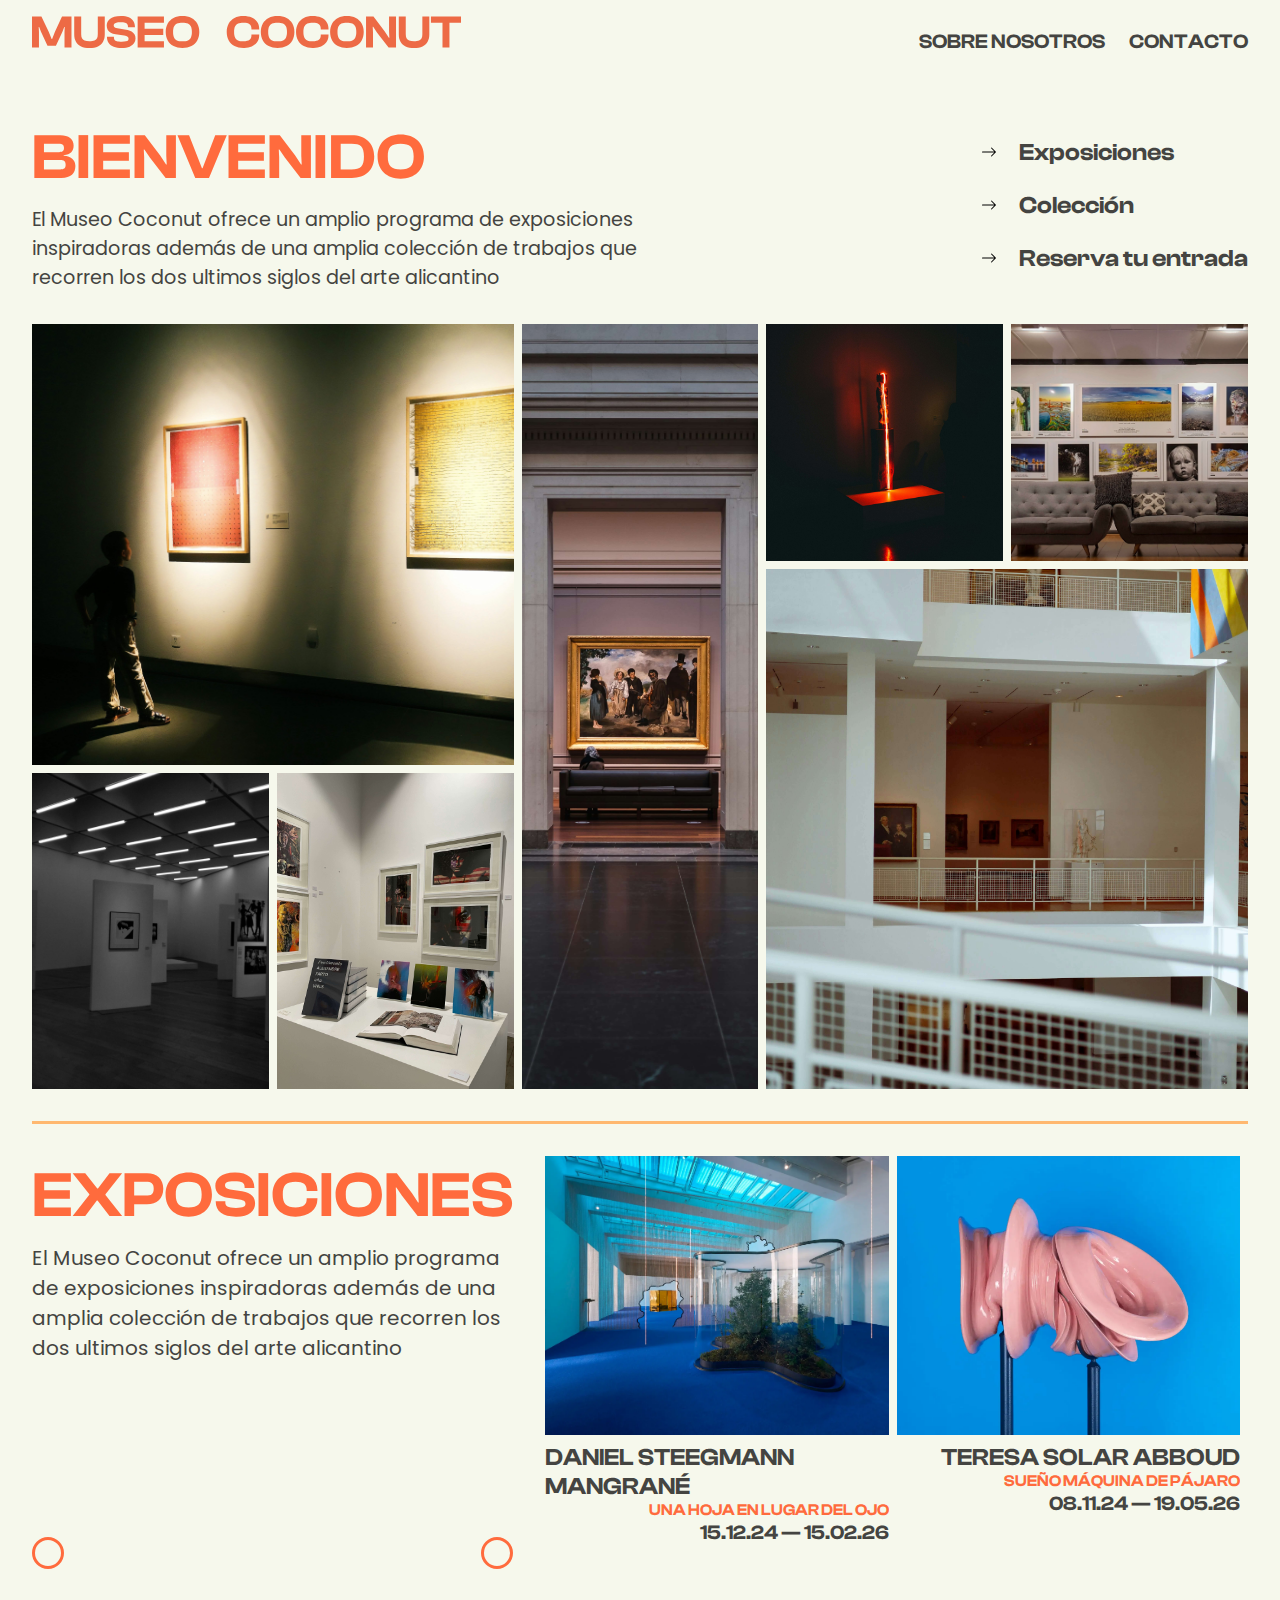
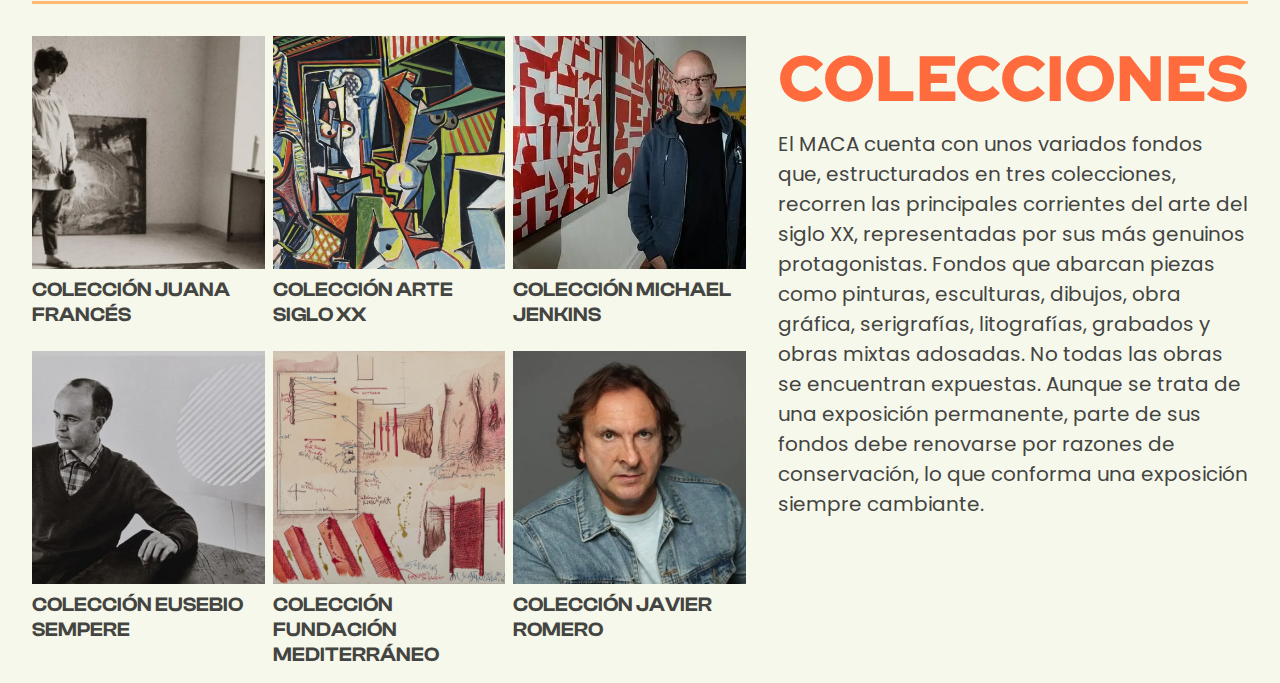
<file: index.html>
<!DOCTYPE html>
<html lang="es">
<head>
    <meta charset="UTF-8">
    <meta name="viewport" content="width=device-width, initial-scale=1.0">
    <title>Inicio</title>
    <link rel="stylesheet" href="../css/styles.css">
    <script src="../js/hamburguesa.js" defer></script>

    <link rel="preconnect" href="https://fonts.googleapis.com">
    <link rel="preconnect" href="https://fonts.gstatic.com" crossorigin>
    <link href="https://fonts.googleapis.com/css2?family=Akshar:wght@300..700&display=swap" rel="stylesheet">
</head>
<body>
    <header class="header2">
        <a href="index.html" class="header2__logo" title="Inicio">
            <picture>
                <source srcset="../imagenes-pre/logo-naranja.svg" type="image/webp">
                <img src="../imagenes-pre/logo-naranja.svg" alt="Logo Museo Coconut" class="header2__img">
            </picture>
        </a>
        <button class="header2__hamburguesa" aria-label="Abrir menú" title="Menú hamburguesa">
            ☰
        </button>
        <nav class="header2__movil">
            <button class="header2__movil-cerrar" aria-label="Cerrar menú" title="Cerrar">✖</button>

            <a href="about.html" class="header__movil-enlace" title="Sobre Museo Coconut">SOBRE NOSOTROS</a>
            <a href="contacto.html" class="header__movil-enlace" title="Contacto">CONTACTO</a>
        </nav>
        <nav class="header2__menu">
            <a href="about.html" class="header__menu-enlace" title="Sobre Museo Coconut">SOBRE NOSOTROS</a>
            <a href="contacto.html" class="header__menu-enlace" title="Contacto">CONTACTO</a>
        </nav>
    </header>
    <main class="main">
        <!-- abro un section para la bienvenida a la página -->
        <section class="main__bienvenido">
            <div class="main__bienvenido-intro">
                <div class="main__bienvenido-izq">
                    <h2 class="main__bienvenido-titulo">BIENVENIDO</h2>
                    <p class="main__bienvenido-texto">El Museo Coconut ofrece un amplio programa de exposiciones inspiradoras además de una amplia colección de trabajos que recorren los dos ultimos siglos del arte alicantino</p>
                </div>
                <div class="main__bienvenido-dcha">
                    <a href="expo.html" class="main__bienvenido-enlace" title="Exposiciones"><span><img src="../FINAL/flechaderecha.svg" alt="" class="main__bienvenido-icono"></span>Exposiciones</a>
                    <a href="coleccion.html" class="main__bienvenido-enlace" title="Colección"><span><img src="../FINAL/flechaderecha.svg" alt="" class="main__bienvenido-icono"></span>Colección</a>
                    <a href="visita.html" class="main__bienvenido-enlace" title="Visita"><span><img src="../FINAL/flechaderecha.svg" alt="" class="main__bienvenido-icono"></span>Reserva tu entrada</a>
                </div>
            </div>
            <div class="main__bienvenido-grid">
                <!-- dejo alt vacío por tratarse de imágenes decorativas -->
               <img src="../FINAL/1.jpg" alt="" loading="lazy" class="main__bienvenido-item1">
               <img src="../FINAL/2.jpg" alt="" loading="lazy" class="main__bienvenido-item2">
               <img src="../FINAL/3.jpg" alt="" loading="lazy" class="main__bienvenido-item3">
               <img src="../FINAL/4.jpg" alt="" loading="lazy" class="main__bienvenido-item4">
               <img src="../FINAL/5.jpg" alt="" loading="lazy" class="main__bienvenido-item5">
               <img src="../FINAL/6.jpg" alt="" loading="lazy" class="main__bienvenido-item6">
               <img src="../FINAL/7.jpg" alt="" loading="lazy" class="main__bienvenido-item7"> 
            </div>
        </section>
        <section class="main__exposiciones">
            <!-- en esta sección irán las exposiciones actuales del museo -->
            <hr class="main__exposiciones-lineasup">
            <div class="main__exposiciones-slider">
                <div class="main__exposiciones-track">
                    <div class="main__exposiciones-cabecera">
                        <h1 class="main__exposiciones-titulo">EXPOSICIONES</h1>
                        <p class="main__exposiciones-texto">El Museo Coconut ofrece un amplio programa de exposiciones inspiradoras además de una amplia colección de trabajos que recorren los dos ultimos siglos del arte alicantino</p>
                        <div class="main__exposiciones-controlador">
                            <button class="main__exposiciones-esfera" title="Izquierda"></button>
                            <button class="main__exposiciones-esfera" title="Derecha"></button>
                        </div>
                    </div>
                    <div class="main__exposiciones-recorrer">
                        <figure class="main__exposiciones-item">
                            <picture>
                                <source srcset="expo-presente/webp/una-hoja.webp" type="image/webp">
                                <source srcset="expo-presente/jpg/una-hoja.jpg" type="image/jpg">
                                <img src="expo-presente/jpg/una-hoja.jpg" alt="Una hoja en lugar del ojo" loading="lazy" class="main__exposiciones-img">
                            </picture>
                            <figcaption class="main__exposiciones-pie">
                                <h2 class="main__exposiciones-pie1">DANIEL STEEGMANN MANGRANÉ</h2>
                                <h3 class="main__exposiciones-pie2">UNA HOJA EN LUGAR DEL OJO</h3>
                                <p class="main__exposiciones-fechas">15.12.24 — 15.02.26</p>
                            </figcaption>
                        </figure>
                        <figure class="main__exposiciones-item">
                            <picture>
                                <source srcset="expo-presente/webp/sueño.webp" type="image/webp">
                                <source srcset="expo-presente/jpg/sueño.jpg" type="image/jpg">
                                <img src="expo-presente/jpg/sueño.jpg" alt="Sueño máquina de pájaro" loading="lazy" class="main__exposiciones-img">
                            </picture>
                            <figcaption class="main__exposiciones-pie">
                                <h2 class="main__exposiciones-pie1">TERESA SOLAR ABBOUD</h2>
                                <h3 class="main__exposiciones-pie2">SUEÑO MÁQUINA DE PÁJARO</h3>
                                <p class="main__exposiciones-fechas">08.11.24 — 19.05.26</p>
                            </figcaption>
                        </figure>
                        <figure class="main__exposiciones-item">
                            <picture>
                                <source srcset="expo-presente/webp/mentira.webp" type="image/webp">
                                <source srcset="expo-presente/jpg/mentira.jpg" type="image/jpg">
                                <img src="expo-presente/jpg/mentira.jpg" alt="La gran mentira de la muerte" loading="lazy" class="main__exposiciones-img">
                            </picture>
                            <figcaption class="main__exposiciones-pie">
                                <h2 class="main__exposiciones-pie1">WU TSANG</h2>
                                <h3 class="main__exposiciones-pie2">LA GRAN MENTIRA DE LA MUERTE</h3>
                                <p class="main__exposiciones-fechas">15.01.25 — 15.02.26</p>
                            </figcaption>
                        </figure>     
                        <figure class="main__exposiciones-item">
                            <picture>
                                <source srcset="expo-presente/webp/contra.webp" type="image/webp">
                                <source srcset="expo-presente/jpg/contra.jpeg" type="image/jpg">
                                <img src="expo-presente/jpg/contra.jpeg" alt="[Contra]Panorama" loading="lazy" class="main__exposiciones-img">
                            </picture>
                            <figcaption class="main__exposiciones-pie">
                                <h2 class="main__exposiciones-pie1">MIQUEL COLL</h2>
                                <h3 class="main__exposiciones-pie2">[CONTRA]PANORAMA</h3>
                                <p class="main__exposiciones-fechas">08.04.25 — 15.09.26</p>
                            </figcaption>
                        </figure>            
                    </div>                
                </div>
            </div>
            <hr class="main__exposiciones-lineainf">
        </section>
        <section class="main__colecciones">
            <!-- por último un section para las colecciones permanentes del museo -->
            <div class="main__colecciones-galeria">
                <figure>
                    <picture>
                        <source srcset="colecciones/webp/juana-frances.webp" type="image/webp">
                        <source srcset="colecciones/jpg/juana-frances.jpg" type="image/jpg">
                        <img src="colecciones/jpg/juana-frances.jpg" alt="Juana Francés" loading="lazy" class="main__colecciones-img">
                    </picture>
                    <figcaption>
                        <h2 class="main__colecciones-titulo">COLECCIÓN JUANA FRANCÉS</h2>                        
                    </figcaption>
                </figure>
                <figure>
                    <picture>
                        <source srcset="colecciones/webp/siglo-xx.webp" type="image/webp">
                        <source srcset="colecciones/jpg/siglo-xx.jpg" type="image/jpg">
                        <img src="colecciones/jpg/siglo-xx.jpg" alt="Siglo XX" loading="lazy" class="main__colecciones-img">
                    </picture>
                    <figcaption>
                        <h2 class="main__colecciones-titulo">COLECCIÓN ARTE SIGLO XX</h2>
                    </figcaption>
                </figure>
                <figure>
                    <picture>
                        <source srcset="colecciones/webp/michael-jenkins.webp" type="image/webp">
                        <source srcset="colecciones/jpg/michael-jenkins.jpeg" type="image/jpg">
                        <img src="colecciones/jpg/michael-jenkins.jpeg" alt="Michael Jenkins" loading="lazy" class="main__colecciones-img">
                    </picture>
                    <figcaption>
                        <h2 class="main__colecciones-titulo">COLECCIÓN MICHAEL JENKINS</h2>
                    </figcaption>
                </figure>
                <figure>
                    <picture>
                        <source srcset="colecciones/webp/eusebio-sempere.webp" type="image/webp">
                        <source srcset="colecciones/jpg/eusebio-sempere.jpg" type="image/jpg">
                        <img src="colecciones/jpg/eusebio-sempere.jpg" alt="Eusebio Sempere" loading="lazy" class="main__colecciones-img">
                    </picture>
                    <figcaption>
                        <h2 class="main__colecciones-titulo">COLECCIÓN EUSEBIO SEMPERE</h2>
                    </figcaption>
                </figure>
                <figure>
                    <picture>
                        <source srcset="colecciones/webp/slide6.webp" type="image/webp">
                        <source srcset="colecciones/jpg/slide6.jpg" type="image/jpg">
                        <img src="colecciones/jpg/slide6.jpg" alt="Fundación Mediterráneo" loading="lazy" class="main__colecciones-img">
                    </picture>
                    <figcaption>
                        <h2 class="main__colecciones-titulo">COLECCIÓN FUNDACIÓN MEDITERRÁNEO</h2>
                    </figcaption>
                </figure>
                <figure>
                    <picture>
                        <source srcset="colecciones/webp/javier-romero.webp" type="image/webp">
                        <source srcset="colecciones/jpg/javier-romero.jpg" type="image/jpg">
                        <img src="colecciones/jpg/javier-romero.jpg" alt="Javier Romero" loading="lazy" class="main__colecciones-img">
                    </picture>
                    <figcaption>
                        <h2 class="main__colecciones-titulo">COLECCIÓN JAVIER ROMERO</h2>
                    </figcaption>
                </figure>

            </div>
            <div class="main__colecciones-info">
                <h1 class="main__colecciones-texto">COLECCIONES</h1>
                <p class="main__colecciones-subtexto">El MACA cuenta con unos variados fondos que, estructurados en tres colecciones, recorren las principales corrientes del arte del siglo XX, representadas por sus más genuinos protagonistas. Fondos que abarcan piezas como pinturas, esculturas, dibujos, obra gráfica, serigrafías, litografías, grabados y obras mixtas adosadas. No todas las obras se encuentran expuestas. Aunque se trata de una exposición permanente, parte de sus fondos debe renovarse por razones de conservación, lo que conforma una exposición siempre cambiante.</p>
            </div>
        </section>
    </main>    
    <script src="../js/carrusel.js"></script>
</body>
</html>
</file>
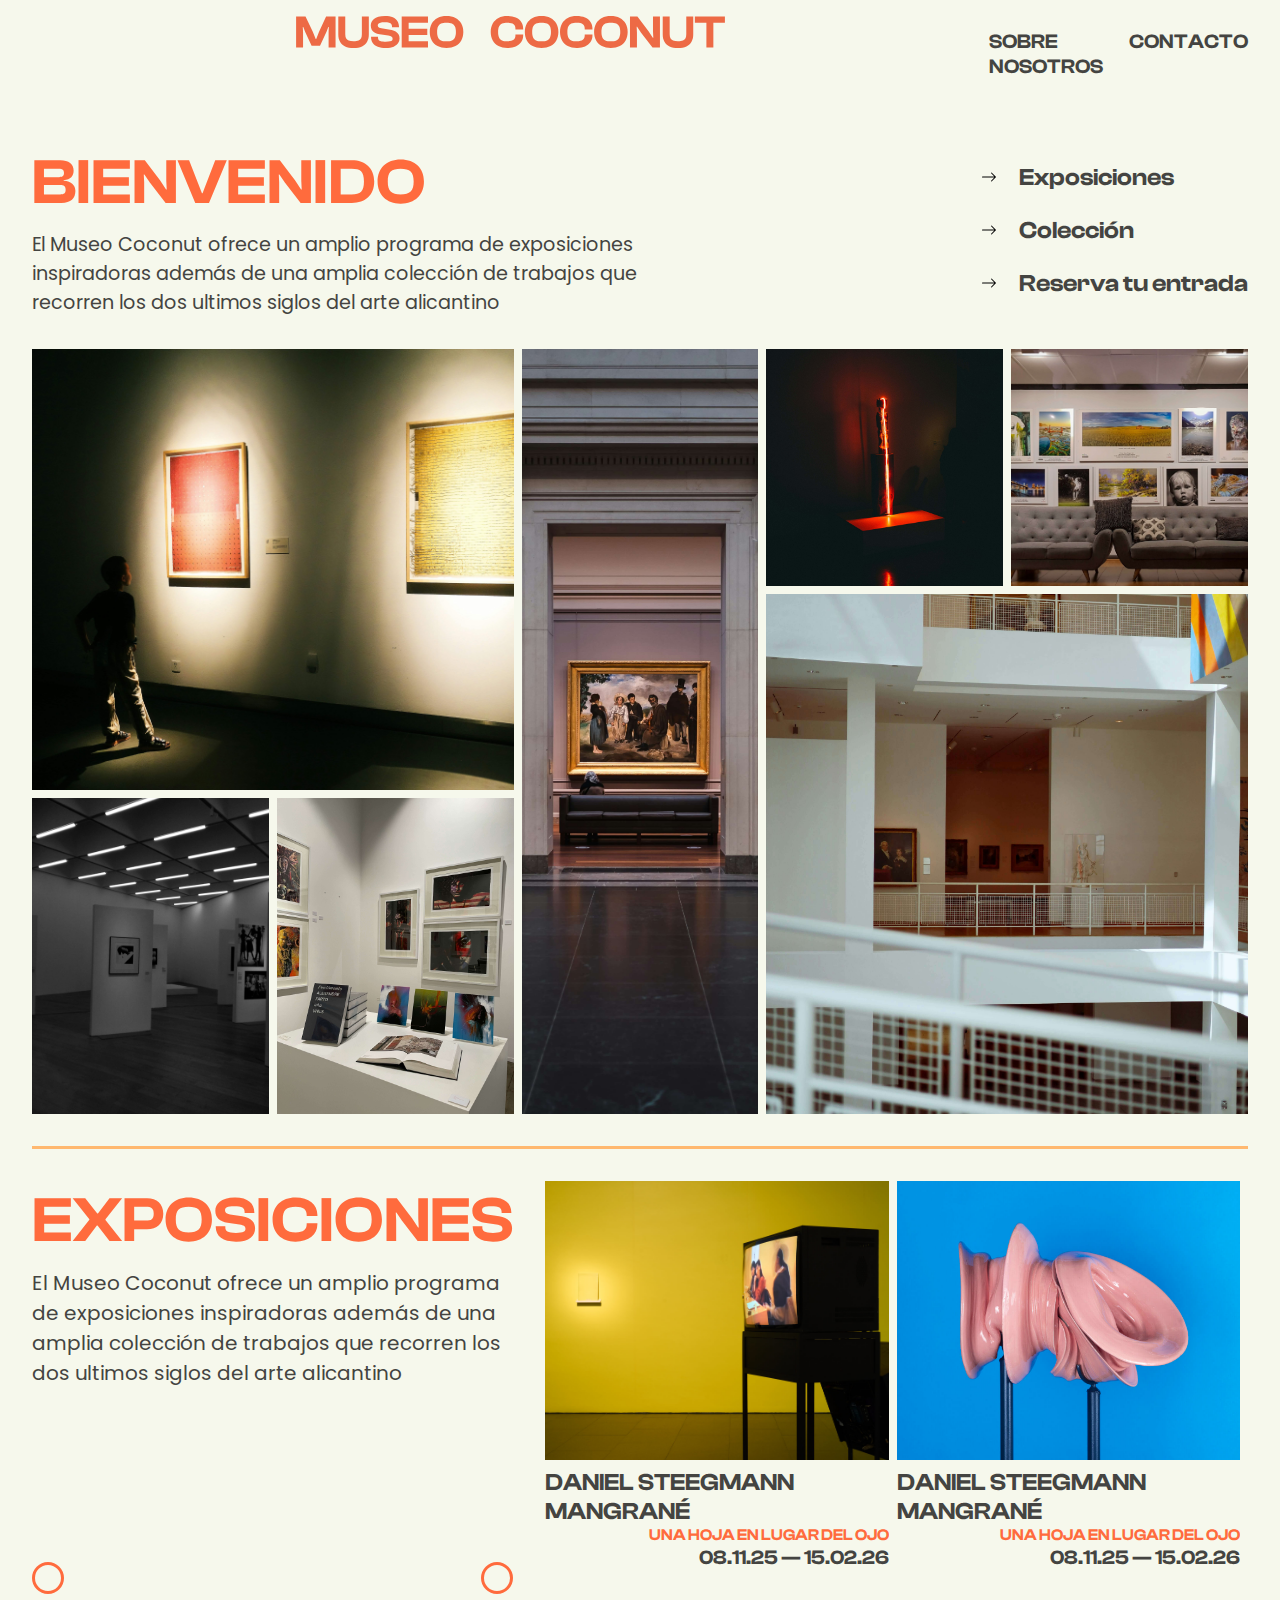
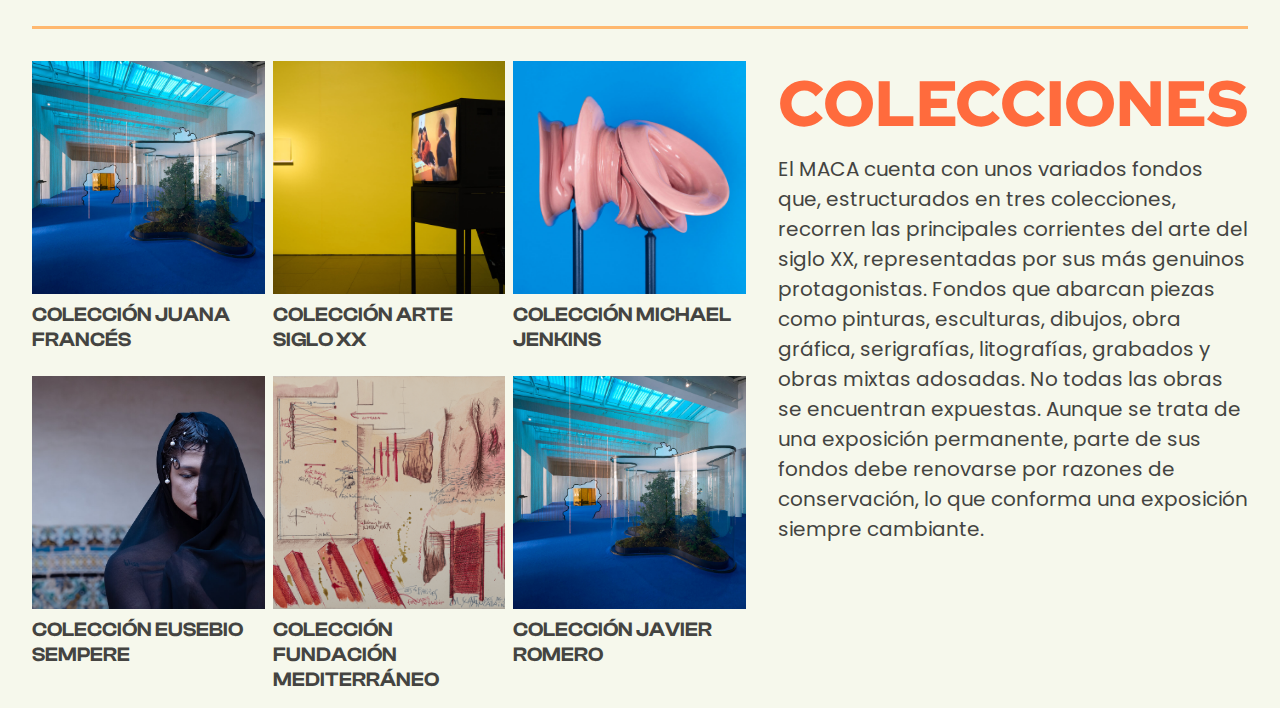
<file: html/index.html>
<!DOCTYPE html>
<html lang="es">
<head>
    <meta charset="UTF-8">
    <meta name="viewport" content="width=device-width, initial-scale=1.0">
    <title>Inicio</title>
    <link rel="stylesheet" href="../css/styles.css">

    <link rel="preconnect" href="https://fonts.googleapis.com">
    <link rel="preconnect" href="https://fonts.gstatic.com" crossorigin>
    <link href="https://fonts.googleapis.com/css2?family=Akshar:wght@300..700&display=swap" rel="stylesheet">
</head>
<body>
    <header class="header2">
        <img src="../imagenes-pre/logo-naranja.svg" alt="" class="header2__img">
        <nav class="header2__menu">
            <a href="../html/about.html" class="header__menu-enlace"><h1 class="header2__menu-item">SOBRE NOSOTROS</h1></a>
            <a href="../html/contacto.html" class="header__menu-enlace"><h1 class="header2__menu-item">CONTACTO</h1></a>
        </nav>
    </header>
    <main class="main">
        <section class="main__bienvenido">
            <div class="main__bienvenido-intro">
                <div class="main__bienvenido-izq">
                    <h2 class="main__bienvenido-titulo">BIENVENIDO</h2>
                    <p class="main__bienvenido-texto">El Museo Coconut ofrece un amplio programa de exposiciones inspiradoras además de una amplia colección de trabajos que recorren los dos ultimos siglos del arte alicantino</p>
                </div>
                <div class="main__bienvenido-dcha">
                    <a href="../html/expo.html" class="main__bienvenido-enlace"><span><img src="../FINAL/flechaderecha.svg" alt="" class="main__bienvenido-icono"></span><h1>Exposiciones</h1></a>
                    <a href="../html/coleccion.html" class="main__bienvenido-enlace"><span><img src="../FINAL/flechaderecha.svg" alt="" class="main__bienvenido-icono"></span><h1>Colección</h1></a>
                    <a href="../html/visita.html" class="main__bienvenido-enlace"><span><img src="../FINAL/flechaderecha.svg" alt="" class="main__bienvenido-icono"></span><h1>Reserva tu entrada</h1></a>
                </div>
            </div>
            <div class="main__bienvenido-grid">
               <img src="../FINAL/1.jpg" alt="" class="main__bienvenido-item1">
               <img src="../FINAL/2.jpg" alt="" class="main__bienvenido-item2">
               <img src="../FINAL/3.jpg" alt="" class="main__bienvenido-item3">
               <img src="../FINAL/4.jpg" alt="" class="main__bienvenido-item4">
               <img src="../FINAL/5.jpg" alt="" class="main__bienvenido-item5">
               <img src="../FINAL/6.jpg" alt="" class="main__bienvenido-item6">
               <img src="../FINAL/7.jpg" alt="" class="main__bienvenido-item7"> 
            </div>
        </section>
        <section class="main__exposiciones">
            <hr class="main__exposiciones-lineasup">
            <div class="main__exposiciones-slider">
                <div class="main__exposiciones-track">
                    <div class="main__exposiciones-cabecera">
                        <h1 class="main__exposiciones-titulo">EXPOSICIONES</h1>
                        <p class="main__exposiciones-texto">El Museo Coconut ofrece un amplio programa de exposiciones inspiradoras además de una amplia colección de trabajos que recorren los dos ultimos siglos del arte alicantino</p>
                        <div class="main__exposiciones-controlador">
                            <button class="main__exposiciones-esfera"></button>
                            <button class="main__exposiciones-esfera"></button>
                        </div>
                    </div>
                    <div class="main__exposiciones-recorrer">
                        <figure class="main__exposiciones-item">
                            <img src="../imagenes-final/slide3.jpeg" alt="" class="main__exposiciones-img">
                            <figcaption class="main__exposiciones-pie">
                                <h2 class="main__exposiciones-pie1">DANIEL STEEGMANN MANGRANÉ</h2>
                                <h3 class="main__exposiciones-pie2">UNA HOJA EN LUGAR DEL OJO</h3>
                                <p class="main__exposiciones-fechas">08.11.25 — 15.02.26</p>
                            </figcaption>
                        </figure>
                        <figure class="main__exposiciones-item">
                            <img src="../imagenes-final/slide4.jpg" alt="" class="main__exposiciones-img">
                            <figcaption class="main__exposiciones-pie">
                                <h2 class="main__exposiciones-pie1">DANIEL STEEGMANN MANGRANÉ</h2>
                                <h3 class="main__exposiciones-pie2">UNA HOJA EN LUGAR DEL OJO</h3>
                                <p class="main__exposiciones-fechas">08.11.25 — 15.02.26</p>
                            </figcaption>
                        </figure>
                        <figure class="main__exposiciones-item">
                            <img src="../imagenes-final/slide5.jpg" alt="" class="main__exposiciones-img">
                            <figcaption class="main__exposiciones-pie">
                                <h2 class="main__exposiciones-pie1">DANIEL STEEGMANN MANGRANÉ</h2>
                                <h3 class="main__exposiciones-pie2">UNA HOJA EN LUGAR DEL OJO</h3>
                                <p class="main__exposiciones-fechas">08.11.25 — 15.02.26</p>
                            </figcaption>
                        </figure>     
                        <figure class="main__exposiciones-item">
                            <img src="../imagenes-final/slide5.jpg" alt="" class="main__exposiciones-img">
                            <figcaption class="main__exposiciones-pie">
                                <h2 class="main__exposiciones-pie1">DANIEL STEEGMANN MANGRANÉ</h2>
                                <h3 class="main__exposiciones-pie2">UNA HOJA EN LUGAR DEL OJO</h3>
                                <p class="main__exposiciones-fechas">08.11.25 — 15.02.26</p>
                            </figcaption>
                        </figure>            
                    </div>                
                </div>
            </div>
            <hr class="main__exposiciones-lineainf">
        </section>
        <section class="main__colecciones">
            <div class="main__colecciones-galeria">
                <figure>
                    <img src="../imagenes-final/slide2.jpg" alt="" class="main__colecciones-img">
                    <figcaption>
                        <h2 class="main__colecciones-titulo">COLECCIÓN JUANA FRANCÉS</h2>                        
                    </figcaption>
                </figure>
                <figure>
                    <img src="../imagenes-final/slide3.jpeg" alt="" class="main__colecciones-img">
                    <figcaption>
                        <h2 class="main__colecciones-titulo">COLECCIÓN ARTE SIGLO XX</h2>
                    </figcaption>
                </figure>
                <figure>
                    <img src="../imagenes-final/slide4.jpg" alt="" class="main__colecciones-img">
                    <figcaption>
                        <h2 class="main__colecciones-titulo">COLECCIÓN MICHAEL JENKINS</h2>
                    </figcaption>
                </figure>
                <figure>
                    <img src="../imagenes-final/slide5.jpg" alt="" class="main__colecciones-img">
                    <figcaption>
                        <h2 class="main__colecciones-titulo">COLECCIÓN EUSEBIO SEMPERE</h2>
                    </figcaption>
                </figure>
                <figure>
                    <img src="../imagenes-final/slide6.png" alt="" class="main__colecciones-img">
                    <figcaption>
                        <h2 class="main__colecciones-titulo">COLECCIÓN FUNDACIÓN MEDITERRÁNEO</h2>
                    </figcaption>
                </figure>
                <figure>
                    <img src="../imagenes-final/slide2.jpg" alt="" class="main__colecciones-img">
                    <figcaption>
                        <h2 class="main__colecciones-titulo">COLECCIÓN JAVIER ROMERO</h2>
                    </figcaption>
                </figure>

            </div>
            <div class="main__colecciones-info">
                <h1 class="main__colecciones-texto">COLECCIONES</h1>
                <p class="main__colecciones-subtexto">El MACA cuenta con unos variados fondos que, estructurados en tres colecciones, recorren las principales corrientes del arte del siglo XX, representadas por sus más genuinos protagonistas. Fondos que abarcan piezas como pinturas, esculturas, dibujos, obra gráfica, serigrafías, litografías, grabados y obras mixtas adosadas. No todas las obras se encuentran expuestas. Aunque se trata de una exposición permanente, parte de sus fondos debe renovarse por razones de conservación, lo que conforma una exposición siempre cambiante.</p>
                <a href="" class="main__colecciones-boton"></a>  <!-- button o a???? -->
            </div>
        </section>
    </main>    
</body>
</html>
</file>
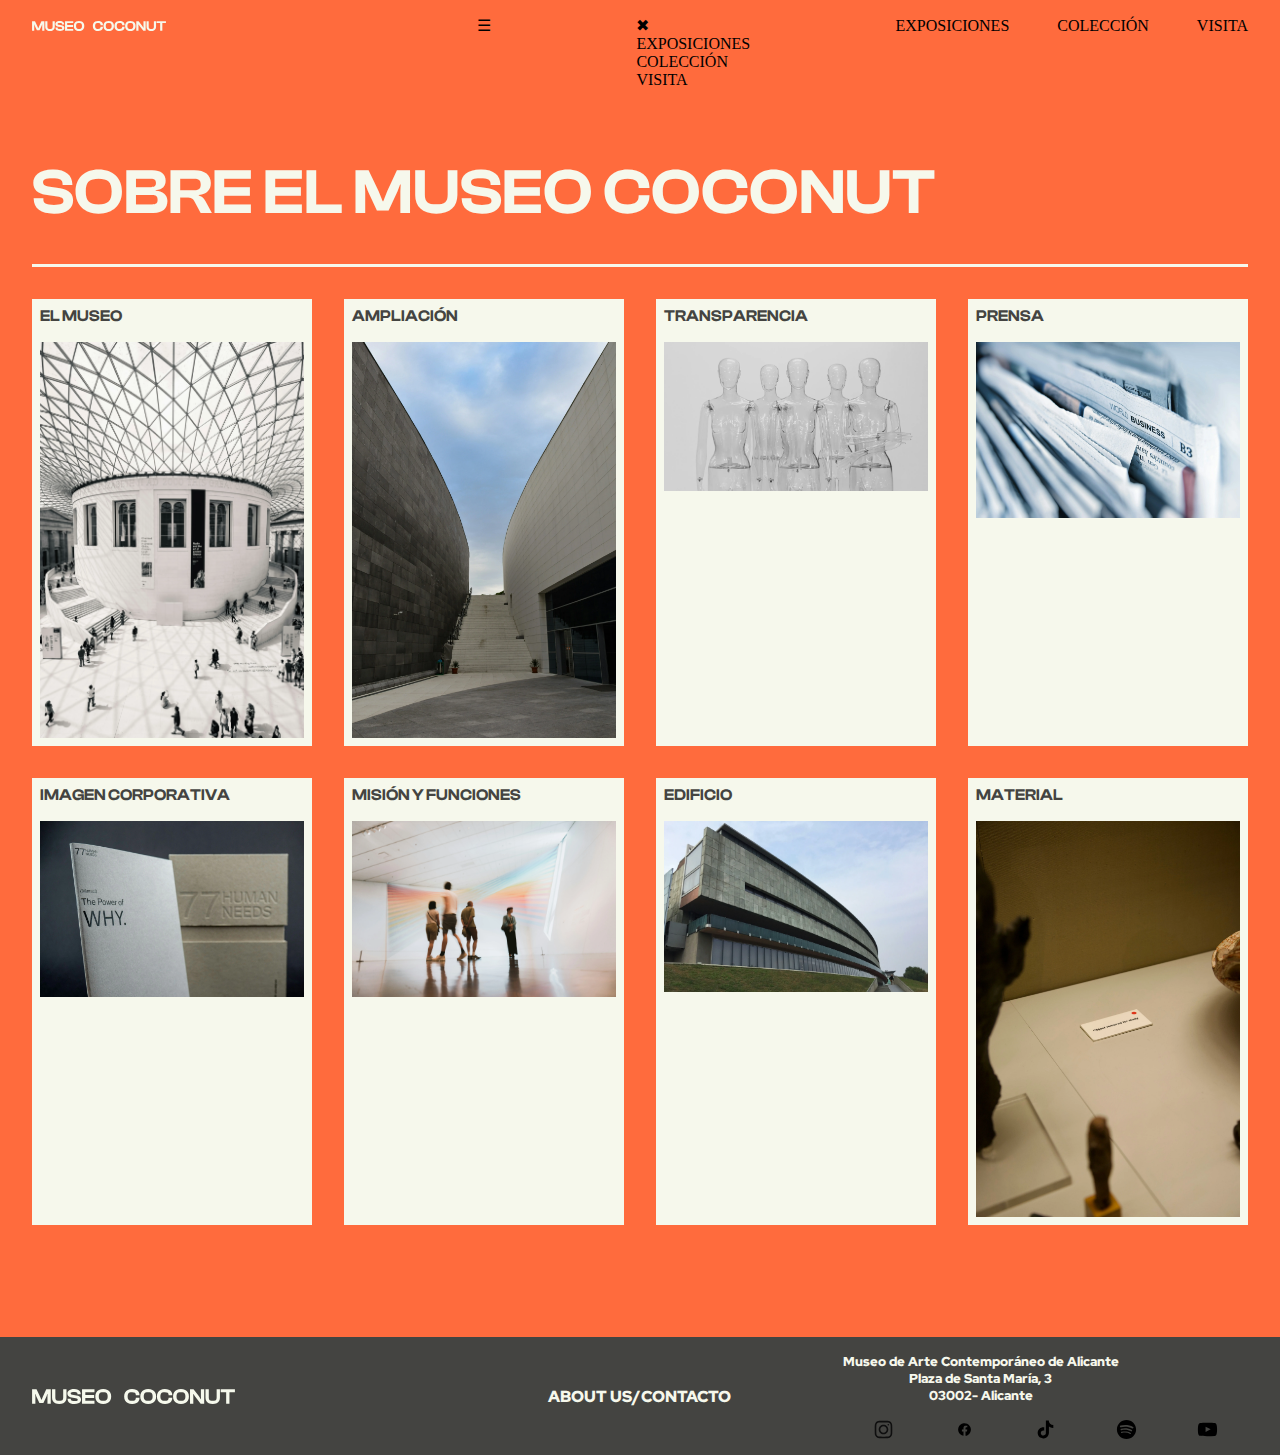
<file: about.html>
<!DOCTYPE html>
<html lang="es">
<head>
    <meta charset="UTF-8">
    <meta name="viewport" content="width=device-width, initial-scale=1.0">
    <title>Sobre Nosotros</title>
    <link rel="stylesheet" href="../css/styles3.css">
    <script src="../js/hamburguesa.js" defer></script>
</head>
<body>
    <header class="header2">
        <a href="index.html" class="header2__logo" title="Inicio">
            <picture>
                <source srcset="../imagenes-pre/logo-blanca.svg" type="image/webp">
                <img src="../imagenes-pre/logo-blanca.svg" alt="Logo Museo Coconut" class="header2__img">
            </picture>
        </a>
        <button class="header2__hamburguesa" aria-label="Abrir menú" title="Menú hamburguesa">
            ☰
        </button>
        <nav class="header2__movil">
            <button class="header2__movil-cerrar" aria-label="Cerrar menú" title="Cerrar">✖</button>

            <a href="expo.html" class="header__movil-enlace" title="Exposiciones">EXPOSICIONES</a>
            <a href="coleccion.html" class="header__movil-enlace" title="Colección">COLECCIÓN</a>
            <a href="visita.html" class="header__movil-enlace" title="Visita">VISITA</a>
        </nav>
        <nav class="header2__menu">
            <a href="expo.html" class="header__menu-enlace" title="Exposiciones">EXPOSICIONES</a>
            <a href="coleccion.html" class="header__menu-enlace" title="Colección">COLECCIÓN</a>
            <a href="visita.html" class="header__menu-enlace" title="Visita">VISITA</a>
        </nav>
    </header>
    <main class="main__about">
        <div class="main__about-intro">
            <h1 class="main__about-titulo">SOBRE EL  MUSEO COCONUT</h1>
        </div>
        <hr class="main__about-linea">
        <div class="main__about-grid">
            <div class="main__about-item">
                <figure>
                    <figcaption class="main__about-tit">EL MUSEO</figcaption>
                    <picture>
                        <source srcset="about/webp/museo.webp" type="image/webp">
                        <source srcset="about/jpg/museo.jpg" type="image/jpg">
                        <img src="about/jpg/museo.jpg" alt="Sobre el Museo" class="main__about-img" loading="lazy">
                    </picture>
                </figure>
            </div>
            <div class="main__about-item">
                <figure>
                    <figcaption class="main__about-tit">AMPLIACIÓN</figcaption>
                    <picture>
                        <source srcset="about/webp/ampliacion.webp" type="image/webp">
                        <source srcset="about/jpg/ampliacion.jpg" type="image/jpg">
                        <img src="about/jpg/ampliacion.jpg" alt="Sobre la ampliación" class="main__about-img" loading="lazy">
                    </picture>
                </figure>
            </div>
            <div class="main__about-item"> 
                <figure>
                    <figcaption class="main__about-tit">TRANSPARENCIA</figcaption>
                    <picture>
                        <source srcset="about/webp/transparencia.webp" type="image/webp">
                        <source srcset="about/jpg/transparencia.jpg" type="image/jpg">
                        <img src="about/jpg/transparencia.jpg" alt="Sobre la transparencia" class="main__about-img" loading="lazy">
                    </picture>
                </figure>
            </div>
            <div class="main__about-item">
                <figure>
                    <figcaption class="main__about-tit">PRENSA</figcaption>
                    <picture>
                        <source srcset="about/webp/prensa.webp" type="image/webp">
                        <source srcset="about/jpg/prensa.jpg" type="image/jpg">
                        <img src="about/jpg/prensa.jpg" alt="Sobre la prensa" class="main__about-img" loading="lazy">
                    </picture>
                </figure>
            </div>
            <div class="main__about-item">
                <figure>
                    <figcaption class="main__about-tit">IMAGEN CORPORATIVA</figcaption>
                    <picture>
                        <source srcset="about/webp/corporativa.webp" type="image/webp">
                        <source srcset="about/jpg/corporativa.jpg" type="image/jpg">
                        <img src="about/jpg/corporativa.jpg" alt="Sobre la imagen corporativa" class="main__about-img" loading="lazy">
                    </picture>
                </figure>
            </div>
            <div class="main__about-item">
                <figure>
                    <figcaption class="main__about-tit">MISIÓN Y FUNCIONES</figcaption>
                    <picture>
                        <source srcset="about/webp/mision.webp" type="image/webp">
                        <source srcset="about/jpg/mision.jpg" type="image/jpg">
                        <img src="about/jpg/mision.jpg" alt="Sobre nuestra misión y funciones" class="main__about-img" loading="lazy">
                    </picture>
                </figure>
            </div>
            <div class="main__about-item">
                <figure>
                    <figcaption class="main__about-tit">EDIFICIO</figcaption>
                    <picture>
                        <source srcset="about/webp/edificio.webp" type="image/webp">
                        <source srcset="about/jpg/edificio.jpg" type="image/jpg">
                        <img src="about/jpg/edificio.jpg" alt="Sobre nuestro edificio" class="main__about-img" loading="lazy">
                    </picture>
                </figure>
            </div>
            <div class="main__about-item">
                <figure>
                    <figcaption class="main__about-tit">MATERIAL</figcaption>
                    <picture>
                        <source srcset="about/webp/material.webp" type="image/webp">
                        <source srcset="about/jpg/material.jpg" type="image/jpg">
                        <img src="about/jpg/material.jpg" alt="Sobre nuestro material" class="main__about-img" loading="lazy">
                    </picture>
                </figure>
            </div>
        </div>
    </main>
    <footer class="footer">
        <div class="footer__logo">
            <a href="index.html" class="footer__logo-link" title="Inicio">
                <img src="../imagenes-pre/logo-blanca.svg" alt="logo" class="footer__logo-img">
            </a>
        </div>
        <div class="footer__menu-container">
            <nav>
                <ul class="footer__menu">
                    <li>
                        <a href="about.html" title="Sobre Museo Coconut">ABOUT US</a>
                    </li>
                    <li>/</li>
                    <li>
                        <a href="contacto.html" title="Contacto">CONTACTO</a>
                    </li>
                </ul>
            </nav>
        </div>
        <div class="footer__social">
            <div class="footer__direccion">
                <p class="footer__direccion-texto">
                    Museo de Arte Contemporáneo de Alicante
                    <br>
                    Plaza de Santa María, 3
                    <br>
                    03002- Alicante
                </p>
            </div>
            <div class="footer__media">
                <img src="../imagenes-pre/instagram-svgrepo-com.svg" alt="Instagram" class="footer__media-img">
                <img src="../imagenes-pre/facebook-svgrepo-com.svg" alt="Facebook" class="footer__media-img">
                <img src="../imagenes-pre/tiktok-svgrepo-com.svg" alt="TikTok" class="footer__media-img">
                <img src="../imagenes-pre/spotify-162-svgrepo-com.svg" alt="Spotify" class="footer__media-img">
                <img src="../imagenes-pre/youtube-168-svgrepo-com.svg" alt="Youtube" class="footer__media-img">
            </div>
        </div>


    </footer>
</body>
</html>
</file>
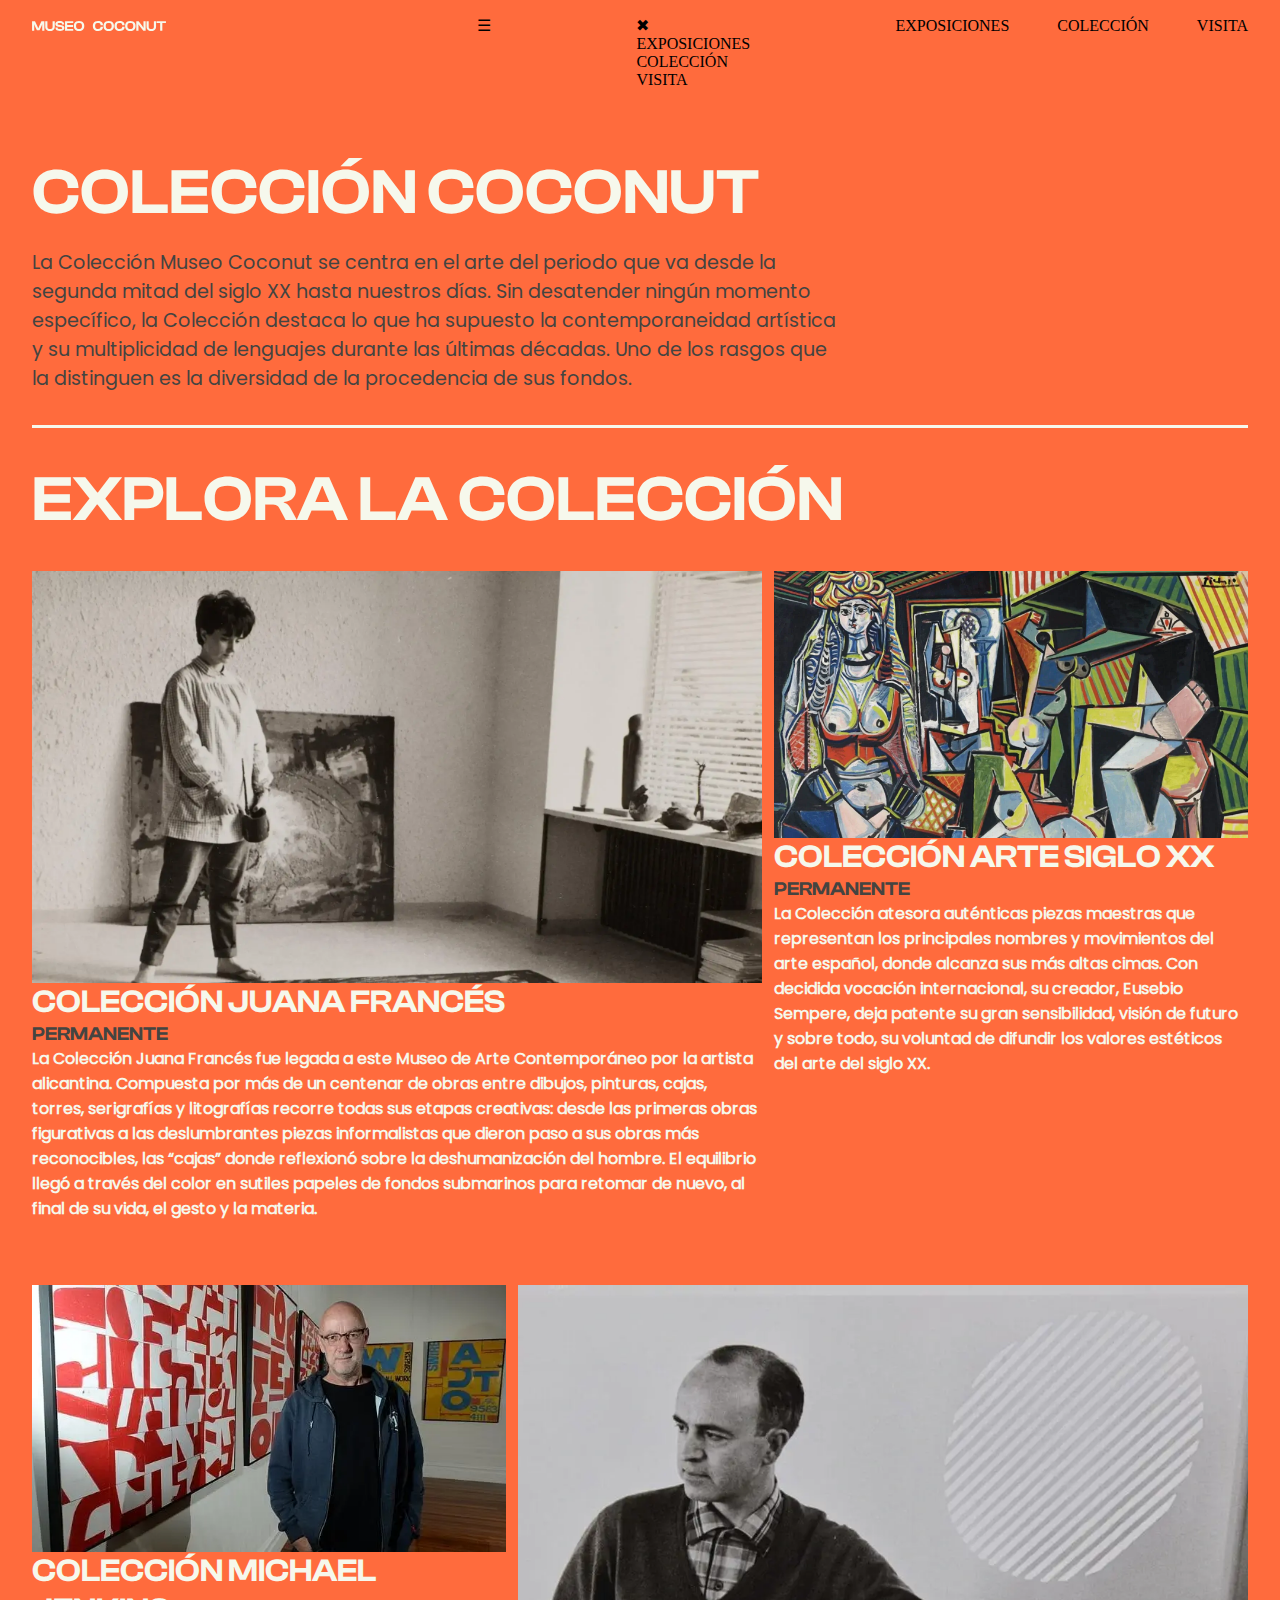
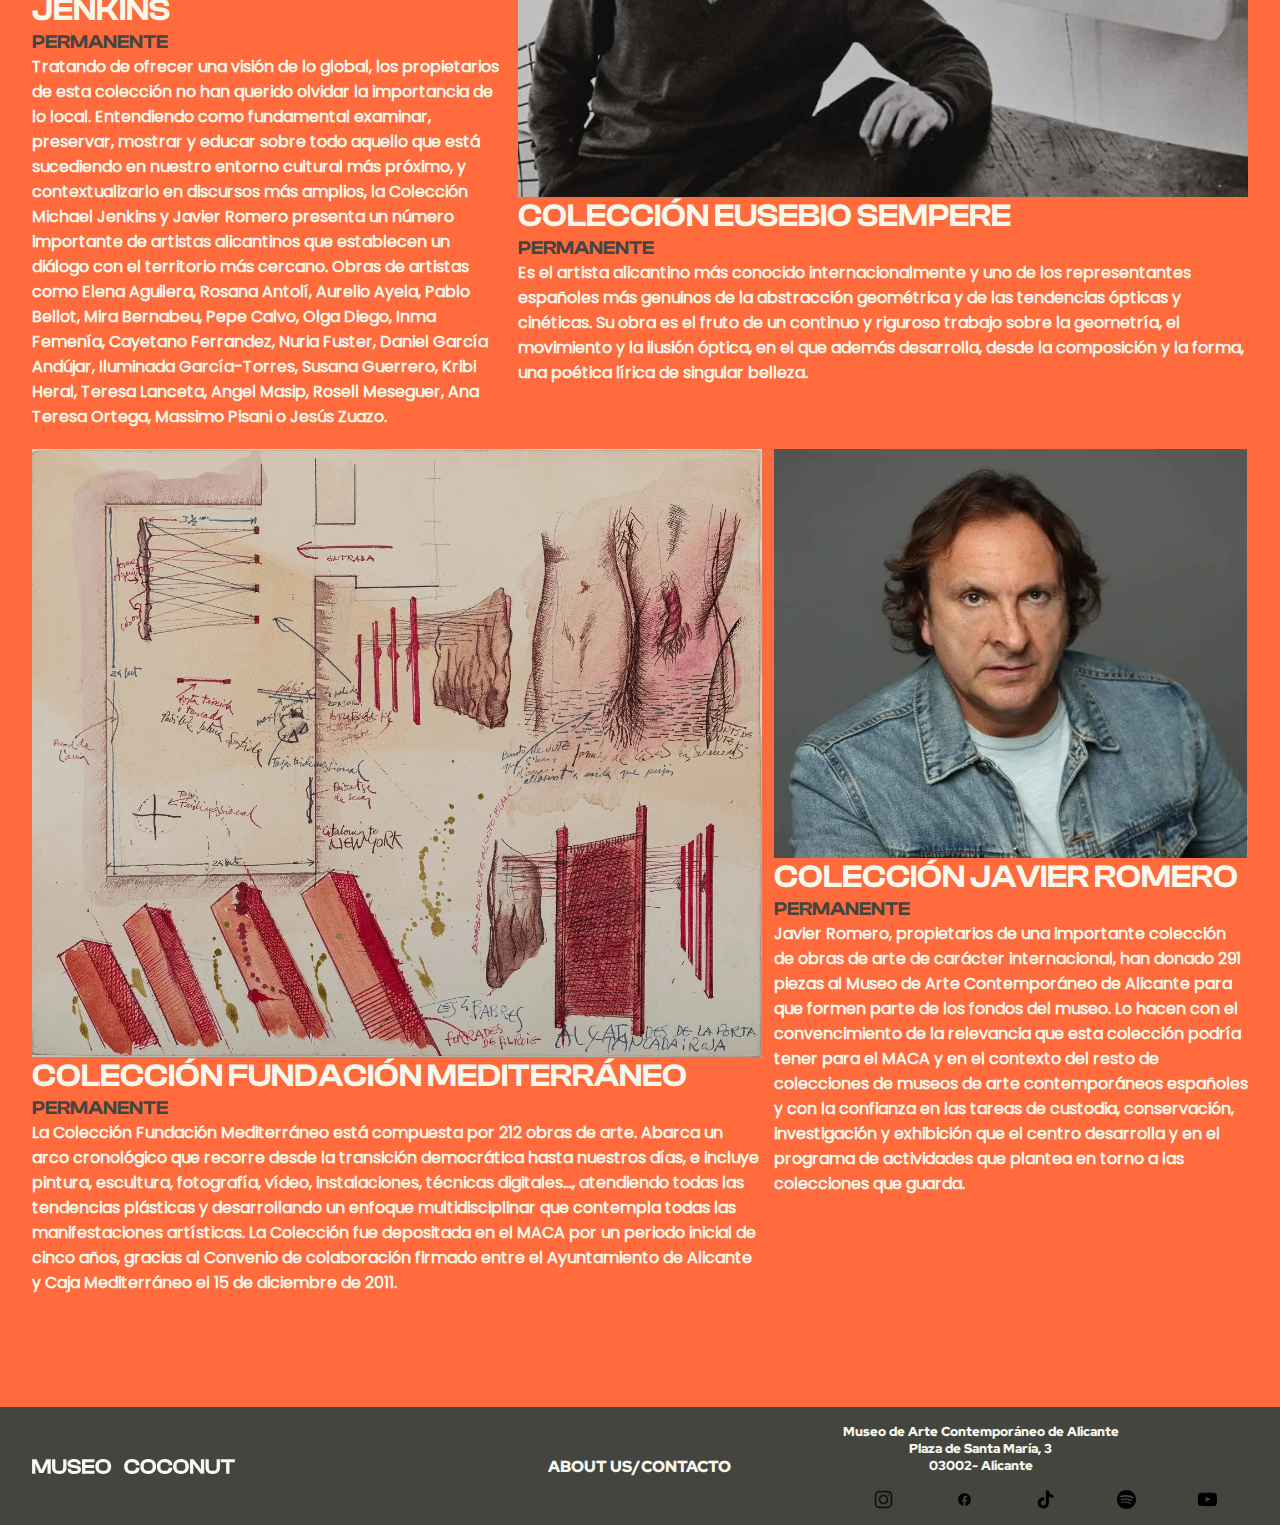
<file: coleccion.html>
<!DOCTYPE html>
<html lang="es">
<head>
    <meta charset="UTF-8">
    <meta name="viewport" content="width=device-width, initial-scale=1.0">
    <title>Colección</title>
    <link rel="stylesheet" href="../css/styles4.css">
    <script src="../js/hamburguesa.js" defer></script>
</head>
<body>
    <header class="header2">
        <a href="index.html" class="header2__logo" title="Inicio">
            <picture>
                <source srcset="../imagenes-pre/logo-blanca.svg" type="image/webp">
                <img src="../imagenes-pre/logo-blanca.svg" alt="Logo Museo Coconut" class="header2__img">
            </picture>
        </a>
        <button class="header2__hamburguesa" aria-label="Abrir menú" title="Menú hamburguesa">
            ☰
        </button>
        <nav class="header2__movil">
            <button class="header2__movil-cerrar" aria-label="Cerrar menú" title="Cerrar">✖</button>

            <a href="expo.html" class="header__movil-enlace" title="Exposiciones">EXPOSICIONES</a>
            <a href="coleccion.html" class="header__movil-enlace" title="Colección">COLECCIÓN</a>
            <a href="visita.html" class="header__movil-enlace" title="Visita">VISITA</a>
        </nav>
        <nav class="header2__menu">
            <a href="expo.html" class="header__menu-enlace" title="Exposiciones">EXPOSICIONES</a>
            <a href="coleccion.html" class="header__menu-enlace" title="Colección">COLECCIÓN</a>
            <a href="visita.html" class="header__menu-enlace" title="Visita">VISITA</a>
        </nav>
    </header>
    <main class="main__colec">
        <section class="main__colec-intro">
            <div class="main__colec-titulo">
                <h1 class="main__titulo">COLECCIÓN COCONUT</h1>
            </div>
            <div class="main__colec-contenido">
                <p class="main__intro">La Colección Museo Coconut se centra en el arte del periodo que va desde la segunda mitad del siglo XX hasta nuestros días. Sin desatender ningún momento específico, la Colección destaca lo que ha supuesto la contemporaneidad artística y su multiplicidad de lenguajes durante las últimas décadas. Uno de los rasgos que la distinguen es la diversidad de la procedencia de sus fondos.</p>
            </div>
        </section>
        <section class="main__gal">
            <hr class="main__exposiciones-lineasup">
            <div class="main__gal-intro">
                <h2 class="main__gal-titulo"> EXPLORA LA COLECCIÓN</h2>
            </div>
            <div class="main__gal-galeria">
                <div class="a">
                    <div class="b">
                        <picture>
                            <source srcset="colecciones/webp/juana-frances.webp" type="image/webp">
                            <source srcset="colecciones/jpg/juana-frances.jpg" type="image/jpg">
                            <img src="colecciones/jpg/juana-frances.jpg" alt="Juana Francés" loading="lazy" class="b1">
                        </picture>
                    </div>
                    <div class="c">
                        <h2 class="c1">COLECCIÓN JUANA FRANCÉS</h2>
                        <h2 class="c2">PERMANENTE</h2>
                        <p class="c3">La Colección Juana Francés fue legada a este Museo de Arte Contemporáneo por la artista alicantina. Compuesta por más de un centenar de obras entre dibujos, pinturas, cajas, torres, serigrafías y litografías recorre todas sus etapas creativas: desde las primeras obras figurativas a las deslumbrantes piezas informalistas que dieron paso a sus obras más reconocibles, las “cajas” donde reflexionó sobre la deshumanización del hombre. El equilibrio llegó a través del color en sutiles papeles de fondos submarinos para retomar de nuevo, al final de su vida, el gesto y la materia. </p>
                    </div>
                </div>
                <div class="a1">
                    <div class="b">
                        <picture>
                            <source srcset="colecciones/webp/siglo-xx.webp" type="image/webp">
                            <source srcset="colecciones/jpg/siglo-xx.jpg" type="image/jpg">
                            <img src="colecciones/jpg/siglo-xx.jpg" alt="Siglo XX" loading="lazy" class="b1">
                        </picture>
                    </div>
                    <div class="c">
                        <h2 class="c1">COLECCIÓN ARTE SIGLO XX</h2>
                        <h2 class="c2">PERMANENTE</h2>
                        <p class="c3">La Colección atesora auténticas piezas maestras que representan los principales nombres y movimientos del arte español, donde alcanza sus más altas cimas. Con decidida vocación internacional, su creador, Eusebio Sempere, deja patente su gran sensibilidad, visión de futuro y sobre todo, su voluntad de difundir los valores estéticos del arte del siglo XX.</p>
                    </div>
                </div>
                <div class="a1">
                    <div class="b">
                        <picture>
                            <source srcset="colecciones/webp/michael-jenkins.webp" type="image/webp">
                            <source srcset="colecciones/jpg/michael-jenkins.jpeg" type="image/jpg">
                            <img src="colecciones/jpg/michael-jenkins.jpeg" alt="Michael Jenkins" loading="lazy" class="b1">
                        </picture>
                    </div>
                    <div class="c">
                        <h2 class="c1">COLECCIÓN MICHAEL JENKINS</h2>
                        <h2 class="c2">PERMANENTE</h2>
                        <p class="c3">Tratando de ofrecer una visión de lo global, los propietarios de esta colección no han querido olvidar la importancia de lo local. Entendiendo como fundamental examinar, preservar, mostrar y educar sobre todo aquello que está sucediendo en nuestro entorno cultural más próximo, y contextualizarlo en discursos más amplios, la Colección Michael Jenkins y Javier Romero presenta un número importante de artistas alicantinos que establecen un diálogo con el territorio más cercano. Obras de artistas como Elena Aguilera, Rosana Antolí, Aurelio Ayela, Pablo Bellot, Mira Bernabeu, Pepe Calvo, Olga Diego, Inma Femenía, Cayetano Ferrandez, Nuria Fuster, Daniel García Andújar, Iluminada García-Torres, Susana Guerrero, Kribi Heral, Teresa Lanceta, Angel Masip, Rosell Meseguer, Ana Teresa Ortega, Massimo Pisani o Jesús Zuazo.</p>
                    </div>
                </div>
                <div class="a">
                    <div class="b">
                        <picture>
                            <source srcset="colecciones/webp/eusebio-sempere.webp" type="image/webp">
                            <source srcset="colecciones/jpg/eusebio-sempere.jpg" type="image/jpg">
                            <img src="colecciones/jpg/eusebio-sempere.jpg" alt="Eusebio Sempere" loading="lazy" class="b1">
                        </picture>
                    </div>
                    <div class="c">
                        <h2 class="c1">COLECCIÓN EUSEBIO SEMPERE</h2>
                        <h2 class="c2">PERMANENTE</h2>
                        <p class="c3">Es el artista alicantino más conocido internacionalmente y uno de los representantes españoles más genuinos de la abstracción geométrica y de las tendencias ópticas y cinéticas. Su obra es el fruto de un continuo y riguroso trabajo sobre la geometría, el movimiento y la ilusión óptica, en el que además desarrolla, desde la composición y la forma, una poética lírica de singular belleza.</p>
                    </div>
                </div>
                <div class="a">
                    <div class="b">
                        <picture>
                            <source srcset="colecciones/webp/slide6.webp" type="image/webp">
                            <source srcset="colecciones/jpg/slide6.jpg" type="image/jpg">
                            <img src="colecciones/jpg/slide6.jpg" alt="Fundación Mediterráneo" loading="lazy" class="b1">
                        </picture>
                    </div>
                    <div class="c">
                        <h2 class="c1">COLECCIÓN FUNDACIÓN MEDITERRÁNEO</h2>
                        <h2 class="c2">PERMANENTE</h2>
                        <p class="c3">La Colección Fundación Mediterráneo está compuesta por 212 obras de arte. Abarca un arco cronológico que recorre desde la transición democrática hasta nuestros días, e incluye pintura, escultura, fotografía, vídeo, instalaciones, técnicas digitales…, atendiendo todas las tendencias plásticas y desarrollando un enfoque multidisciplinar que contempla todas las manifestaciones artísticas. La Colección fue depositada en el MACA por un periodo inicial de cinco años, gracias al Convenio de colaboración firmado entre el Ayuntamiento de Alicante y Caja Mediterráneo el 15 de diciembre de 2011.</p>
                    </div>
                </div>
                <div class="a1">
                    <div class="b">
                        <picture>
                            <source srcset="colecciones/webp/javier-romero.webp" type="image/webp">
                            <source srcset="colecciones/jpg/javier-romero.jpg" type="image/jpg">
                            <img src="colecciones/jpg/javier-romero.jpg" alt="Javier Romero" loading="lazy" class="b1">
                        </picture>
                    </div>
                    <div class="c">
                        <h2 class="c1">COLECCIÓN JAVIER ROMERO</h2>
                        <h2 class="c2">PERMANENTE</h2>
                        <p class="c3">Javier Romero, propietarios de una importante colección de obras de arte de carácter internacional, han donado 291 piezas al Museo de Arte Contemporáneo de Alicante para que formen parte de los fondos del museo. Lo hacen con el convencimiento de la relevancia que esta colección podría tener para el MACA y en el contexto del resto de colecciones de museos de arte contemporáneos españoles y con la confianza en las tareas de custodia, conservación, investigación y exhibición que el centro desarrolla y en el programa de actividades que plantea en torno a las colecciones que guarda.</p>
                    </div>
                </div>
            </div>
        </section>
    </main>
    <footer class="footer">
        <div class="footer__logo">
            <a href="index.html" class="footer__logo-link" title="Inicio">
                <img src="../imagenes-pre/logo-blanca.svg" alt="logo" class="footer__logo-img">
            </a>
        </div>
        <div class="footer__menu-container">
            <nav>
                <ul class="footer__menu">
                    <li>
                        <a href="about.html" title="Sobre Museo Coconut">ABOUT US</a>
                    </li>
                    <li>/</li>
                    <li>
                        <a href="contacto.html" title="Contacto">CONTACTO</a>
                    </li>
                </ul>
            </nav>
        </div>
        <div class="footer__social">
            <div class="footer__direccion">
                <p class="footer__direccion-texto">
                    Museo de Arte Contemporáneo de Alicante
                    <br>
                    Plaza de Santa María, 3
                    <br>
                    03002- Alicante
                </p>
            </div>
            <div class="footer__media">
                <img src="../imagenes-pre/instagram-svgrepo-com.svg" alt="Instagram" class="footer__media-img">
                <img src="../imagenes-pre/facebook-svgrepo-com.svg" alt="Facebook" class="footer__media-img">
                <img src="../imagenes-pre/tiktok-svgrepo-com.svg" alt="TikTok" class="footer__media-img">
                <img src="../imagenes-pre/spotify-162-svgrepo-com.svg" alt="Spotify" class="footer__media-img">
                <img src="../imagenes-pre/youtube-168-svgrepo-com.svg" alt="Youtube" class="footer__media-img">
            </div>
        </div>


    </footer>
</body>
</html>
</file>
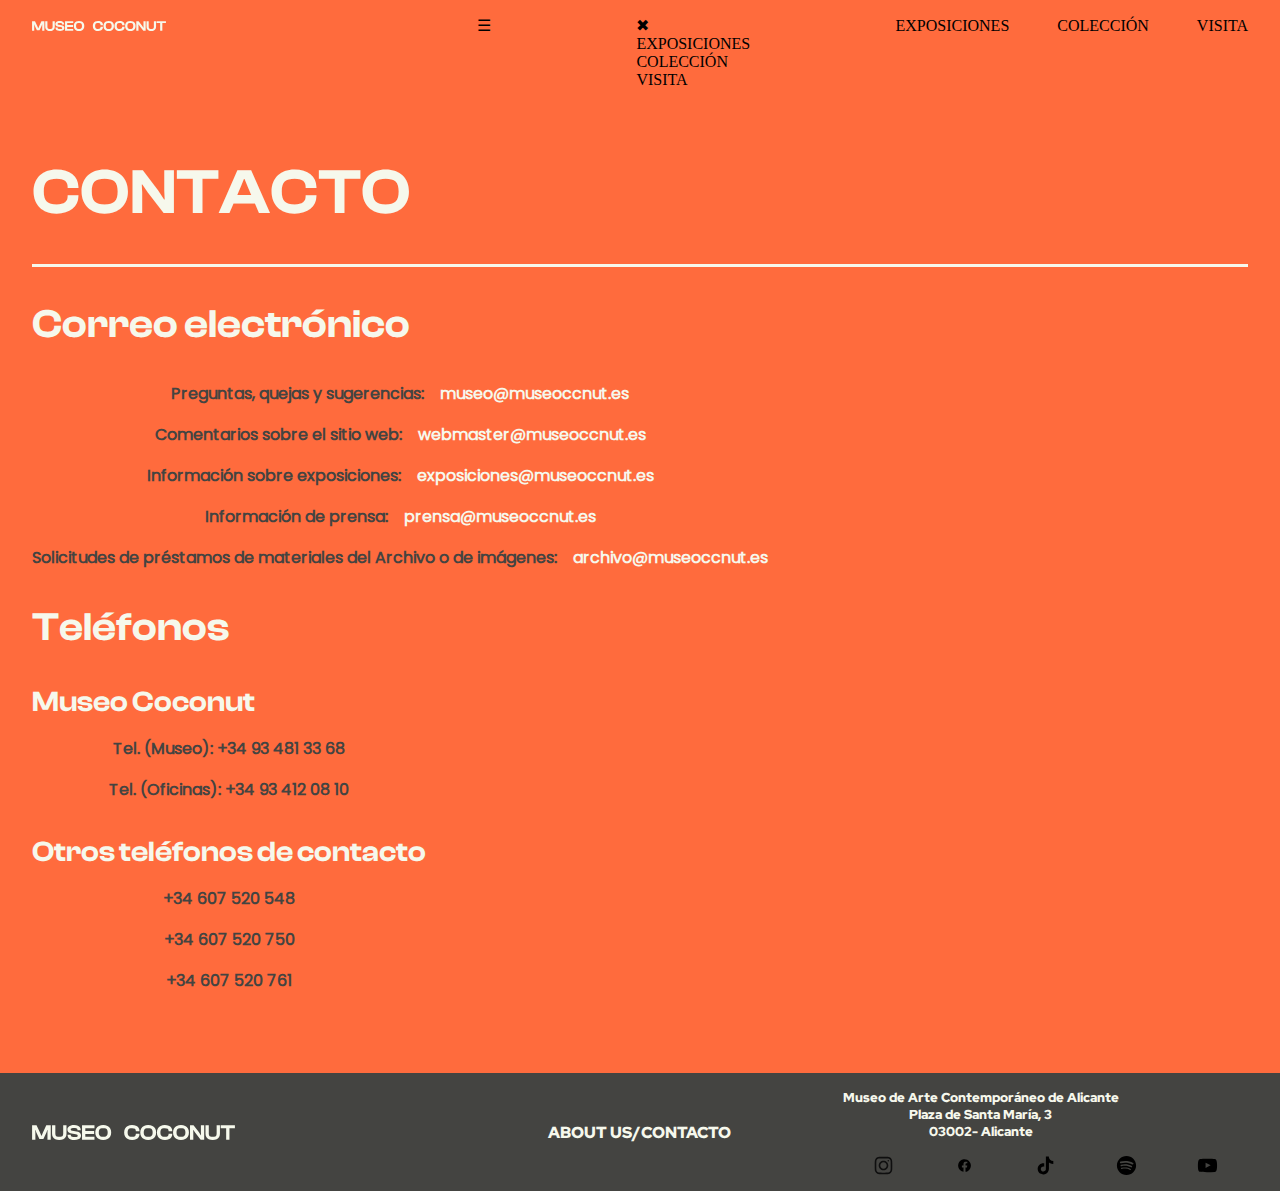
<file: contacto.html>
<!DOCTYPE html>
<html lang="es">
<head>
    <meta charset="UTF-8">
    <meta name="viewport" content="width=device-width, initial-scale=1.0">
    <title>Contacto</title>
    <link rel="stylesheet" href="../css/styles3.css">
    <script src="../js/hamburguesa.js" defer></script>
</head>
<body>
    <header class="header2">
        <a href="index.html" class="header2__logo" title="Inicio">
            <picture>
                <source srcset="../imagenes-pre/logo-blanca.svg" type="image/webp">
                <img src="../imagenes-pre/logo-blanca.svg" alt="Logo Museo Coconut" class="header2__img">
            </picture>
        </a>
        <button class="header2__hamburguesa" aria-label="Abrir menú" title="Menú hamburguesa">
            ☰
        </button>
        <nav class="header2__movil">
            <button class="header2__movil-cerrar" aria-label="Cerrar menú" title="Cerrar">✖</button>

            <a href="expo.html" class="header__movil-enlace" title="Exposiciones">EXPOSICIONES</a>
            <a href="coleccion.html" class="header__movil-enlace" title="Colección">COLECCIÓN</a>
            <a href="visita.html" class="header__movil-enlace" title="Visita">VISITA</a>
        </nav>
        <nav class="header2__menu">
            <a href="expo.html" class="header__menu-enlace" title="Exposiciones">EXPOSICIONES</a>
            <a href="coleccion.html" class="header__menu-enlace" title="Colección">COLECCIÓN</a>
            <a href="visita.html" class="header__menu-enlace" title="Visita">VISITA</a>
        </nav>
    </header>
    <main class="main__contacto">
        <div class="main__contacto-intro">
            <h1 class="main__contacto-titulo">CONTACTO</h1>
        </div>
        <hr class="main__contacto-linea">
        <div class="main__contacto-contenedor">
            <div class="main__contacto-correo">
                <h2 class="main__contacto-tit">Correo electrónico</h2>
                <ul class="main__contacto-lista">
                    <li class="main__contacto-item">
                        <strong>Preguntas, quejas y sugerencias:</strong>
                        <a href="" class="main__contacto-enlace" title="Correo museo">museo@museoccnut.es</a>
                    </li>
                    <li class="main__contacto-item">
                        <strong>Comentarios sobre el sitio web:</strong>
                        <a href="" class="main__contacto-enlace" title="Correo web">webmaster@museoccnut.es</a>
                    </li>
                    <li class="main__contacto-item">
                        <strong>Información sobre exposiciones:</strong>
                        <a href="" class="main__contacto-enlace" title="Correo expsiciones">exposiciones@museoccnut.es</a>
                    </li>
                    <li class="main__contacto-item">
                        <strong>Información de prensa:</strong>
                        <a href="" class="main__contacto-enlace" title="Correo prensa">prensa@museoccnut.es</a>
                    </li>
                    <li class="main__contacto-item">
                        <strong>Solicitudes de préstamos de materiales del Archivo o de imágenes:</strong>
                        <a href="" class="main__contacto-enlace" title="Correo archivo">archivo@museoccnut.es</a>
                    </li>
                </ul>
            </div>
            <div class="main__contacto-tfno">
                <h2 class="main__contacto-tit">Teléfonos</h2>
                <h3 class="main__contacto-subtit">Museo Coconut</h3>
                <ul class="main__contacto-lista">
                    <li class="main__contacto-tel">Tel. (Museo): +34 93 481 33 68</li>
                    <li class="main__contacto-tel">Tel. (Oficinas): +34 93 412 08 10</li>
                </ul>
                <h3 class="main__contacto-subtit">Otros teléfonos de contacto</h3>
                <ul class="main__contacto-lista">
                    <li class="main__contacto-tel">+34 607 520 548</li>
                    <li class="main__contacto-tel">+34 607 520 750</li>
                    <li class="main__contacto-tel">+34 607 520 761</li>
                </ul>
            </div>
        </div>
    </main>
    <footer class="footer">
        <div class="footer__logo">
            <a href="index.html" class="header__logo-link" title="Inicio">
                <img src="../imagenes-pre/logo-blanca.svg" alt="logo" class="header__logo-img">
            </a>
        </div>
        <div class="footer__menu-container">
            <nav>
                <ul class="footer__menu">
                    <li>
                        <a href="about.html" title="Sobre Museo Coconut">ABOUT US</a>
                    </li>
                    <li>/</li>
                    <li>
                        <a href="contacto.html" title="Contacto">CONTACTO</a>
                    </li>
                </ul>
            </nav>
        </div>
        <div class="footer__social">
            <div class="footer__direccion">
                <p class="footer__direccion-texto">
                    Museo de Arte Contemporáneo de Alicante
                    <br>
                    Plaza de Santa María, 3
                    <br>
                    03002- Alicante
                </p>
            </div>
            <div class="footer__media">
                <img src="../imagenes-pre/instagram-svgrepo-com.svg" alt="Instagram" class="footer__media-img">
                <img src="../imagenes-pre/facebook-svgrepo-com.svg" alt="Facebook" class="footer__media-img">
                <img src="../imagenes-pre/tiktok-svgrepo-com.svg" alt="TikTok" class="footer__media-img">
                <img src="../imagenes-pre/spotify-162-svgrepo-com.svg" alt="Spotify" class="footer__media-img">
                <img src="../imagenes-pre/youtube-168-svgrepo-com.svg" alt="Youtube" class="footer__media-img">
            </div>
        </div>


    </footer>
    
</body>
</html>
</file>
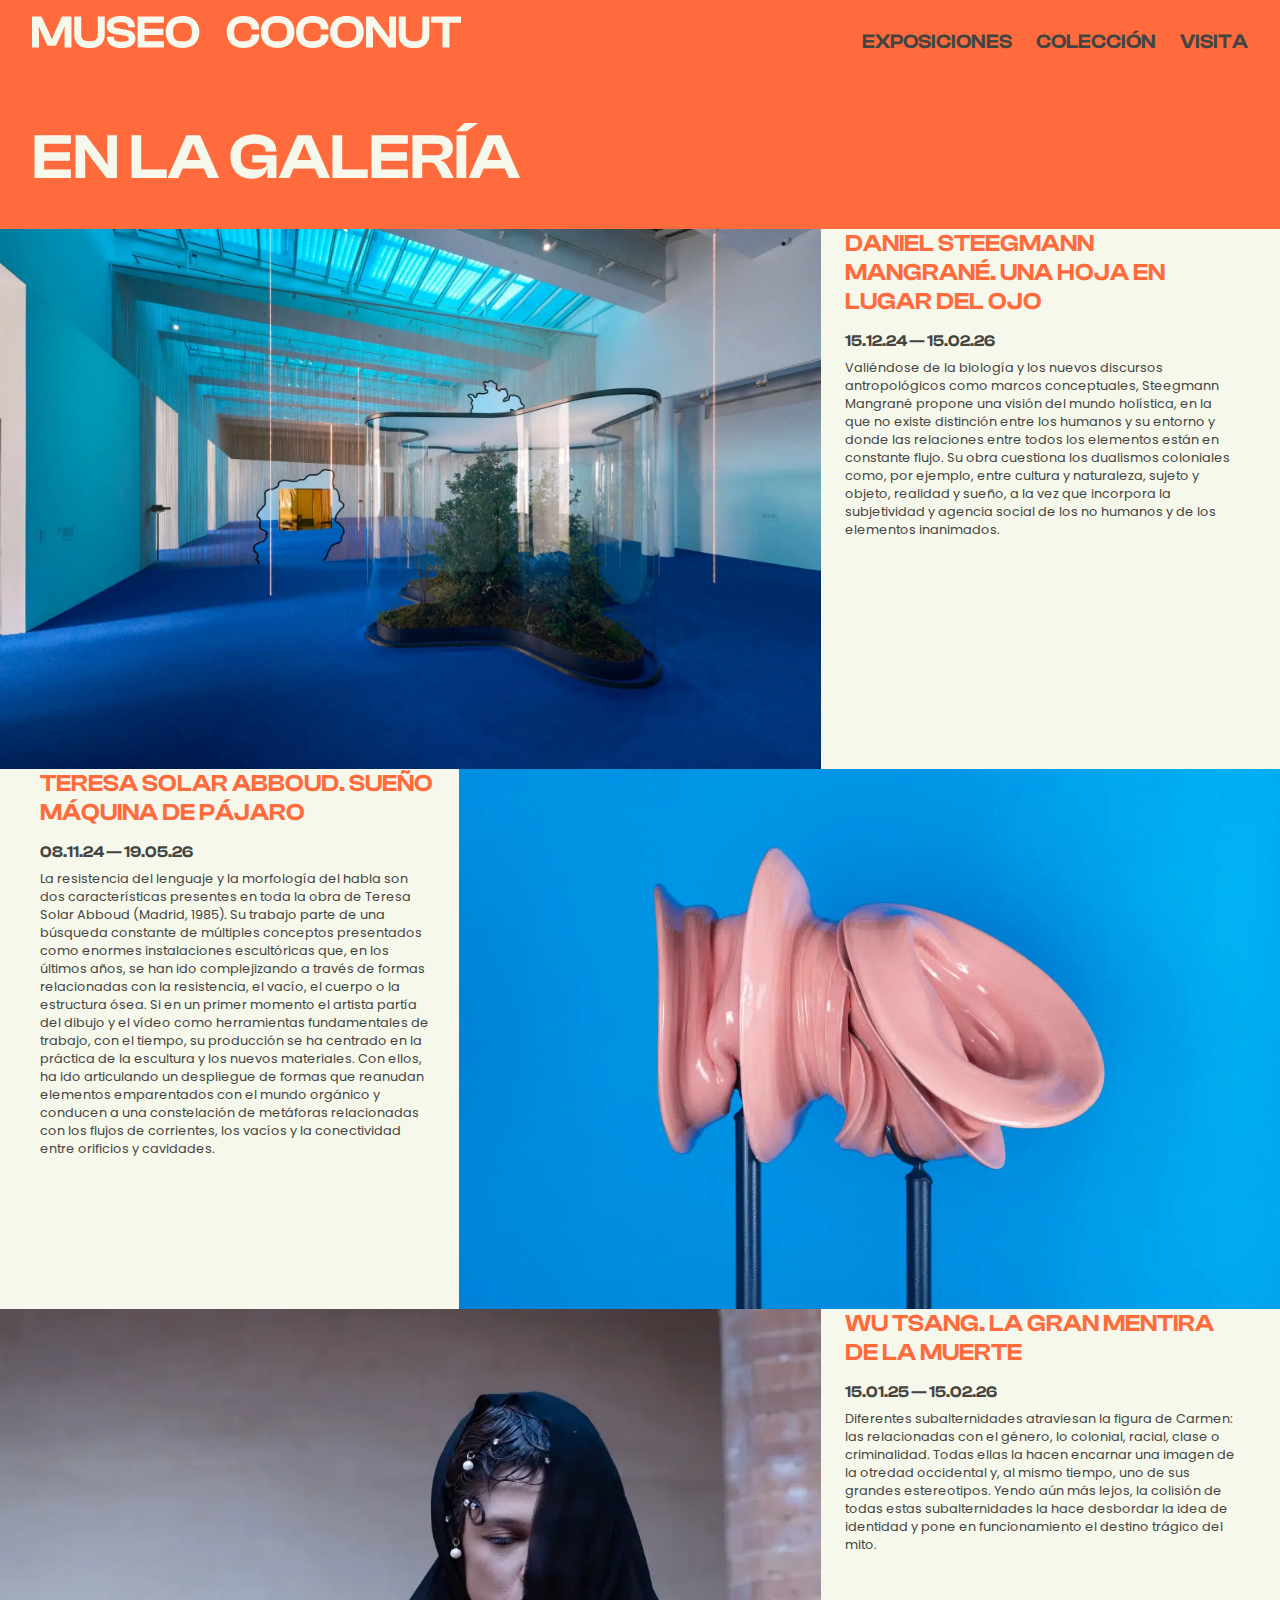
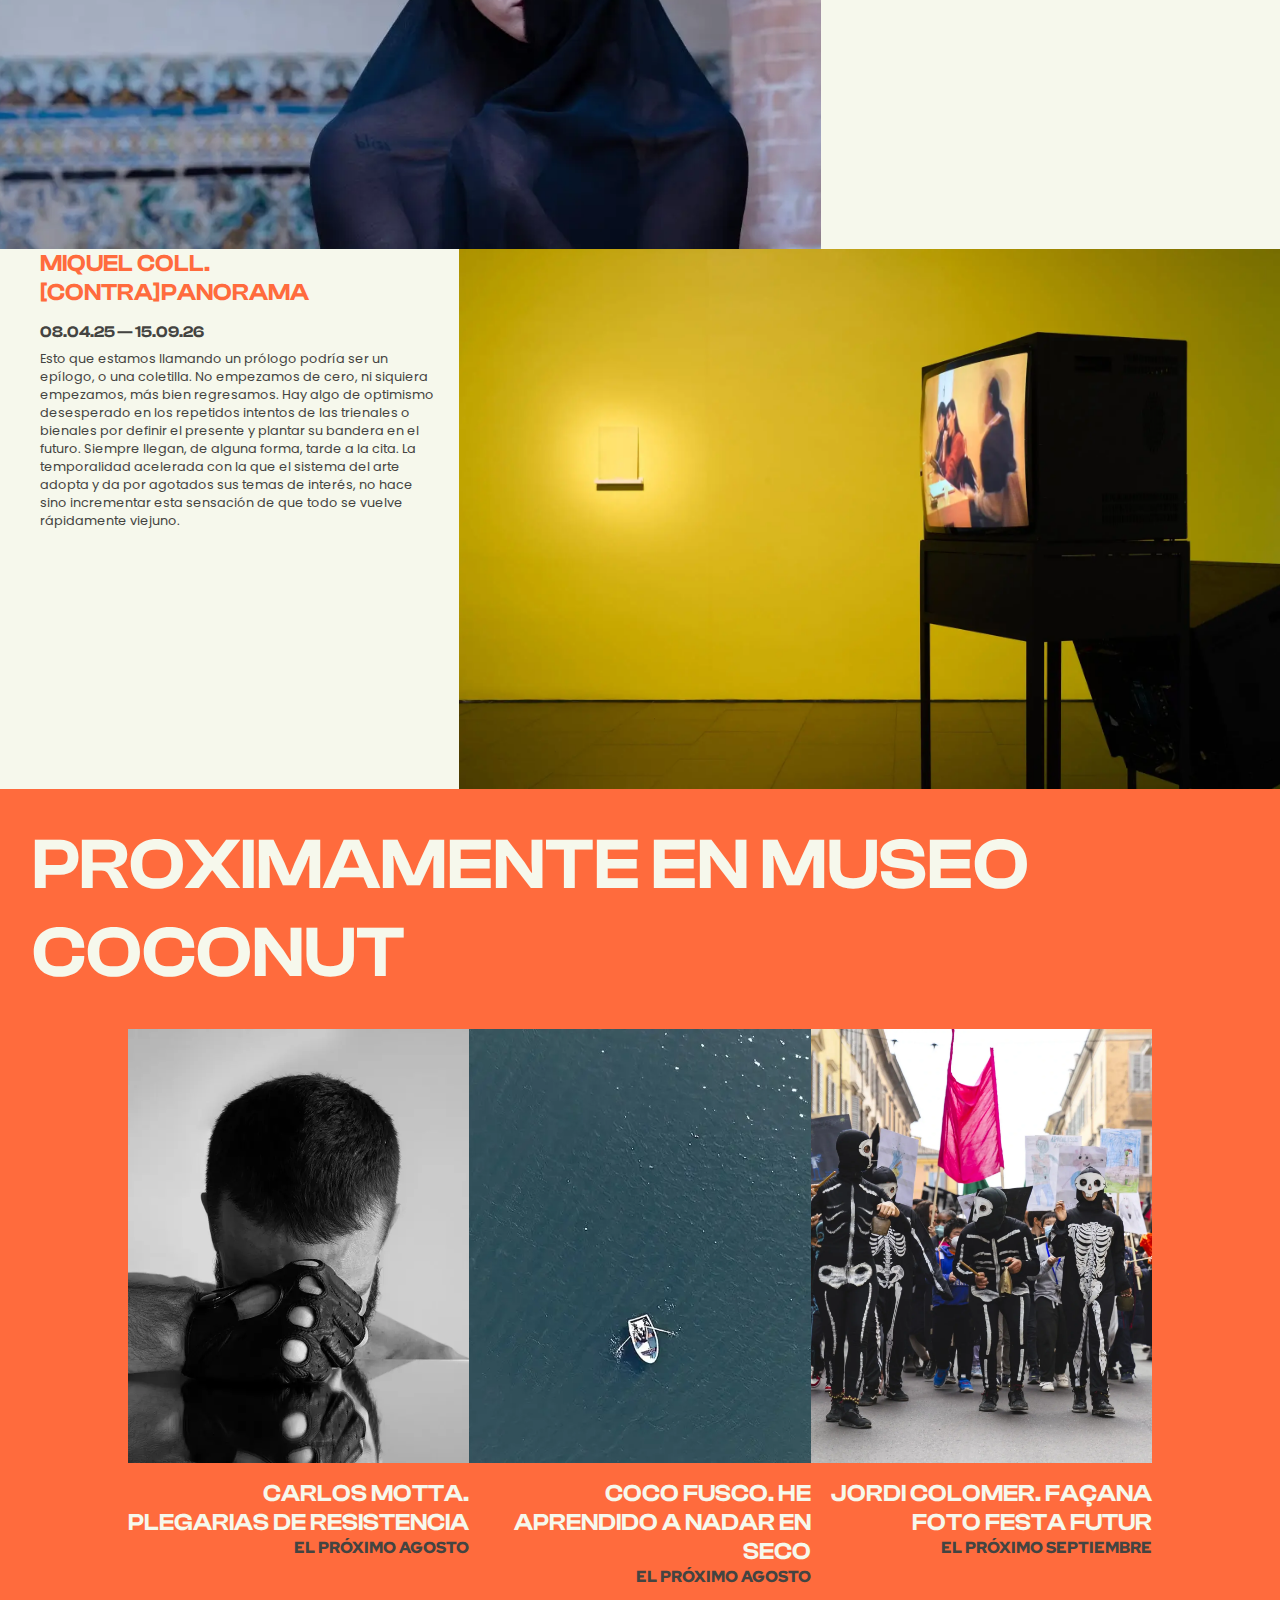
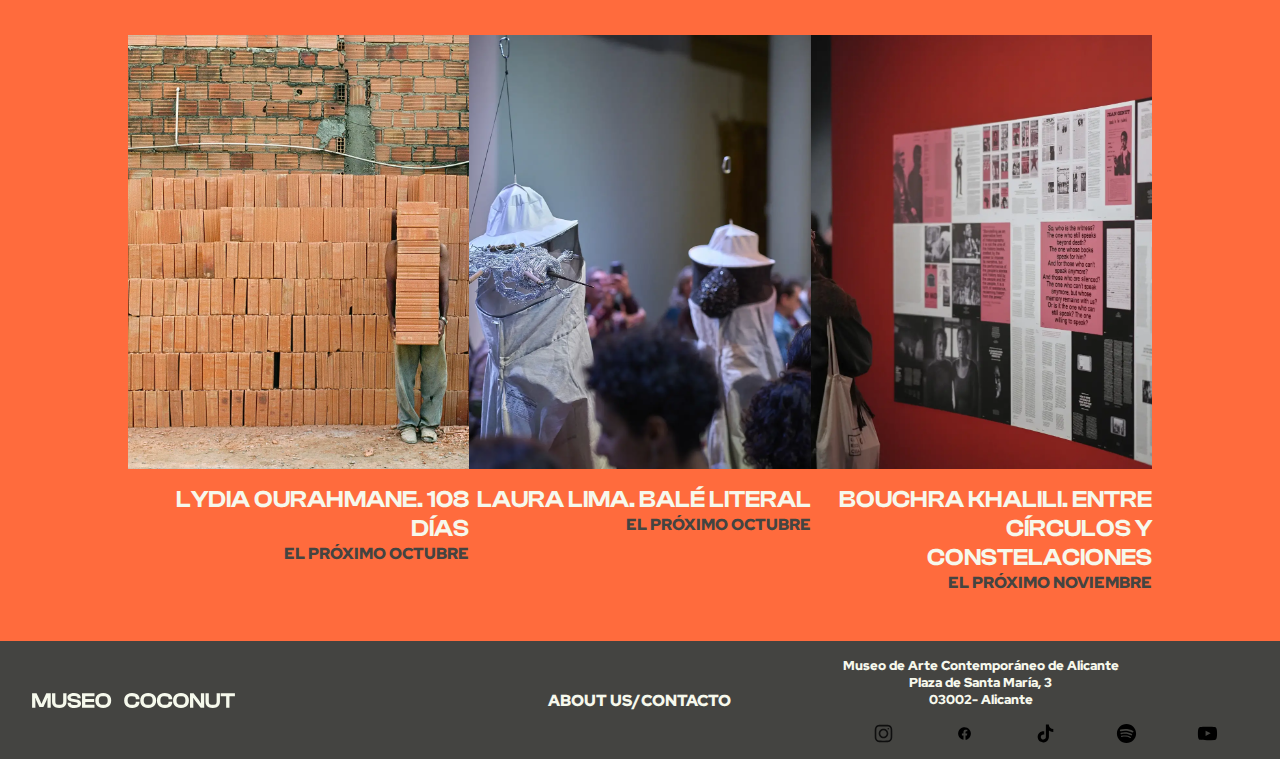
<file: expo.html>
<!DOCTYPE html>
<html lang="es">
<head>
    <meta charset="UTF-8">
    <meta name="viewport" content="width=device-width, initial-scale=1.0">
    <title>Exposiciones</title>
    <link rel="stylesheet" href="../css/styles2.css">
    <script src="../js/hamburguesa.js" defer></script>
</head>
<body>
    <header class="header2">
        <a href="index.html" class="header2__logo" title="Inicio">
            <picture>
                <source srcset="../imagenes-pre/logo-blanca.svg" type="image/webp">
                <img src="../imagenes-pre/logo-blanca.svg" alt="Logo Museo Coconut" class="header2__img">
            </picture>
        </a>
        <button class="header2__hamburguesa" aria-label="Abrir menú" title="Menú hamburguesa">
            ☰
        </button>
        <nav class="header2__movil">
            <button class="header2__movil-cerrar" aria-label="Cerrar menú" title="Cerrar menú">✖</button>

            <a href="expo.html" class="header__movil-enlace" title="Exposiciones">EXPOSICIONES</a>
            <a href="coleccion.html" class="header__movil-enlace" title="Colección" >COLECCIÓN</a>
            <a href="visita.html" class="header__movil-enlace" title="Visita">VISITA</a>
        </nav>
        <nav class="header2__menu">
            <a href="expo.html" class="header__menu-enlace" title="Exposiciones">EXPOSICIONES</a>
            <a href="coleccion.html" class="header__menu-enlace" title="Colección" >COLECCIÓN</a>
            <a href="visita.html" class="header__menu-enlace" title="Visita" >VISITA</a>
        </nav>
    </header>
    <main class="main">
        <section class="main__actual">
            <div class="main__actual-texto">
                <h1 class="main__actual-titulo">EN LA GALERÍA</h1>
            </div>
            <div class="container">
                <div class="main__actual-slide1">
                    <div class="main__actual-imagen">
                        <picture>
                            <source srcset="expo-presente/webp/una-hoja.webp" type="image/webp">
                            <source srcset="expo-presente/jpg/una-hoja.jpg" type="image/jpg">
                            <img src="expo-presente/jpg/una-hoja.jpg" alt="Una hoja en lugar del ojo" loading="lazy" class="main__actual-portada">
                        </picture>
                    </div>
                    <div class="main__actual-info1">
                        <h1 class="main__actual-nombre">DANIEL STEEGMANN MANGRANÉ. UNA HOJA EN LUGAR DEL OJO</h1>
                        <h2 class="main__actual-fecha">15.12.24 — 15.02.26</h2>
                        <p class="main__actual-desc">Valiéndose de la biología y los nuevos discursos antropológicos como marcos conceptuales, Steegmann Mangrané propone una visión del mundo holística, en la que no existe distinción entre los humanos y su entorno y donde las relaciones entre todos los elementos están en constante flujo. Su obra cuestiona los dualismos coloniales como, por ejemplo, entre cultura y naturaleza, sujeto y objeto, realidad y sueño, a la vez que incorpora la subjetividad y agencia social de los no humanos y de los elementos inanimados.</p>
                    </div>
                </div>
                <div class="main__actual-slide2">
                    <div class="main__actual-info2">
                        <h1 class="main__actual-nombre">TERESA SOLAR ABBOUD. SUEÑO MÁQUINA DE PÁJARO</h1>
                        <h2 class="main__actual-fecha">08.11.24 — 19.05.26</h2>
                        <p class="main__actual-desc">La resistencia del lenguaje y la morfología del habla son dos características presentes en toda la obra de Teresa Solar Abboud (Madrid, 1985). Su trabajo parte de una búsqueda constante de múltiples conceptos presentados como enormes instalaciones escultóricas que, en los últimos años, se han ido complejizando a través de formas relacionadas con la resistencia, el vacío, el cuerpo o la estructura ósea. Si en un primer momento el artista partía del dibujo y el vídeo como herramientas fundamentales de trabajo, con el tiempo, su producción se ha centrado en la práctica de la escultura y los nuevos materiales. Con ellos, ha ido articulando un despliegue de formas que reanudan elementos emparentados con el mundo orgánico y conducen a una constelación de metáforas relacionadas con los flujos de corrientes, los vacíos y la conectividad entre orificios y cavidades. </p>
                    </div>
                    <div class="main__actual-imagen">
                        <picture>
                            <source srcset="expo-presente/webp/sueño.webp" type="image/webp">
                            <source srcset="expo-presente/jpg/sueño.jp" type="image/jpg">
                            <img src="expo-presente/jpg/sueño.jpg" alt="Sueño máquina de pájaro" loading="lazy" class="main__actual-portada">
                        </picture>
                    </div>
                </div>
                <div class="main__actual-slide1">
                    <div class="main__actual-imagen">
                        <picture>
                            <source srcset="expo-presente/webp/mentira.webp" type="image/webp">
                            <source srcset="expo-presente/jpg/mentira.jpg" type="image/jpg">
                            <img src="expo-presente/jpg/mentira.jpg" alt="La gran mentira de la muerte" loading="lazy" class="main__actual-portada">
                        </picture>
                    </div>
                    <div class="main__actual-info1">
                        <h1 class="main__actual-nombre">WU TSANG. LA GRAN MENTIRA DE LA MUERTE</h1>
                        <h2 class="main__actual-fecha">15.01.25 — 15.02.26</h2>
                        <p class="main__actual-desc">Diferentes subalternidades atraviesan la figura de Carmen: las relacionadas con el género, lo colonial, racial, clase o criminalidad. Todas ellas la hacen encarnar una imagen de la otredad occidental y, al mismo tiempo, uno de sus grandes estereotipos. Yendo aún más lejos, la colisión de todas estas subalternidades la hace desbordar la idea de identidad y pone en funcionamiento el destino trágico del mito.</p>
                    </div>
                </div>
                <div class="main__actual-slide2">
                    <div class="main__actual-info2">
                        <h1 class="main__actual-nombre">MIQUEL COLL. [CONTRA]PANORAMA</h1>
                        <h2 class="main__actual-fecha">08.04.25 — 15.09.26</h2>
                        <p class="main__actual-desc">Esto que estamos llamando un prólogo podría ser un epílogo, o una coletilla. No empezamos de cero, ni siquiera empezamos, más bien regresamos. Hay algo de optimismo desesperado en los repetidos intentos de las trienales o bienales por definir el presente y plantar su bandera en el futuro. Siempre llegan, de alguna forma, tarde a la cita. La temporalidad acelerada con la que el sistema del arte adopta y da por agotados sus temas de interés, no hace sino incrementar esta sensación de que todo se vuelve rápidamente viejuno.</p>
                    </div>
                    <div class="main__actual-imagen">
                        <picture>
                            <source srcset="expo-presente/webp/contra.webp" type="image/webp">
                            <source srcset="expo-presente/jpg/contra.jpeg" type="image/jpg">
                            <img src="expo-presente/jpg/contra.jpeg" alt="[Contra]Panorama" loading="lazy" class="main__actual-portada">
                        </picture>
                    </div>
                </div>
            </div>
        </section>
        <section class="main__futuro">
            <div class="main__futuro-contenedor">
                <h1 class="main__futuro-present">PROXIMAMENTE  EN  MUSEO COCONUT</h1>
            </div>
            <div class="main__futuro-grid">
                <div class="main__futuro-item">
                    <figure >
                        <picture>
                            <source srcset="expo-futura/webp/carlos.webp" type="image/webp">
                            <source srcset="expo-futura/jpg/carlos.jpg" type="image/jpg">
                            <img src="expo-futura/jpg/carlos.jpg" alt="Plegarias de resistencia" class="main__futuro-img" loading="lazy">
                        </picture>
                    </figure>
                    <figcaption class="main__futuro-info">
                        <h2 class="main__futuro-titulo">CARLOS MOTTA. PLEGARIAS DE RESISTENCIA</h2>
                        <h3 class="main__futuro-fecha">EL PRÓXIMO AGOSTO</h3>
                    </figcaption>
                </div>
                <div class="main__futuro-item">
                    <figure>
                        <picture>
                            <source srcset="expo-futura/webp/cuco.webp" type="image/webp">
                            <source srcset="expo-futura/jpg/cuco.jpg" type="image/jpg">
                            <img src="expo-futura/jpg/cuco.jpg" alt="He aprendido a nadar en seco" class="main__futuro-img" loading="lazy">
                        </picture>
                    </figure>
                    <figcaption class="main__futuro-info">
                        <h2 class="main__futuro-titulo">COCO FUSCO. HE APRENDIDO A NADAR EN SECO</h2>
                        <h3 class="main__futuro-fecha">EL PRÓXIMO AGOSTO</h3>
                    </figcaption>
                </div>
                <div class="main__futuro-item">
                    <figure>
                        <picture>
                            <source srcset="expo-futura/webp/jordi.webp" type="image/webp">
                            <source srcset="expo-futura/jpg/jordi.jpg" type="image/jpg">
                            <img src="expo-futura/jpg/jordi.jpg" alt="Façana foto festa futur" class="main__futuro-img" loading="lazy">
                        </picture>
                    </figure>
                    <figcaption class="main__futuro-info">
                        <h2 class="main__futuro-titulo">JORDI COLOMER. FAÇANA FOTO FESTA FUTUR</h2>
                        <h3 class="main__futuro-fecha">EL PRÓXIMO SEPTIEMBRE</h3>
                    </figcaption>
                </div>
            </div>
            <div class="main__futuro-grid">
                <div class="main__futuro-item">
                    <figure >
                        <picture>
                            <source srcset="expo-futura/webp/lydia.webp" type="image/webp">
                            <source srcset="expo-futura/jpg/lydia.jpg" type="image/jpg">
                            <img src="expo-futura/jpg/lydia.jpg" alt="108 días" class="main__futuro-img" loading="lazy">
                        </picture>
                    </figure>
                    <figcaption class="main__futuro-info">
                        <h2 class="main__futuro-titulo">LYDIA OURAHMANE. 108 DÍAS</h2>
                        <h3 class="main__futuro-fecha">EL PRÓXIMO OCTUBRE</h3>
                    </figcaption>
                </div>
                <div class="main__futuro-item">
                    <figure>
                        <picture>
                            <source srcset="expo-futura/webp/laura.webp" type="image/webp">
                            <source srcset="expo-futura/jpg/laura.jpg" type="image/jpg">
                            <img src="expo-futura/jpg/laura.jpg" alt="Balé literal" class="main__futuro-img" loading="lazy">
                        </picture>
                    </figure>
                    <figcaption class="main__futuro-info">
                        <h2 class="main__futuro-titulo">LAURA LIMA. BALÉ LITERAL</h2>
                        <h3 class="main__futuro-fecha">EL PRÓXIMO OCTUBRE</h3>
                    </figcaption>
                </div>
                <div class="main__futuro-item">
                    <figure>
                        <picture>
                            <source srcset="expo-futura/webp/bouchra.webp" type="image/webp">
                            <source srcset="expo-futura/jpg/bouchra.jpg" type="image/jpg">
                            <img src="expo-futura/jpg/bouchra.jpg" alt="Entre círculos y constelaciones" class="main__futuro-img" loading="lazy">
                        </picture>
                    <figcaption class="main__futuro-info">
                        <h2 class="main__futuro-titulo">BOUCHRA KHALILI. ENTRE CÍRCULOS Y CONSTELACIONES</h2>
                        <h3 class="main__futuro-fecha">EL PRÓXIMO NOVIEMBRE</h3>
                    </figcaption>
                </div>
            </div>
        </section>
    </main>
    <footer class="footer">
        <div class="footer__logo">
            <a href="index.html" class="footer__logo-link" title="Inicio">
                <img src="../imagenes-pre/logo-blanca.svg" alt="logo" class="footer__logo-img">
            </a>
        </div>
        <div class="footer__menu-container">
            <nav>
                <ul class="footer__menu">
                    <li>
                        <a href="about.html" title="Sobre Museo Coconut">ABOUT US</a>
                    </li>
                    <li>/</li>
                    <li>
                        <a href="contacto.html" title="Contacto">CONTACTO</a>
                    </li>
                </ul>
            </nav>
        </div>
        <div class="footer__social">
            <div class="footer__direccion">
                <p class="footer__direccion-texto">
                    Museo de Arte Contemporáneo de Alicante
                    <br>
                    Plaza de Santa María, 3
                    <br>
                    03002- Alicante
                </p>
            </div>
            <div class="footer__media">
                <img src="../imagenes-pre/instagram-svgrepo-com.svg" alt="Instagram" class="footer__media-img">
                <img src="../imagenes-pre/facebook-svgrepo-com.svg" alt="Facebook" class="footer__media-img">
                <img src="../imagenes-pre/tiktok-svgrepo-com.svg" alt="TikTok" class="footer__media-img">
                <img src="../imagenes-pre/spotify-162-svgrepo-com.svg" alt="Spotify" class="footer__media-img">
                <img src="../imagenes-pre/youtube-168-svgrepo-com.svg" alt="Youtube" class="footer__media-img">
            </div>
        </div>


    </footer>
</body>
</html>
</file>
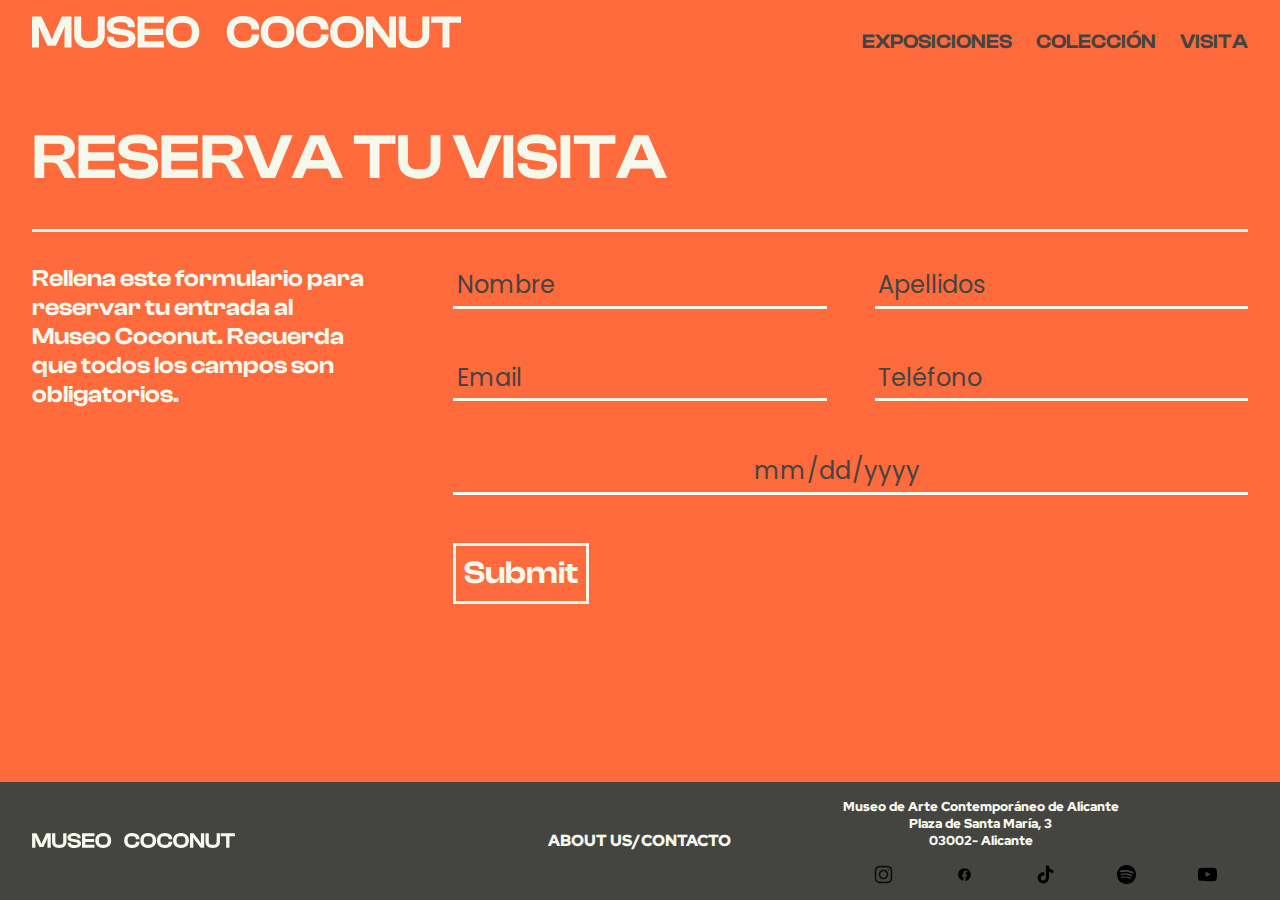
<file: formulario.html>
<!DOCTYPE html>
<html lang="es">
<head>
    <meta charset="UTF-8">
    <meta name="viewport" content="width=device-width, initial-scale=1.0">
    <title>Formulario</title>
    <link rel="stylesheet" href="../css/styles6.css">
    <script src="../js/hamburguesa.js" defer></script>
    <script src="../js/formulario.js" defer></script>
</head>
<body>
    <header class="header2">
        <a href="index.html" class="header2__logo" title="Inicio">
            <picture>
                <source srcset="../imagenes-pre/logo-blanca.svg" type="image/webp">
                <img src="../imagenes-pre/logo-blanca.svg" alt="Logo Museo Coconut" class="header2__img">
            </picture>
        </a>
        <button class="header2__hamburguesa" aria-label="Abrir menú" title="Menú hamburguesa">
            ☰
        </button>
        <nav class="header2__movil">
            <button class="header2__movil-cerrar" aria-label="Cerrar menú" title="Cerrar">✖</button>

            <a href="expo.html" class="header__movil-enlace" title="Exposiciones">EXPOSICIONES</a>
            <a href="coleccion.html" class="header__movil-enlace" title="Colección">COLECCIÓN</a>
            <a href="visita.html" class="header__movil-enlace" title="Visita">VISITA</a>
        </nav>
        <nav class="header2__menu">
            <a href="expo.html" class="header__menu-enlace" title="Exposiciones">EXPOSICIONES</a>
            <a href="coleccion.html" class="header__menu-enlace" title="Colección">COLECCIÓN</a>
            <a href="visita.html" class="header__menu-enlace" title="Visita">VISITA</a>
        </nav>
    </header>
    <main class="main">
        <div class="main__intro">
            <h1 class="main__intro-titulo">RESERVA TU VISITA</h1>
        </div>
        <hr class="main__linea">
        <div class="main__formulario">
            <form id="formulario" action="#" method="post" class="main__formulario-contenedor">
                <p class="main__formulario-intro">Rellena este formulario para reservar tu entrada al Museo Coconut. Recuerda que todos los campos son obligatorios.</p>
                <label class="main__formulario-nombre"><input class="main__formulario-item" type="text" id="name" label="Nombre" required placeholder="Nombre"></label>
                <label class="main__formulario-apellidos"><input class="main__formulario-item" type="text" id="surname" label="Apellidos" required placeholder="Apellidos"></label>
                <label class="main__formulario-email"><input class="main__formulario-item" type="email" id="email" label="Email" required placeholder="Email"></label>
                <label class="main__formulario-telefono"><input class="main__formulario-item" type="tel" id="telefono" label="Teléfono" required placeholder="Teléfono"></label>
                <label class="main__formulario-fecha"><input class="main__formulario-item" type="date" id="fecha" label="Fecha" required placeholder="Fecha"></label>
                <label class="main__formulario-enviar"><input type="submit"></label>
            </form>
        </div>
        <div id="confirmacionTarjeta" class="confirmacion">
            <h2 class="confirmacion__titulo">¡Formulario enviado correctamente!</h2>
            <p class="confirmacion__texto">Se te redirigirá a la plataforma de pago</p>
        </div>
    </main>
    <footer class="footer">
        <div class="footer__logo">
            <a href="index.html" class="footer__logo-link" title="Inicio">
                <img src="../imagenes-pre/logo-blanca.svg" alt="logo" class="footer__logo-img">
            </a>
        </div>
        <div class="footer__menu-container">
            <nav>
                <ul class="footer__menu">
                    <li>
                        <a href="about.html" title="Sobre Museo Coconut">ABOUT US</a>
                    </li>
                    <li>/</li>
                    <li>
                        <a href="contacto.html" title="Contacto">CONTACTO</a>
                    </li>
                </ul>
            </nav>
        </div>
        <div class="footer__social">
            <div class="footer__direccion">
                <p class="footer__direccion-texto">
                    Museo de Arte Contemporáneo de Alicante
                    <br>
                    Plaza de Santa María, 3
                    <br>
                    03002- Alicante
                </p>
            </div>
            <div class="footer__media">
                <img src="../imagenes-pre/instagram-svgrepo-com.svg" alt="Instagram" class="footer__media-img">
                <img src="../imagenes-pre/facebook-svgrepo-com.svg" alt="Facebook" class="footer__media-img">
                <img src="../imagenes-pre/tiktok-svgrepo-com.svg" alt="TikTok" class="footer__media-img">
                <img src="../imagenes-pre/spotify-162-svgrepo-com.svg" alt="Spotify" class="footer__media-img">
                <img src="../imagenes-pre/youtube-168-svgrepo-com.svg" alt="Youtube" class="footer__media-img">
            </div>
        </div>


    </footer>
</body>
</html>
</file>
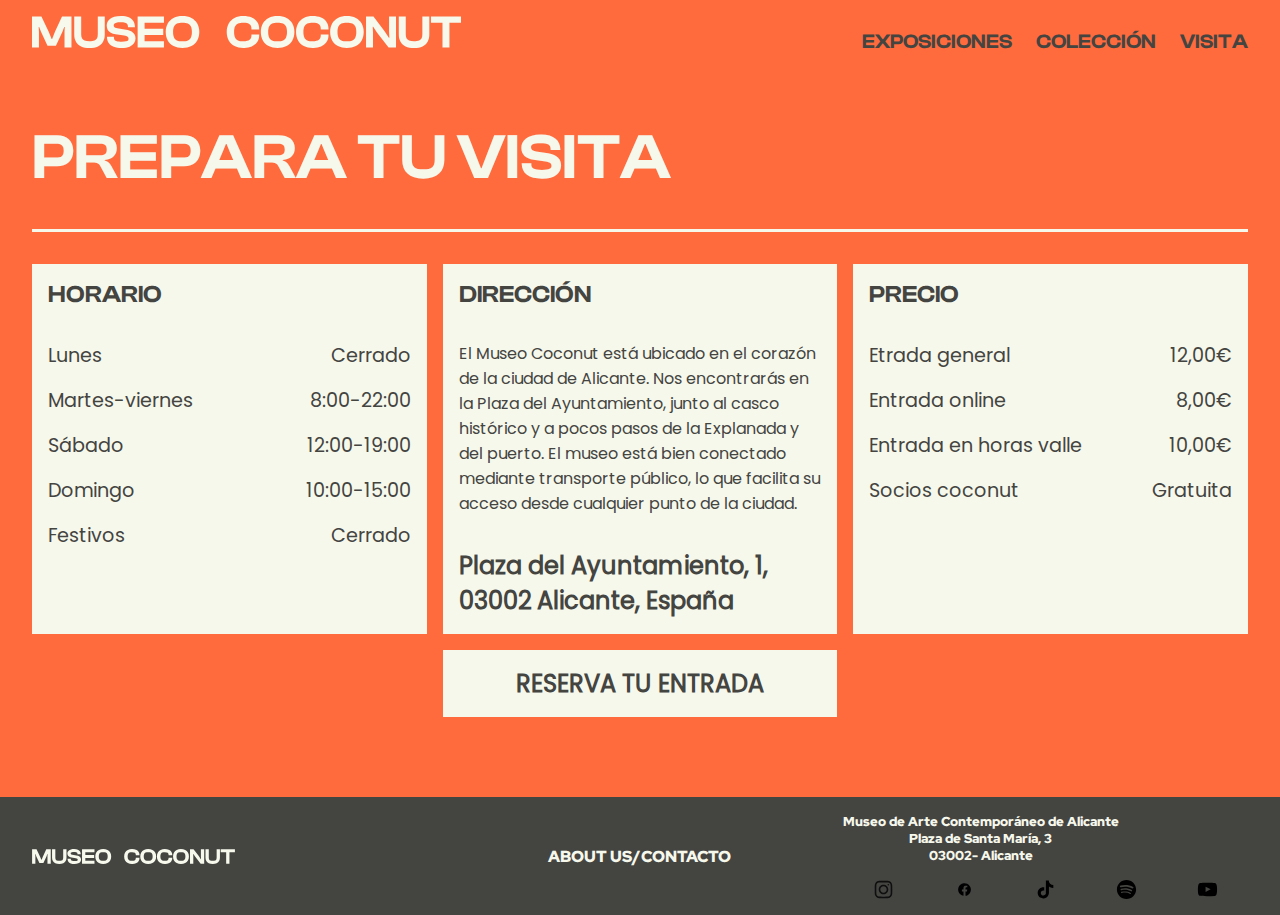
<file: visita.html>
<!DOCTYPE html>
<html lang="es">
<head>
    <meta charset="UTF-8">
    <meta name="viewport" content="width=device-width, initial-scale=1.0">
    <title>Visita</title>
    <link rel="stylesheet" href="../css/styles5.css">
    <script src="../js/hamburguesa.js" defer></script>
</head>
<body>
    <header class="header2">
        <a href="index.html" class="header2__logo" title="Inicio">
            <picture>
                <source srcset="../imagenes-pre/logo-blanca.svg" type="image/webp">
                <img src="../imagenes-pre/logo-blanca.svg" alt="Logo Museo Coconut" class="header2__img">
            </picture>
        </a>
        <button class="header2__hamburguesa" aria-label="Abrir menú" title="Menú hamburguesa">
            ☰
        </button>
        <nav class="header2__movil">
            <button class="header2__movil-cerrar" aria-label="Cerrar menú" title="Cerrar">✖</button>

            <a href="expo.html" class="header__movil-enlace" title="Exposiciones">EXPOSICIONES</a>
            <a href="coleccion.html" class="header__movil-enlace" title="Colección">COLECCIÓN</a>
            <a href="visita.html" class="header__movil-enlace" title="Visita">VISITA</a>
        </nav>
        <nav class="header2__menu">
            <a href="expo.html" class="header__menu-enlace" title="Exposiciones">EXPOSICIONES</a>
            <a href="coleccion.html" class="header__menu-enlace" title="Colección">COLECCIÓN</a>
            <a href="visita.html" class="header__menu-enlace" title="Visita">VISITA</a>
        </nav>
    </header>
    <main class="main__visita">
        <div class="main__visita-intro">
            <h1 class="main__visita-titulo">PREPARA TU VISITA</h1>
        </div>
        <hr class="main__visita-linea">
        <div class="main__visita-grid">
            <div class="main__visita-item">
                <h2 class="main__visita-tit">HORARIO</h2>
                <ul class="main__visita-nav">
                    <li class="main__visita-op"><span>Lunes</span><span>Cerrado</span></li>
                    <li class="main__visita-op"><span>Martes-viernes</span><span>8:00-22:00</span></li>
                    <li class="main__visita-op"><span>Sábado</span><span>12:00-19:00</span></li>
                    <li class="main__visita-op"><span>Domingo</span><span>10:00-15:00</span></li>
                    <li class="main__visita-op"><span>Festivos</span><span>Cerrado</span></li>                    
                </ul>
            </div>
            <div class="main__visita-item">
                <h2 class="main__visita-tit">DIRECCIÓN</h2>
                <p class="main__visita-parrafo">El Museo Coconut está ubicado en el corazón de la ciudad de Alicante.
                    Nos encontrarás en la Plaza del Ayuntamiento, junto al casco histórico y a pocos pasos de la Explanada y del puerto.
                    El museo está bien conectado mediante transporte público, lo que facilita su acceso desde cualquier punto de la ciudad.
                </p>
                <p class="main__visita-dir">
                    Plaza del Ayuntamiento, 1, 03002 Alicante, España
                </p>
                    
            </div>
            <div class="main__visita-item"> 
                <h2 class="main__visita-tit">PRECIO</h2>
                <ul class="main__visita-nav">
                    <li class="main__visita-op"><span>Etrada general</span><span>12,00€</span></li>
                    <li class="main__visita-op"><span>Entrada online</span><span>8,00€</span></li>
                    <li class="main__visita-op"><span>Entrada en horas valle</span><span>10,00€</span></li>
                    <li class="main__visita-op"><span>Socios coconut</span><span>Gratuita</span></li>                   
                </ul>
            </div>
            <a href="formulario.html" class="main__visita-boton" title="Reserva tu entrada">
                <h2>RESERVA TU ENTRADA</h2>
            </a>
        </div>
    </main>
    <footer class="footer">
        <div class="footer__logo">
            <a href="index.html" class="footer__logo-link" title="Inicio">
                <img src="../imagenes-pre/logo-blanca.svg" alt="logo" class="footer__logo-img">
            </a>
        </div>
        <div class="footer__menu-container">
            <nav>
                <ul class="footer__menu">
                    <li>
                        <a href="about.html" title="Sobre Museo Coconut">ABOUT US</a>
                    </li>
                    <li>/</li>
                    <li>
                        <a href="contacto.html" title="Contacto">CONTACTO</a>
                    </li>
                </ul>
            </nav>
        </div>
        <div class="footer__social">
            <div class="footer__direccion">
                <p class="footer__direccion-texto">
                    Museo de Arte Contemporáneo de Alicante
                    <br>
                    Plaza de Santa María, 3
                    <br>
                    03002- Alicante
                </p>
            </div>
            <div class="footer__media">
                <img src="../imagenes-pre/instagram-svgrepo-com.svg" alt="Instagram" class="footer__media-img">
                <img src="../imagenes-pre/facebook-svgrepo-com.svg" alt="Facebook" class="footer__media-img">
                <img src="../imagenes-pre/tiktok-svgrepo-com.svg" alt="TikTok" class="footer__media-img">
                <img src="../imagenes-pre/spotify-162-svgrepo-com.svg" alt="Spotify" class="footer__media-img">
                <img src="../imagenes-pre/youtube-168-svgrepo-com.svg" alt="Youtube" class="footer__media-img">
            </div>
        </div>


    </footer>
</body>
</html>
</file>
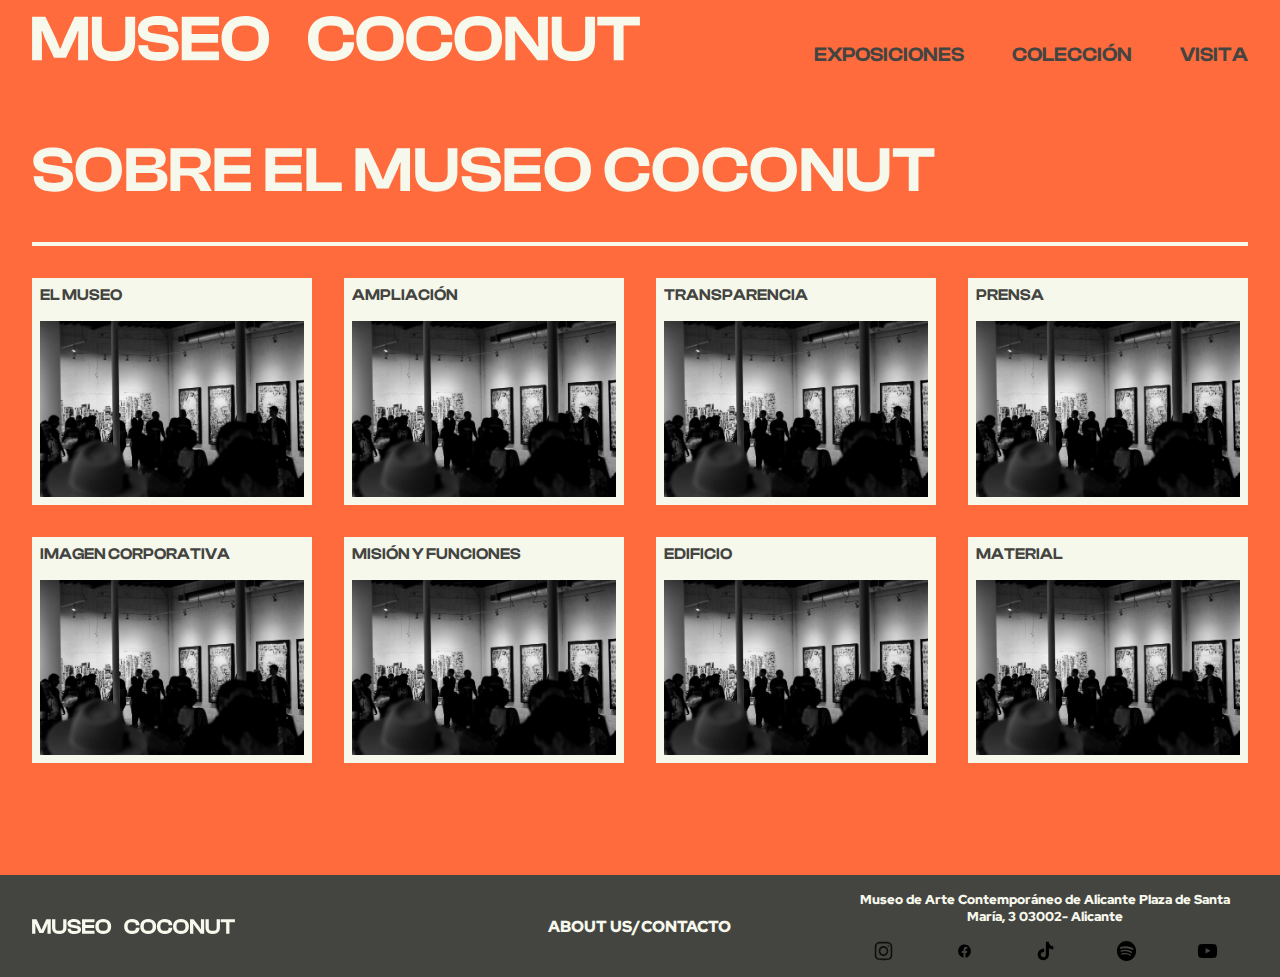
<file: html/about.html>
<!DOCTYPE html>
<html lang="es">
<head>
    <meta charset="UTF-8">
    <meta name="viewport" content="width=device-width, initial-scale=1.0">
    <title>Sobre Nosotros</title>
    <link rel="stylesheet" href="../css/styles3.css">
</head>
<body>
    <header class="header2">
        <img src="../imagenes-pre/logo-blanca.svg" alt="" class="header2__img">
        <nav class="header2__menu">
            <a href="../html/expo.html" class="header__menu-enlace"><h1 class="header2__menu-item">EXPOSICIONES</h1></a>
            <a href="../html/coleccion.html" class="header__menu-enlace"><h1 class="header2__menu-item">COLECCIÓN</h1></a>
            <a href="../html/visita.html" class="header__menu-enlace"><h1 class="header2__menu-item">VISITA</h1></a>
        </nav>
    </header>
    <main class="main__about">
        <div class="main__about-intro">
            <h1 class="main__about-titulo">SOBRE EL  MUSEO COCONUT</h1>
        </div>
        <hr class="main__about-linea">
        <div class="main__about-grid">
            <div class="main__about-item">
                
                <figure>
                    <figcaption class="main__about-tit">EL MUSEO</figcaption>
                    <img src="..//imagenes-pre/galeria-index.jpg" alt="" class="main__about-img">
                </figure>
            </div>
            <div class="main__about-item">
                
                <figure>
                    <figcaption class="main__about-tit">AMPLIACIÓN</figcaption>
                    <img src="..//imagenes-pre/galeria-index.jpg" alt="" class="main__about-img"> 
                </figure>
            </div>
            <div class="main__about-item"> 
                
                <figure>
                    <figcaption class="main__about-tit">TRANSPARENCIA</figcaption>
                    <img src="..//imagenes-pre/galeria-index.jpg" alt="" class="main__about-img">
                </figure>
            </div>
            <div class="main__about-item">
                
                <figure>
                    <figcaption class="main__about-tit">PRENSA</figcaption>
                    <img src="..//imagenes-pre/galeria-index.jpg" alt="" class="main__about-img">
                </figure>
            </div>
            <div class="main__about-item">
                
                <figure>
                    <figcaption class="main__about-tit">IMAGEN CORPORATIVA</figcaption>
                    <img src="..//imagenes-pre/galeria-index.jpg" alt="" class="main__about-img">
                </figure>
            </div>
            <div class="main__about-item">
                
                <figure>
                    <figcaption class="main__about-tit">MISIÓN Y FUNCIONES</figcaption>
                    <img src="..//imagenes-pre/galeria-index.jpg" alt="" class="main__about-img">
                </figure>
            </div>
            <div class="main__about-item">
                
                <figure>
                    <figcaption class="main__about-tit">EDIFICIO</figcaption>
                    <img src="..//imagenes-pre/galeria-index.jpg" alt="" class="main__about-img">
                </figure>
            </div>
            <div class="main__about-item">
                
                <figure>
                    <figcaption class="main__about-tit">MATERIAL</figcaption>
                    <img src="..//imagenes-pre/galeria-index.jpg" alt="" class="main__about-img">
                </figure>
            </div>
        </div>
    </main>
    <footer class="footer">
        <div class="footer__logo">
            <a href="index.html" class="footer__logo-link">
                <img src="../imagenes-pre/logo-blanca.svg" alt="logo" class="footer__logo-img">
            </a>
        </div>
        <div class="footer__menu-container">
            <nav>
                <ul class="footer__menu">
                    <li>
                        <a href="">ABOUT US</a>
                    </li>
                    <li>/</li>
                    <li>
                        <a href="">CONTACTO</a>
                    </li>
                </ul>
            </nav>
        </div>
        <div class="footer__social">
            <div class="footer__direccion">
                <p class="footer__direccion-texto">
                    Museo de Arte Contemporáneo de Alicante
                    Plaza de Santa María, 3
                    03002- Alicante
                </p>
            </div>
            <div class="footer__media">
                <img src="../imagenes-pre/instagram-svgrepo-com.svg" alt="Instagram" class="footer__media-img">
                <img src="../imagenes-pre/facebook-svgrepo-com.svg" alt="Facebook" class="footer__media-img">
                <img src="../imagenes-pre/tiktok-svgrepo-com.svg" alt="TikTok" class="footer__media-img">
                <img src="../imagenes-pre/spotify-162-svgrepo-com.svg" alt="Spotify" class="footer__media-img">
                <img src="../imagenes-pre/youtube-168-svgrepo-com.svg" alt="Youtube" class="footer__media-img">
            </div>
        </div>


    </footer>
</body>
</html>
</file>
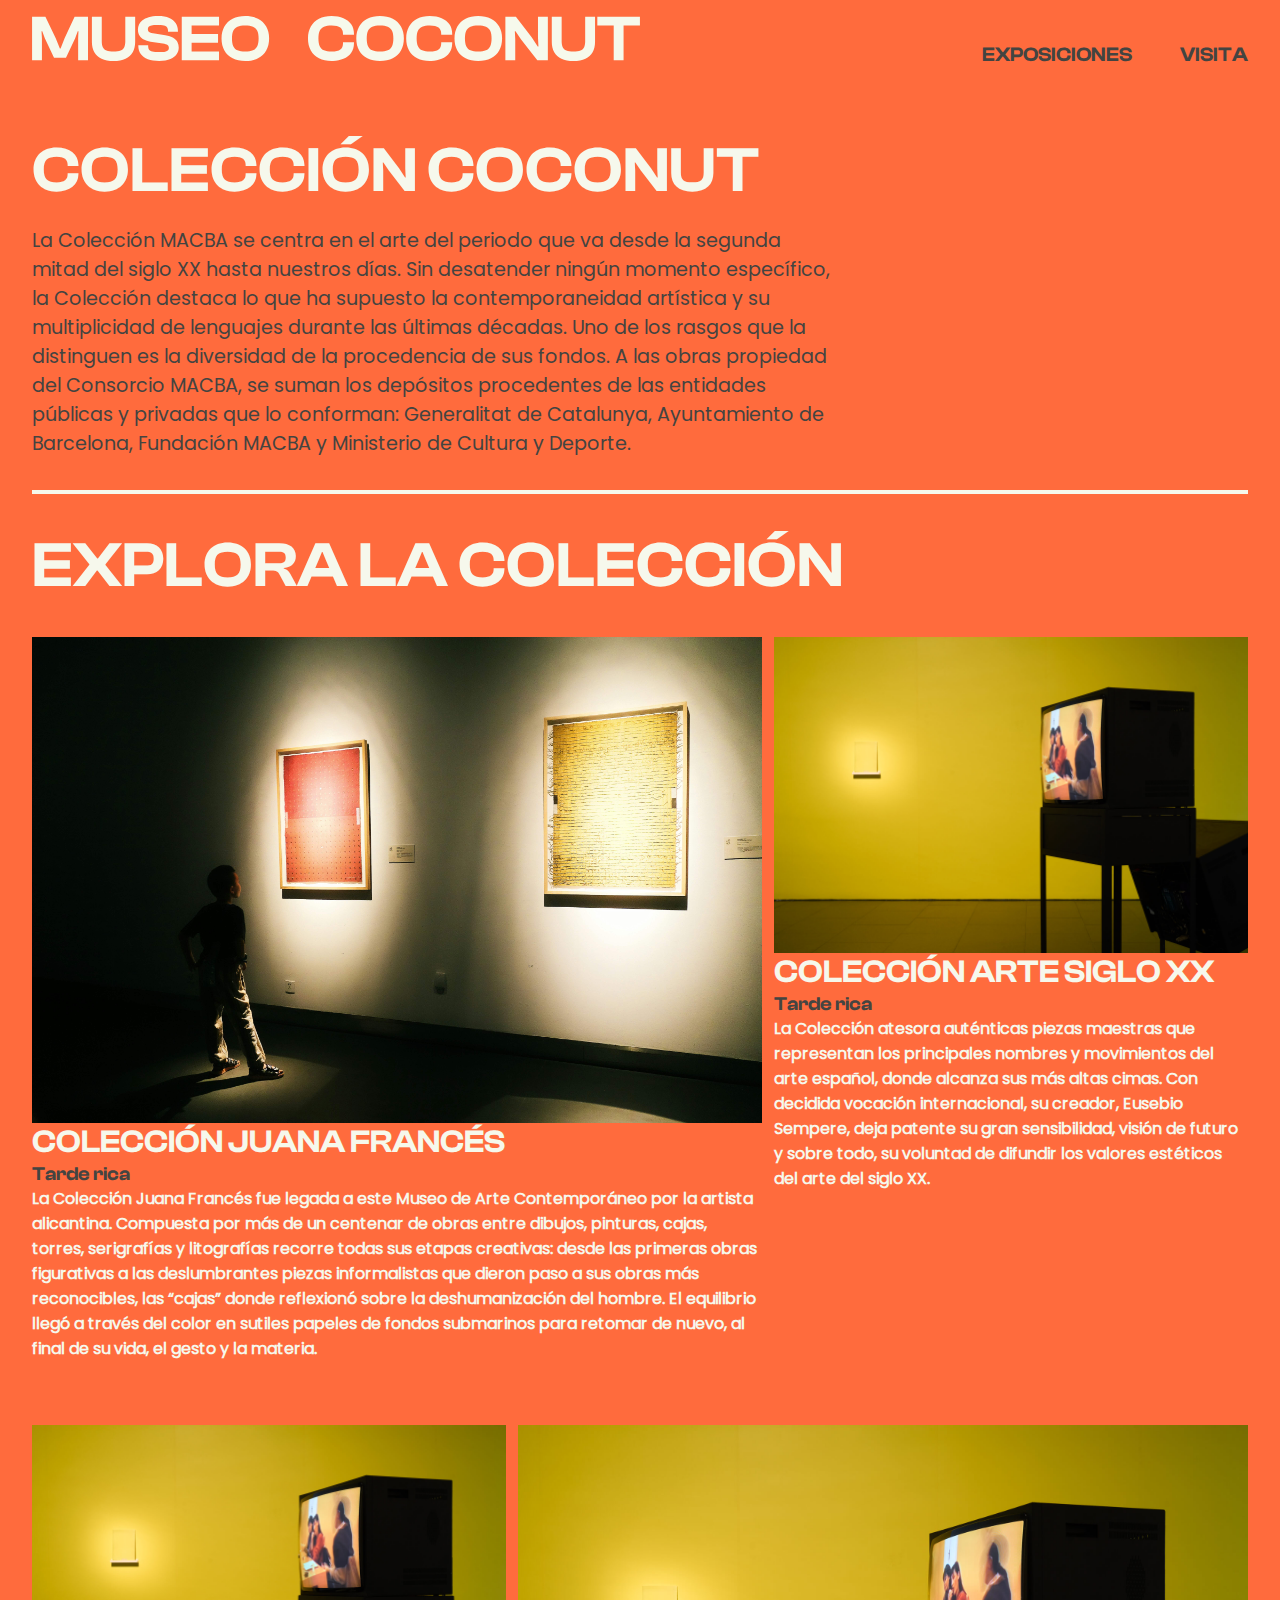
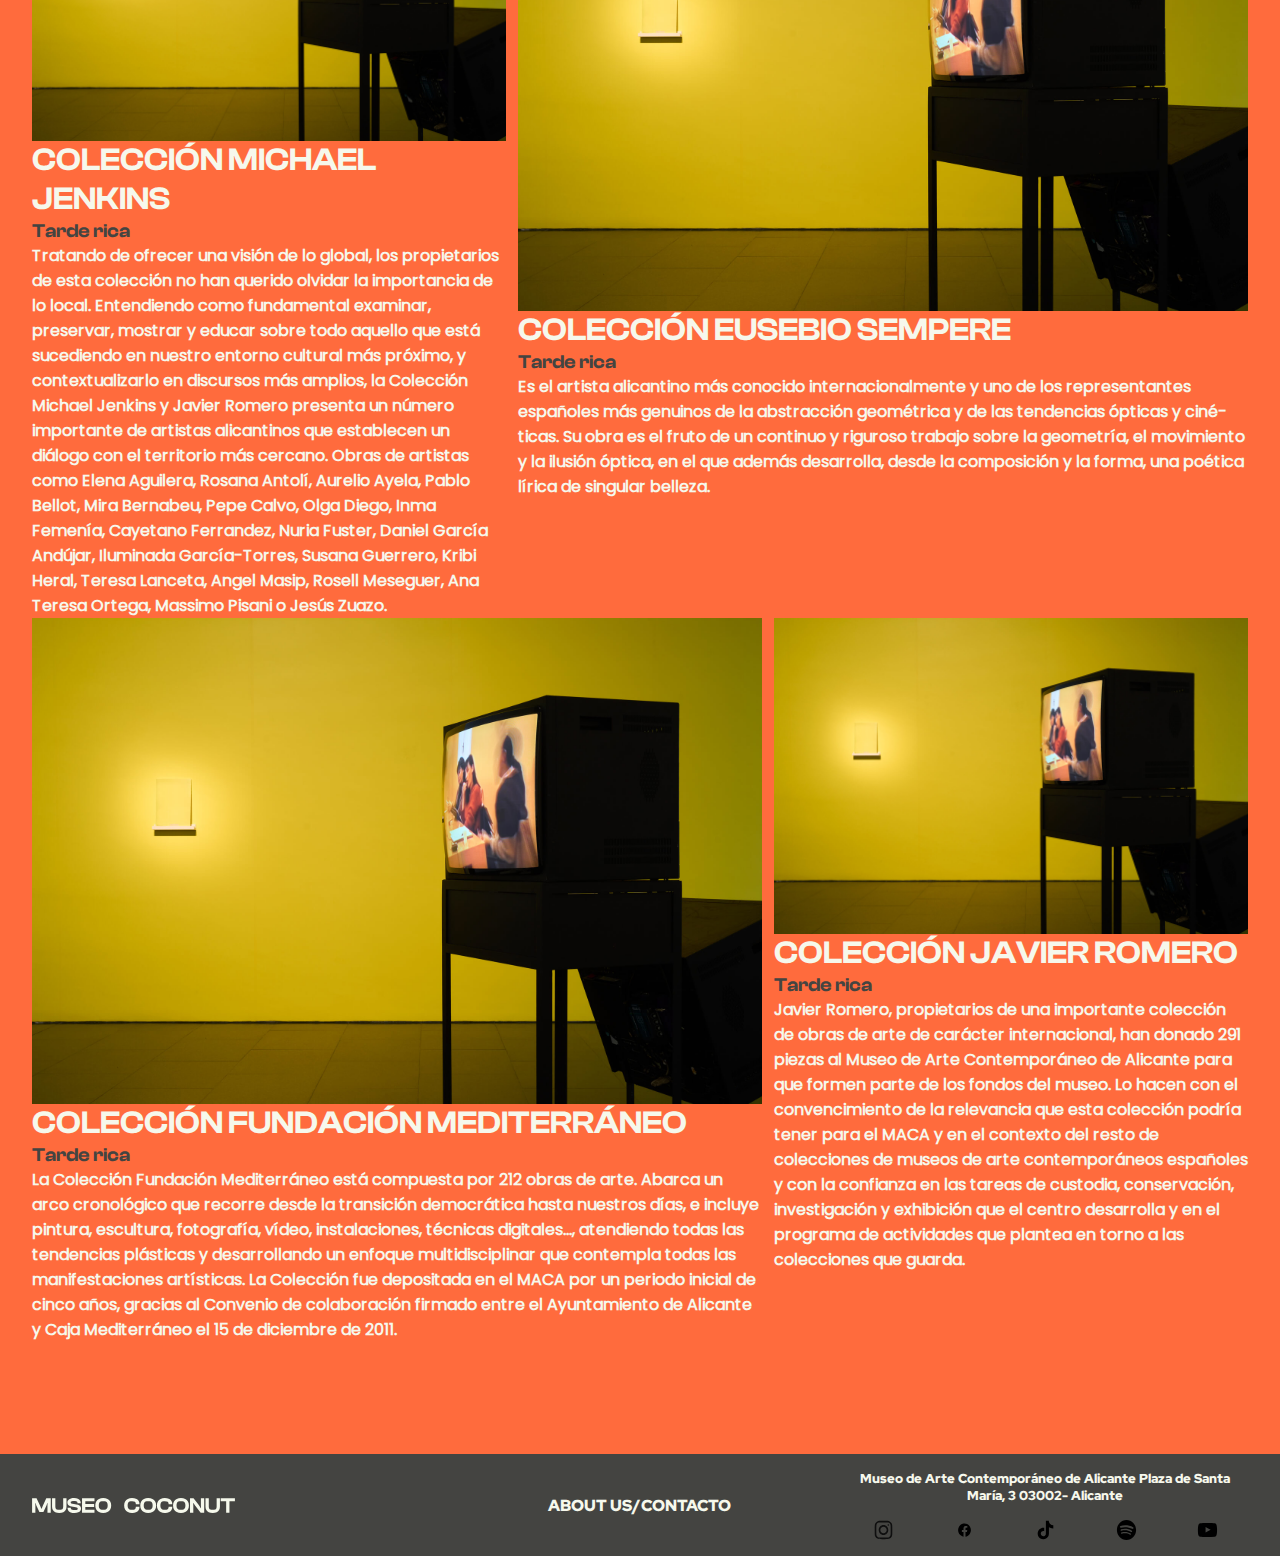
<file: html/coleccion.html>
<!DOCTYPE html>
<html lang="es">
<head>
    <meta charset="UTF-8">
    <meta name="viewport" content="width=device-width, initial-scale=1.0">
    <title>Colección</title>
    <link rel="stylesheet" href="../css/styles4.css">
</head>
<body>
    <header class="header2">
        <img src="../imagenes-pre/logo-blanca.svg" alt="" class="header2__img" >
        <nav class="header2__menu">
            <a href="../html/expo.html" class="header__menu-enlace"><h1 class="header2__menu-item">EXPOSICIONES</h1></a>
            <a href="../html/visita.html" class="header__menu-enlace"><h1 class="header2__menu-item">VISITA</h1></a>
        </nav>
    </header>
    <main class="main__colec">
        <section class="main__colec-intro">
            <div class="main__colec-titulo">
                <h1 class="main__titulo">COLECCIÓN COCONUT</h1>
            </div>
            <div class="main__colec-contenido">
                <p class="main__intro">La Colección MACBA se centra en el arte del periodo que va desde la segunda mitad del siglo XX hasta nuestros días. Sin desatender ningún momento específico, la Colección destaca lo que ha supuesto la contemporaneidad artística y su multiplicidad de lenguajes durante las últimas décadas. Uno de los rasgos que la distinguen es la diversidad de la procedencia de sus fondos. A las obras propiedad del Consorcio MACBA, se suman los depósitos procedentes de las entidades públicas y privadas que lo conforman: Generalitat de Catalunya, Ayuntamiento de Barcelona, Fundación MACBA y Ministerio de Cultura y Deporte.</p>
            </div>
        </section>
        <section class="main__gal">
            <hr class="main__exposiciones-lineasup">
            <div class="main__gal-intro">
                <h2 class="main__gal-titulo"> EXPLORA LA COLECCIÓN</h2>
            </div>
            <div class="main__gal-galeria">
                <div class="a">
                    <div class="b"><img src="../FINAL/1.jpg" alt="" class="b1"></div>
                    <div class="c">
                        <h2 class="c1">COLECCIÓN JUANA FRANCÉS</h2>
                        <h2 class="c2">Tarde rica</h2>
                        <p class="c3">La Colección Juana Francés fue legada a este Museo de Arte Contemporáneo por la artista alicantina. Compuesta por más de un centenar de obras entre dibujos, pinturas, cajas, torres, serigrafías y litografías recorre todas sus etapas creativas: desde las primeras obras figurativas a las deslumbrantes piezas informalistas que dieron paso a sus obras más reconocibles, las “cajas” donde reflexionó sobre la deshumanización del hombre. El equilibrio llegó a través del color en sutiles papeles de fondos submarinos para retomar de nuevo, al final de su vida, el gesto y la materia. </p>
                    </div>
                </div>
                <div class="a1">
                    <div class="b"><img src="../imagenes-final/slide3.jpeg" alt="" class="b1"></div>
                    <div class="c">
                        <h2 class="c1">COLECCIÓN ARTE SIGLO XX</h2>
                        <h2 class="c2">Tarde rica</h2>
                        <p class="c3">La Colección atesora auténticas piezas maestras que representan los principales nombres y movimientos del arte español, donde alcanza sus más altas cimas. Con decidida vocación internacional, su creador, Eusebio Sempere, deja patente su gran sensibilidad, visión de futuro y sobre todo, su voluntad de difundir los valores estéticos del arte del siglo XX.</p>
                    </div>
                </div>
                <div class="a1">
                    <div class="b"><img src="../imagenes-final/slide3.jpeg" alt="" class="b1"></div>
                    <div class="c">
                        <h2 class="c1">COLECCIÓN MICHAEL JENKINS</h2>
                        <h2 class="c2">Tarde rica</h2>
                        <p class="c3">Tratando de ofrecer una visión de lo global, los propietarios de esta colección no han querido olvidar la importancia de lo local. Entendiendo como fundamental examinar, preservar, mostrar y educar sobre todo aquello que está sucediendo en nuestro entorno cultural más próximo, y contextualizarlo en discursos más amplios, la Colección Michael Jenkins y Javier Romero presenta un número importante de artistas alicantinos que establecen un diálogo con el territorio más cercano. Obras de artistas como Elena Aguilera, Rosana Antolí, Aurelio Ayela, Pablo Bellot, Mira Bernabeu, Pepe Calvo, Olga Diego, Inma Femenía, Cayetano Ferrandez, Nuria Fuster, Daniel García Andújar, Iluminada García-Torres, Susana Guerrero, Kribi Heral, Teresa Lanceta, Angel Masip, Rosell Meseguer, Ana Teresa Ortega, Massimo Pisani o Jesús Zuazo.</p>
                    </div>
                </div>
                <div class="a">
                    <div class="b"><img src="../imagenes-final/slide3.jpeg" alt="" class="b1"></div>
                    <div class="c">
                        <h2 class="c1">COLECCIÓN EUSEBIO SEMPERE</h2>
                        <h2 class="c2">Tarde rica</h2>
                        <p class="c3">Es el artista alicantino más conocido inter­nacionalmente y uno de los representantes españoles más genuinos de la abstracción geométrica y de las tendencias ópticas y ciné­ticas. Su obra es el fruto de un continuo y riguroso trabajo sobre la geometría, el movimiento y la ilusión óptica, en el que además desarrolla, desde la composición y la forma, una poética lírica de singular belleza.</p>
                    </div>
                </div>
                <div class="a">
                    <div class="b"><img src="../imagenes-final/slide3.jpeg" alt="" class="b1"></div>
                    <div class="c">
                        <h2 class="c1">COLECCIÓN FUNDACIÓN MEDITERRÁNEO</h2>
                        <h2 class="c2">Tarde rica</h2>
                        <p class="c3">La Colección Fundación Mediterráneo está compuesta por 212 obras de arte. Abarca un arco cronológico que recorre desde la transición democrática hasta nuestros días, e incluye pintura, escultura, fotografía, vídeo, instalaciones, técnicas digitales…, atendiendo todas las tendencias plásticas y desarrollando un enfoque multidisciplinar que contempla todas las manifestaciones artísticas. La Colección fue depositada en el MACA por un periodo inicial de cinco años, gracias al Convenio de colaboración firmado entre el Ayuntamiento de Alicante y Caja Mediterráneo el 15 de diciembre de 2011.</p>
                    </div>
                </div>
                <div class="a1">
                    <div class="b"><img src="../imagenes-final/slide3.jpeg" alt="" class="b1"></div>
                    <div class="c">
                        <h2 class="c1">COLECCIÓN JAVIER ROMERO</h2>
                        <h2 class="c2">Tarde rica</h2>
                        <p class="c3">Javier Romero, propietarios de una importante colección de obras de arte de carácter internacional, han donado 291 piezas al Museo de Arte Contemporáneo de Alicante para que formen parte de los fondos del museo. Lo hacen con el convencimiento de la relevancia que esta colección podría tener para el MACA y en el contexto del resto de colecciones de museos de arte contemporáneos españoles y con la confianza en las tareas de custodia, conservación, investigación y exhibición que el centro desarrolla y en el programa de actividades que plantea en torno a las colecciones que guarda.</p>
                    </div>
                </div>
            </div>
        </section>
    </main>
    <footer class="footer">
        <div class="footer__logo">
            <a href="index.html" class="footer__logo-link">
                <img src="../imagenes-pre/logo-blanca.svg" alt="logo" class="footer__logo-img">
            </a>
        </div>
        <div class="footer__menu-container">
            <nav>
                <ul class="footer__menu">
                    <li>
                        <a href="">ABOUT US</a>
                    </li>
                    <li>/</li>
                    <li>
                        <a href="">CONTACTO</a>
                    </li>
                </ul>
            </nav>
        </div>
        <div class="footer__social">
            <div class="footer__direccion">
                <p class="footer__direccion-texto">
                    Museo de Arte Contemporáneo de Alicante
                    Plaza de Santa María, 3
                    03002- Alicante
                </p>
            </div>
            <div class="footer__media">
                <img src="../imagenes-pre/instagram-svgrepo-com.svg" alt="Instagram" class="footer__media-img">
                <img src="../imagenes-pre/facebook-svgrepo-com.svg" alt="Facebook" class="footer__media-img">
                <img src="../imagenes-pre/tiktok-svgrepo-com.svg" alt="TikTok" class="footer__media-img">
                <img src="../imagenes-pre/spotify-162-svgrepo-com.svg" alt="Spotify" class="footer__media-img">
                <img src="../imagenes-pre/youtube-168-svgrepo-com.svg" alt="Youtube" class="footer__media-img">
            </div>
        </div>


    </footer>
</body>
</html>
</file>
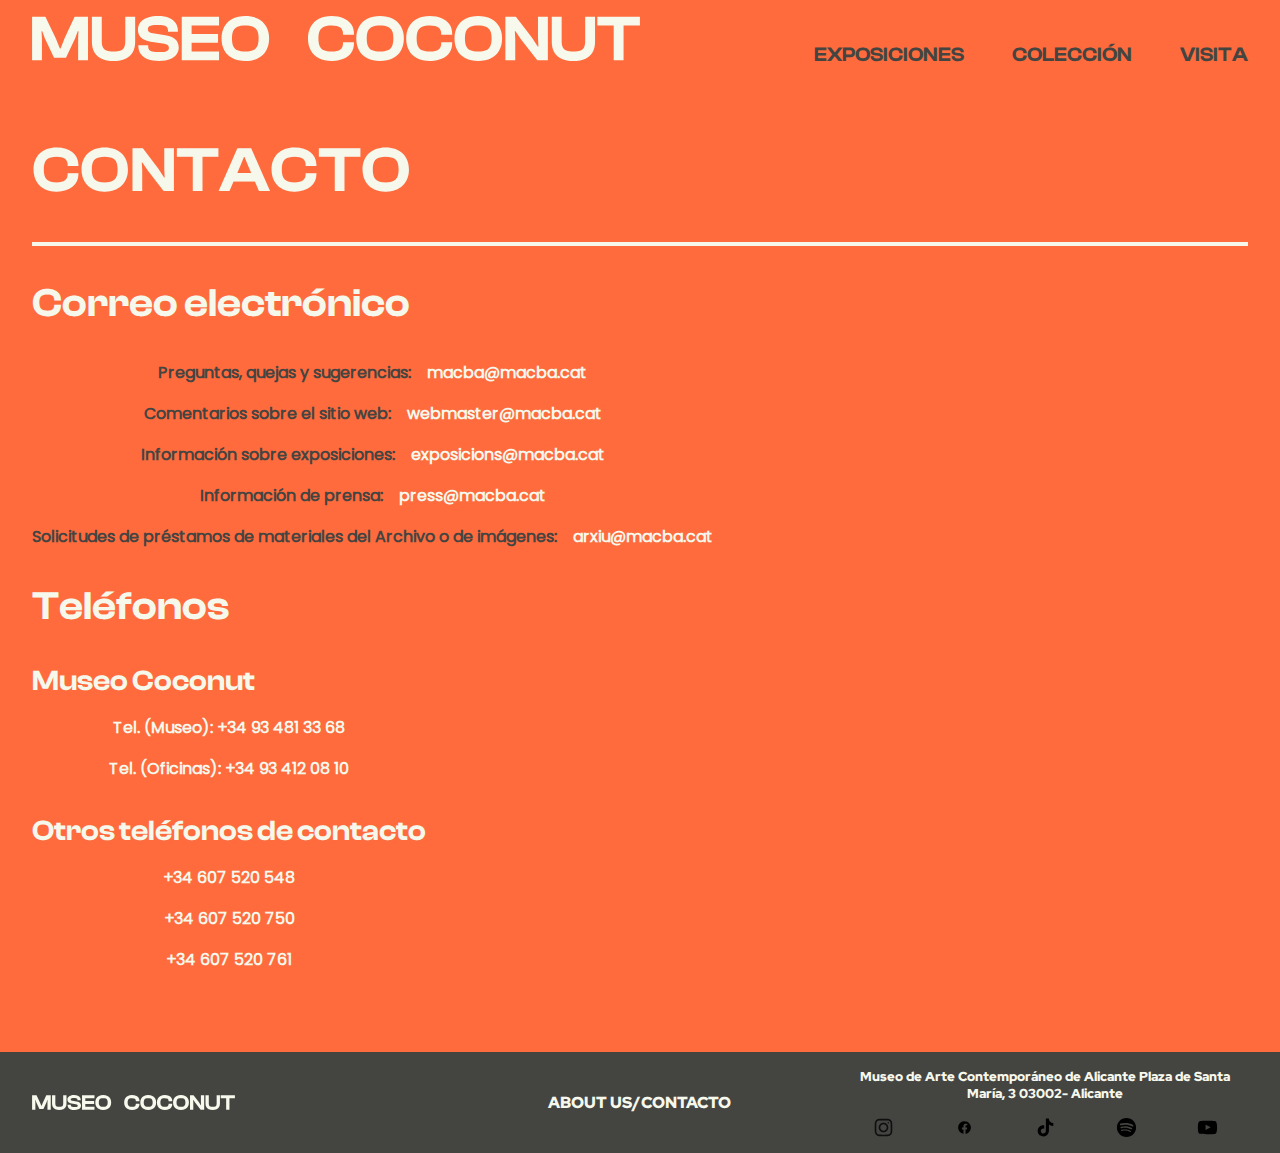
<file: html/contacto.html>
<!DOCTYPE html>
<html lang="es">
<head>
    <meta charset="UTF-8">
    <meta name="viewport" content="width=device-width, initial-scale=1.0">
    <title>Contacto</title>
    <link rel="stylesheet" href="../css/styles3.css">
</head>
<body>
    <header class="header2">
        <img src="../imagenes-pre/logo-blanca.svg" alt="" class="header2__img">
        <nav class="header2__menu">
            <a href="../html/expo.html" class="header__menu-enlace"><h1 class="header2__menu-item">EXPOSICIONES</h1></a>
            <a href="../html/coleccion.html" class="header__menu-enlace"><h1 class="header2__menu-item">COLECCIÓN</h1></a>
            <a href="../html/visita.html" class="header__menu-enlace"><h1 class="header2__menu-item">VISITA</h1></a>
        </nav>
    </header>
    <main class="main__contacto">
        <div class="main__contacto-intro">
            <h1 class="main__contacto-titulo">CONTACTO</h1>
        </div>
        <hr class="main__contacto-linea">
        <div class="main__contacto-contenedor">
            <div class="main__contacto-correo">
                <h2 class="main__contacto-tit">Correo electrónico</h2>
                <ul class="main__contacto-lista">
                    <li class="main__contacto-item">
                        <strong>Preguntas, quejas y sugerencias:</strong>
                        <a href="" class="main__contacto-enlace">macba@macba.cat</a>
                    </li>
                    <li class="main__contacto-item">
                        <strong>Comentarios sobre el sitio web:</strong>
                        <a href="" class="main__contacto-enlace">webmaster@macba.cat</a>
                    </li>
                    <li class="main__contacto-item">
                        <strong>Información sobre exposiciones:</strong>
                        <a href="" class="main__contacto-enlace">exposicions@macba.cat</a>
                    </li>
                    <li class="main__contacto-item">
                        <strong>Información de prensa:</strong>
                        <a href="" class="main__contacto-enlace">press@macba.cat</a>
                    </li>
                    <li class="main__contacto-item">
                        <strong>Solicitudes de préstamos de materiales del Archivo o de imágenes:</strong>
                        <a href="" class="main__contacto-enlace">arxiu@macba.cat</a>
                    </li>
                </ul>
            </div>
            <div class="main__contacto-tfno">
                <h2 class="main__contacto-tit">Teléfonos</h2>
                <h3 class="main__contacto-subtit">Museo Coconut</h3>
                <ul class="main__contacto-lista">
                    <li class="main__contacto-enlace">Tel. (Museo): +34 93 481 33 68</li>
                    <li class="main__contacto-enlace">Tel. (Oficinas): +34 93 412 08 10</li>
                </ul>
                <h3 class="main__contacto-subtit">Otros teléfonos de contacto</h3>
                <ul class="main__contacto-lista">
                    <li class="main__contacto-enlace">+34 607 520 548</li>
                    <li class="main__contacto-enlace">+34 607 520 750</li>
                    <li class="main__contacto-enlace">+34 607 520 761</li>
                </ul>
            </div>
        </div>
    </main>
    <footer class="footer">
        <div class="footer__logo">
            <a href="index.html" class="header__logo-link">
                <img src="../imagenes-pre/logo-blanca.svg" alt="logo" class="header__logo-img">
            </a>
        </div>
        <div class="footer__menu-container">
            <nav>
                <ul class="footer__menu">
                    <li>
                        <a href="">ABOUT US</a>
                    </li>
                    <li>/</li>
                    <li>
                        <a href="">CONTACTO</a>
                    </li>
                </ul>
            </nav>
        </div>
        <div class="footer__social">
            <div class="footer__direccion">
                <p class="footer__direccion-texto">
                    Museo de Arte Contemporáneo de Alicante
                    Plaza de Santa María, 3
                    03002- Alicante
                </p>
            </div>
            <div class="footer__media">
                <img src="../imagenes-pre/instagram-svgrepo-com.svg" alt="Instagram" class="footer__media-img">
                <img src="../imagenes-pre/facebook-svgrepo-com.svg" alt="Facebook" class="footer__media-img">
                <img src="../imagenes-pre/tiktok-svgrepo-com.svg" alt="TikTok" class="footer__media-img">
                <img src="../imagenes-pre/spotify-162-svgrepo-com.svg" alt="Spotify" class="footer__media-img">
                <img src="../imagenes-pre/youtube-168-svgrepo-com.svg" alt="Youtube" class="footer__media-img">
            </div>
        </div>


    </footer>
    
</body>
</html>
</file>
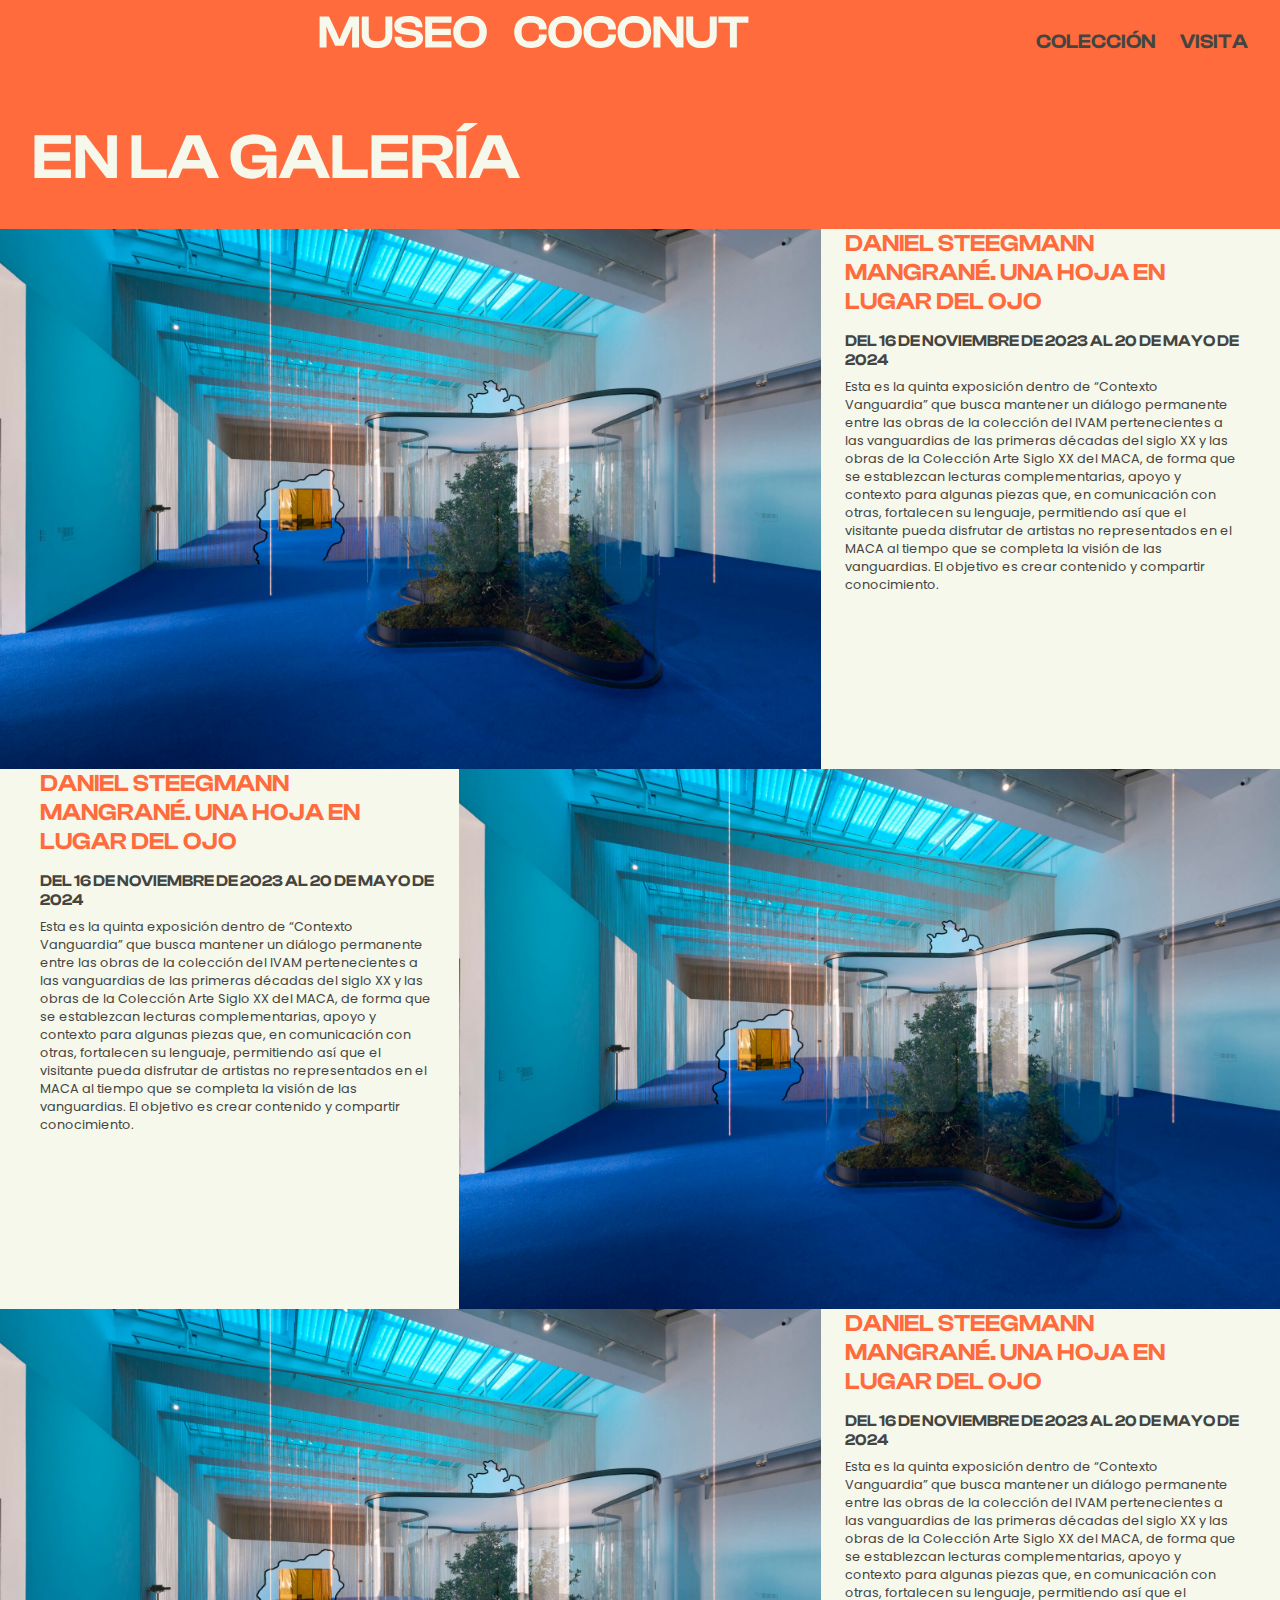
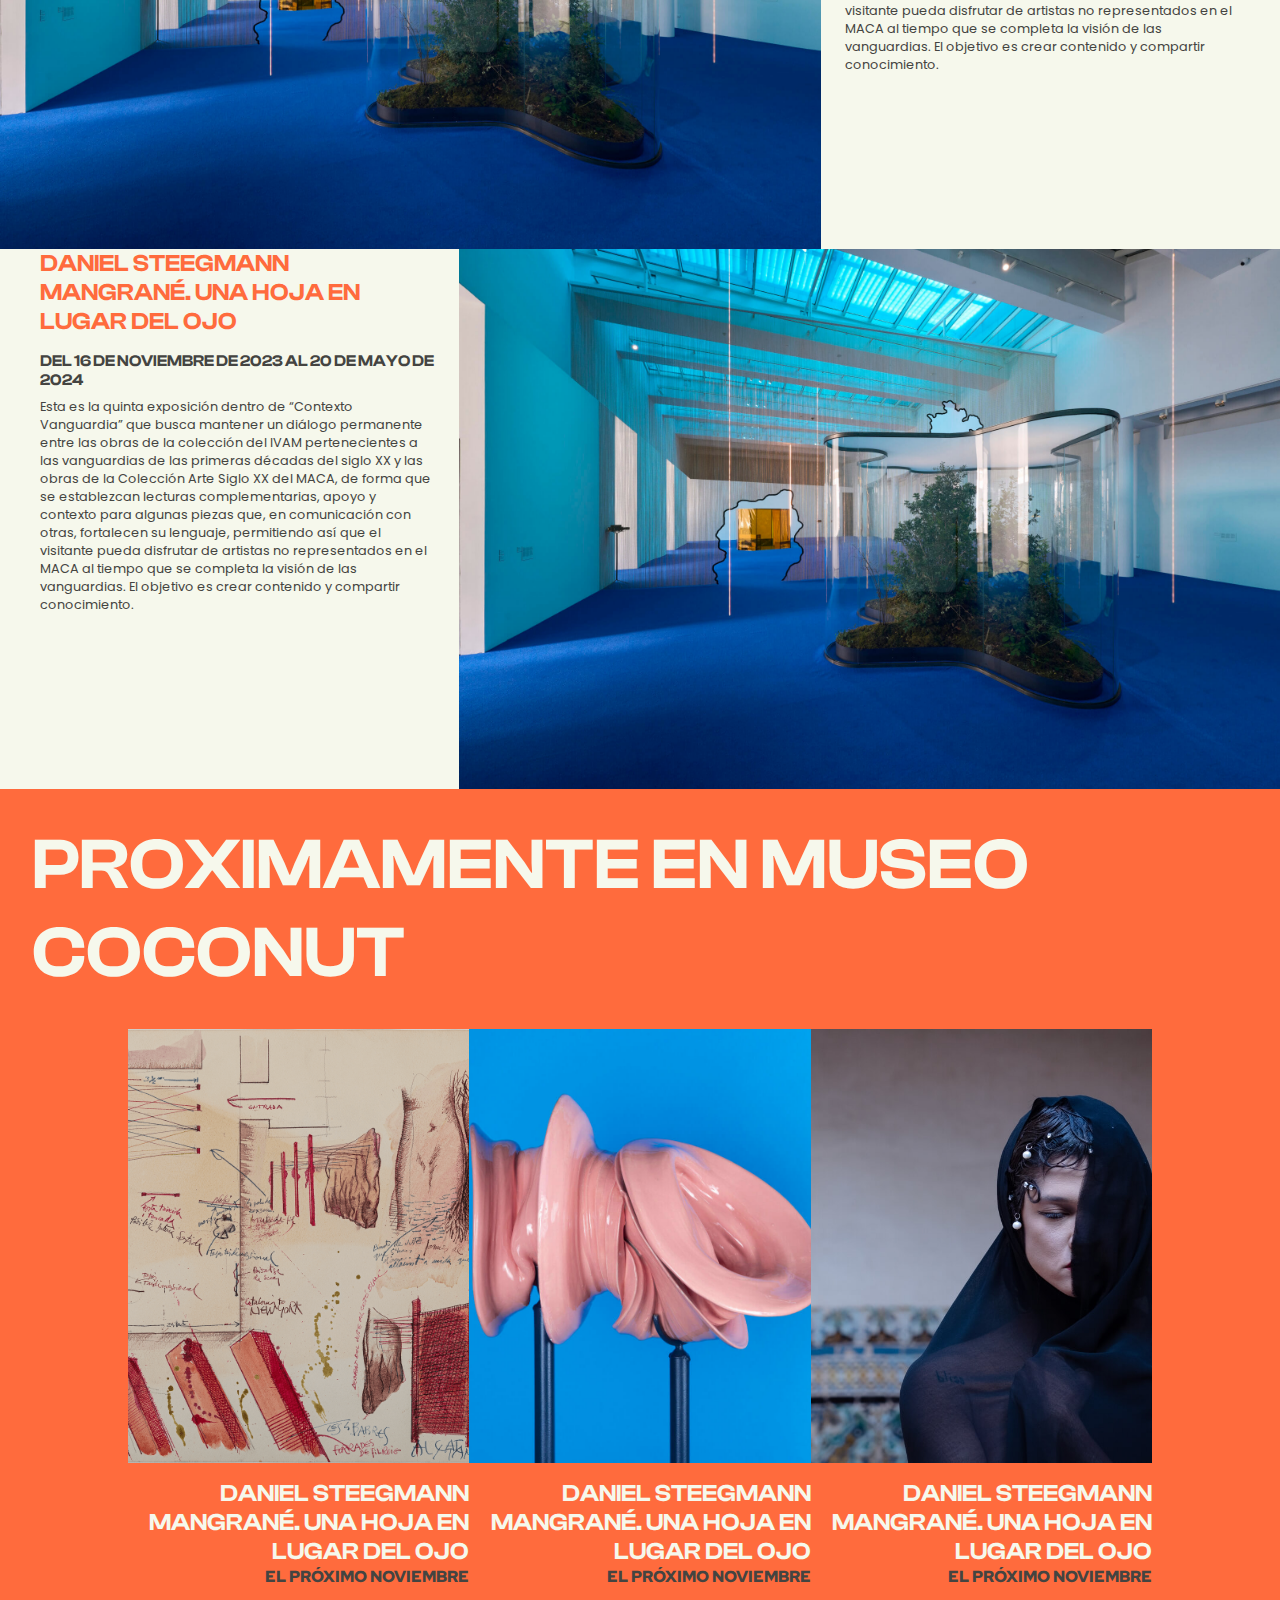
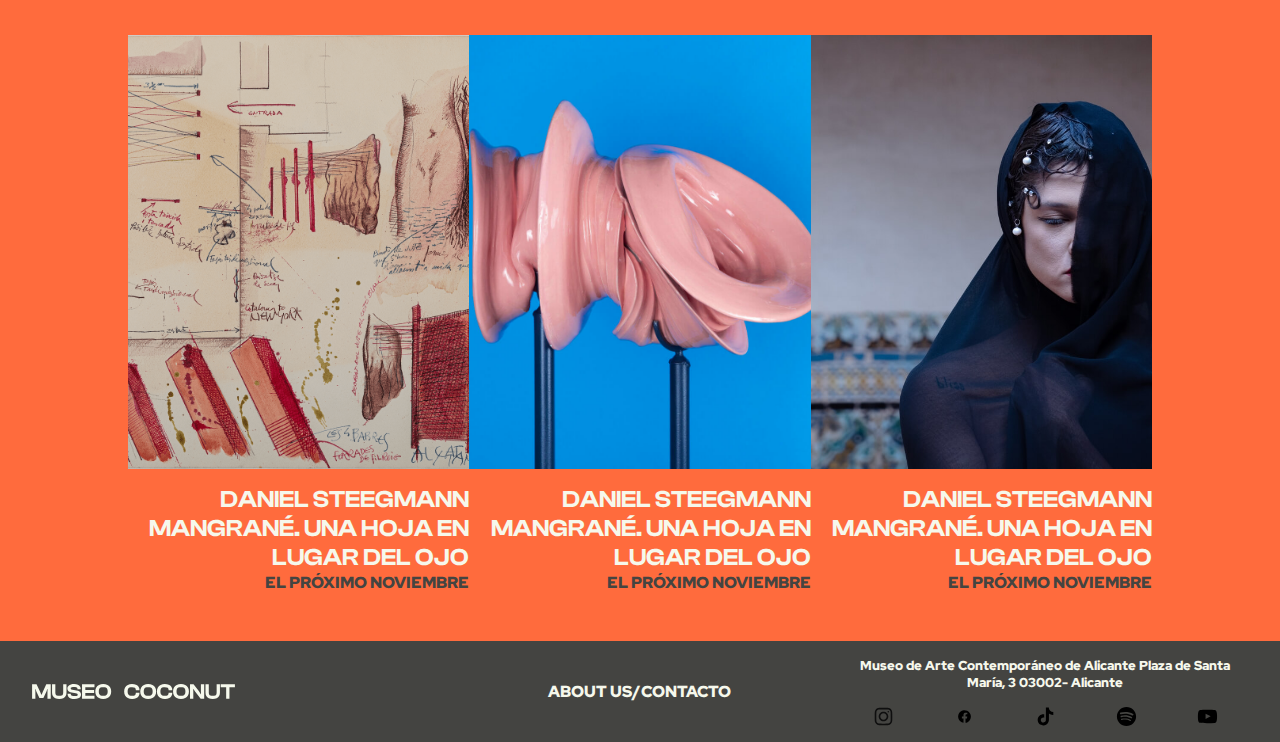
<file: html/expo.html>
<!DOCTYPE html>
<html lang="es">
<head>
    <meta charset="UTF-8">
    <meta name="viewport" content="width=device-width, initial-scale=1.0">
    <title>Exposiciones</title>
    <link rel="stylesheet" href="../css/styles2.css">
</head>
<body>
    <header class="header2">
        <img src="../imagenes-pre/logo-blanca.svg" alt="" class="header2__img">
        <nav class="header2__menu">
            <a href="../html/coleccion.html" class="header__menu-enlace"><h1 class="header2__menu-item">COLECCIÓN</h1></a>
            <a href="../html/visita.html" class="header__menu-enlace"><h1 class="header2__menu-item">VISITA</h1></a>
        </nav>
    </header>
    <main class="main">
        <section class="main__actual">
            <div class="main__actual-texto">
                <h1 class="main__actual-titulo">EN LA GALERÍA</h1>
            </div>
            <div class="container">
                <div class="main__actual-slide1">
                    <div class="main__actual-imagen">
                        <img src="../imagenes-final/slide2.jpg" alt="" class="main__actual-portada">
                    </div>
                    <div class="main__actual-info1">
                        <h1 class="main__actual-nombre">DANIEL STEEGMANN MANGRANÉ. UNA HOJA EN LUGAR DEL OJO</h1>
                        <h2 class="main__actual-fecha">DEL 16 DE NOVIEMBRE DE 2023 AL 20 DE MAYO DE 2024</h2>
                        <p class="main__actual-desc">Esta es la quinta exposición dentro de “Contexto Vanguardia” que busca mantener un diálogo permanente entre las obras de la colección del IVAM pertenecientes a las vanguardias de las primeras décadas del siglo XX y las obras de la Colección Arte Siglo XX del MACA, de forma que se establezcan lecturas complementarias, apoyo y contexto para algunas piezas que, en comunicación con otras, fortalecen su lenguaje, permitiendo así que el visitante pueda disfrutar de artistas no representados en el MACA al tiempo que se completa la visión de las vanguardias. El objetivo es crear contenido y compartir conocimiento.</p>
                    </div>
                </div>
                <div class="main__actual-slide2">
                    <div class="main__actual-info2">
                        <h1 class="main__actual-nombre">DANIEL STEEGMANN MANGRANÉ. UNA HOJA EN LUGAR DEL OJO</h1>
                        <h2 class="main__actual-fecha">DEL 16 DE NOVIEMBRE DE 2023 AL 20 DE MAYO DE 2024</h2>
                        <p class="main__actual-desc">Esta es la quinta exposición dentro de “Contexto Vanguardia” que busca mantener un diálogo permanente entre las obras de la colección del IVAM pertenecientes a las vanguardias de las primeras décadas del siglo XX y las obras de la Colección Arte Siglo XX del MACA, de forma que se establezcan lecturas complementarias, apoyo y contexto para algunas piezas que, en comunicación con otras, fortalecen su lenguaje, permitiendo así que el visitante pueda disfrutar de artistas no representados en el MACA al tiempo que se completa la visión de las vanguardias. El objetivo es crear contenido y compartir conocimiento.</p>
                    </div>
                    <div class="main__actual-imagen">
                        <img src="../imagenes-final/slide2.jpg" alt="" class="main__actual-portada">
                    </div>
                </div>
                <div class="main__actual-slide1">
                    <div class="main__actual-imagen">
                        <img src="../imagenes-final/slide2.jpg" alt="" class="main__actual-portada">
                    </div>
                    <div class="main__actual-info1">
                        <h1 class="main__actual-nombre">DANIEL STEEGMANN MANGRANÉ. UNA HOJA EN LUGAR DEL OJO</h1>
                        <h2 class="main__actual-fecha">DEL 16 DE NOVIEMBRE DE 2023 AL 20 DE MAYO DE 2024</h2>
                        <p class="main__actual-desc">Esta es la quinta exposición dentro de “Contexto Vanguardia” que busca mantener un diálogo permanente entre las obras de la colección del IVAM pertenecientes a las vanguardias de las primeras décadas del siglo XX y las obras de la Colección Arte Siglo XX del MACA, de forma que se establezcan lecturas complementarias, apoyo y contexto para algunas piezas que, en comunicación con otras, fortalecen su lenguaje, permitiendo así que el visitante pueda disfrutar de artistas no representados en el MACA al tiempo que se completa la visión de las vanguardias. El objetivo es crear contenido y compartir conocimiento.</p>
                    </div>
                </div>
                <div class="main__actual-slide2">
                    <div class="main__actual-info2">
                        <h1 class="main__actual-nombre">DANIEL STEEGMANN MANGRANÉ. UNA HOJA EN LUGAR DEL OJO</h1>
                        <h2 class="main__actual-fecha">DEL 16 DE NOVIEMBRE DE 2023 AL 20 DE MAYO DE 2024</h2>
                        <p class="main__actual-desc">Esta es la quinta exposición dentro de “Contexto Vanguardia” que busca mantener un diálogo permanente entre las obras de la colección del IVAM pertenecientes a las vanguardias de las primeras décadas del siglo XX y las obras de la Colección Arte Siglo XX del MACA, de forma que se establezcan lecturas complementarias, apoyo y contexto para algunas piezas que, en comunicación con otras, fortalecen su lenguaje, permitiendo así que el visitante pueda disfrutar de artistas no representados en el MACA al tiempo que se completa la visión de las vanguardias. El objetivo es crear contenido y compartir conocimiento.</p>
                    </div>
                    <div class="main__actual-imagen">
                        <img src="../imagenes-final/slide2.jpg" alt="" class="main__actual-portada">
                    </div>
                </div>
            </div>
            
        </section>
        <section class="main__futuro">
            <div class="main__futuro-contenedor">
                <h1 class="main__futuro-present">PROXIMAMENTE  EN  MUSEO COCONUT</h1>
            </div>
            <div class="main__futuro-grid">
                <div class="main__futuro-item">
                    <figure ><img src="../imagenes-final/slide6.png" alt="" class="main__futuro-img"></figure>
                    <figcaption class="main__futuro-info">
                        <h2 class="main__futuro-titulo">DANIEL STEEGMANN MANGRANÉ. UNA HOJA EN LUGAR DEL OJO</h2>
                        <h3 class="main__futuro-fecha">EL PRÓXIMO NOVIEMBRE</h3>
                    </figcaption>
                </div>
                <div class="main__futuro-item">
                    <figure><img src="../imagenes-final/slide4.jpg" alt="" class="main__futuro-img"></figure>
                    <figcaption class="main__futuro-info">
                        <h2 class="main__futuro-titulo">DANIEL STEEGMANN MANGRANÉ. UNA HOJA EN LUGAR DEL OJO</h2>
                        <h3 class="main__futuro-fecha">EL PRÓXIMO NOVIEMBRE</h3>
                    </figcaption>
                </div>
                <div class="main__futuro-item">
                    <figure><img src="../imagenes-final/slide5.jpg" alt="" class="main__futuro-img"></figure>
                    <figcaption class="main__futuro-info">
                        <h2 class="main__futuro-titulo">DANIEL STEEGMANN MANGRANÉ. UNA HOJA EN LUGAR DEL OJO</h2>
                        <h3 class="main__futuro-fecha">EL PRÓXIMO NOVIEMBRE</h3>
                    </figcaption>
                </div>
            </div>
            <div class="main__futuro-grid">
                <div class="main__futuro-item">
                    <figure ><img src="../imagenes-final/slide6.png" alt="" class="main__futuro-img"></figure>
                    <figcaption class="main__futuro-info">
                        <h2 class="main__futuro-titulo">DANIEL STEEGMANN MANGRANÉ. UNA HOJA EN LUGAR DEL OJO</h2>
                        <h3 class="main__futuro-fecha">EL PRÓXIMO NOVIEMBRE</h3>
                    </figcaption>
                </div>
                <div class="main__futuro-item">
                    <figure><img src="../imagenes-final/slide4.jpg" alt="" class="main__futuro-img"></figure>
                    <figcaption class="main__futuro-info">
                        <h2 class="main__futuro-titulo">DANIEL STEEGMANN MANGRANÉ. UNA HOJA EN LUGAR DEL OJO</h2>
                        <h3 class="main__futuro-fecha">EL PRÓXIMO NOVIEMBRE</h3>
                    </figcaption>
                </div>
                <div class="main__futuro-item">
                    <figure><img src="../imagenes-final/slide5.jpg" alt="" class="main__futuro-img"></figure>
                    <figcaption class="main__futuro-info">
                        <h2 class="main__futuro-titulo">DANIEL STEEGMANN MANGRANÉ. UNA HOJA EN LUGAR DEL OJO</h2>
                        <h3 class="main__futuro-fecha">EL PRÓXIMO NOVIEMBRE</h3>
                    </figcaption>
                </div>
            </div>
        </section>
    </main>
    <footer class="footer">
        <div class="footer__logo">
            <a href="index.html" class="footer__logo-link">
                <img src="../imagenes-pre/logo-blanca.svg" alt="logo" class="footer__logo-img">
            </a>
        </div>
        <div class="footer__menu-container">
            <nav>
                <ul class="footer__menu">
                    <li>
                        <a href="">ABOUT US</a>
                    </li>
                    <li>/</li>
                    <li>
                        <a href="">CONTACTO</a>
                    </li>
                </ul>
            </nav>
        </div>
        <div class="footer__social">
            <div class="footer__direccion">
                <p class="footer__direccion-texto">
                    Museo de Arte Contemporáneo de Alicante
                    Plaza de Santa María, 3
                    03002- Alicante
                </p>
            </div>
            <div class="footer__media">
                <img src="../imagenes-pre/instagram-svgrepo-com.svg" alt="Instagram" class="footer__media-img">
                <img src="../imagenes-pre/facebook-svgrepo-com.svg" alt="Facebook" class="footer__media-img">
                <img src="../imagenes-pre/tiktok-svgrepo-com.svg" alt="TikTok" class="footer__media-img">
                <img src="../imagenes-pre/spotify-162-svgrepo-com.svg" alt="Spotify" class="footer__media-img">
                <img src="../imagenes-pre/youtube-168-svgrepo-com.svg" alt="Youtube" class="footer__media-img">
            </div>
        </div>


    </footer>
</body>
</html>
</file>
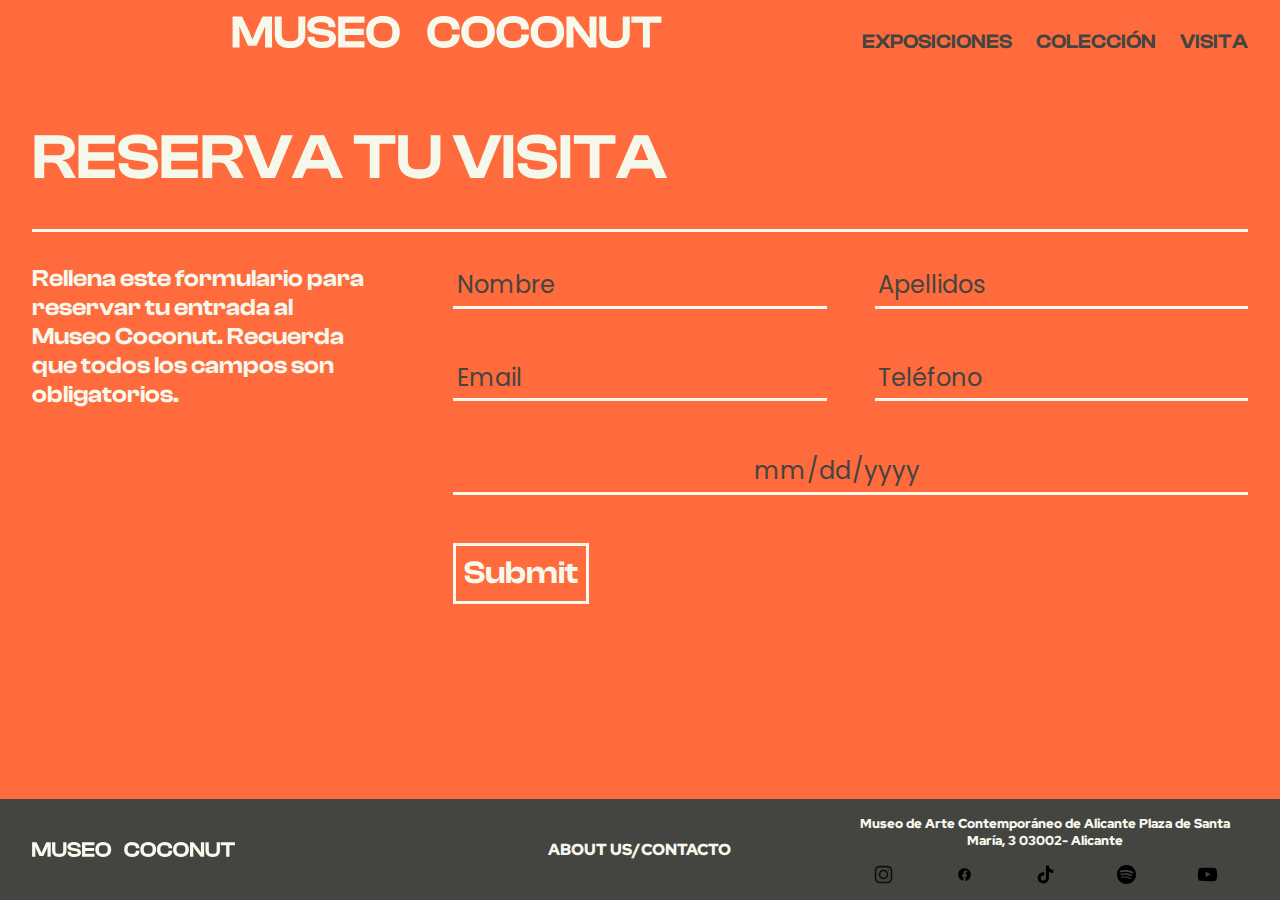
<file: html/formulario.html>
<!DOCTYPE html>
<html lang="es">
<head>
    <meta charset="UTF-8">
    <meta name="viewport" content="width=device-width, initial-scale=1.0">
    <title>Formulario</title>
    <link rel="stylesheet" href="../css/styles6.css">
</head>
<body>
    <header class="header2">
        <img src="../imagenes-pre/logo-blanca.svg" alt="" class="header2__img">
        <nav class="header2__menu">
            <a href="../html/expo.html" class="header__menu-enlace"><h1 class="header2__menu-item">EXPOSICIONES</h1></a>
            <a href="../html/coleccion.html" class="header__menu-enlace"><h1 class="header2__menu-item">COLECCIÓN</h1></a>
            <a href="../html/visita.html" class="header__menu-enlace"><h1 class="header2__menu-item">VISITA</h1></a>
        </nav>
    </header>
    <main class="main">
        <div class="main__intro">
            <h1 class="main__intro-titulo">RESERVA TU VISITA</h1>
        </div>
        <hr class="main__linea">
        <div class="main__formulario">
            <form id="formulario" class="main__formulario-contenedor">
                <p class="main__formulario-intro">Rellena este formulario para reservar tu entrada al Museo Coconut. Recuerda que todos los campos son obligatorios.</p>
                <label class="main__formulario-nombre"><input class="main__formulario-item" type="text" id="name" label="Nombre" required placeholder="Nombre"></label>
                <label class="main__formulario-apellidos"><input class="main__formulario-item" type="text" id="surname" label="Apellidos" required placeholder="Apellidos"></label>
                <label class="main__formulario-email"><input class="main__formulario-item" type="email" id="email" label="Email" required placeholder="Email"></label>
                <label class="main__formulario-telefono"><input class="main__formulario-item" type="tel" id="telefono" label="Teléfono" required placeholder="Teléfono"></label>
                <label class="main__formulario-fecha"><input class="main__formulario-item" type="date" id="fecha" label="Fecha" required placeholder="Fecha"></label>
                <label class="main__formulario-enviar"><input type="submit"></label>
            </form>
        </div>
    </main>
    <footer class="footer">
        <div class="footer__logo">
            <a href="index.html" class="footer__logo-link">
                <img src="../imagenes-pre/logo-blanca.svg" alt="logo" class="footer__logo-img">
            </a>
        </div>
        <div class="footer__menu-container">
            <nav>
                <ul class="footer__menu">
                    <li>
                        <a href="">ABOUT US</a>
                    </li>
                    <li>/</li>
                    <li>
                        <a href="">CONTACTO</a>
                    </li>
                </ul>
            </nav>
        </div>
        <div class="footer__social">
            <div class="footer__direccion">
                <p class="footer__direccion-texto">
                    Museo de Arte Contemporáneo de Alicante
                    Plaza de Santa María, 3
                    03002- Alicante
                </p>
            </div>
            <div class="footer__media">
                <img src="../imagenes-pre/instagram-svgrepo-com.svg" alt="Instagram" class="footer__media-img">
                <img src="../imagenes-pre/facebook-svgrepo-com.svg" alt="Facebook" class="footer__media-img">
                <img src="../imagenes-pre/tiktok-svgrepo-com.svg" alt="TikTok" class="footer__media-img">
                <img src="../imagenes-pre/spotify-162-svgrepo-com.svg" alt="Spotify" class="footer__media-img">
                <img src="../imagenes-pre/youtube-168-svgrepo-com.svg" alt="Youtube" class="footer__media-img">
            </div>
        </div>


    </footer>
</body>
</html>
</file>
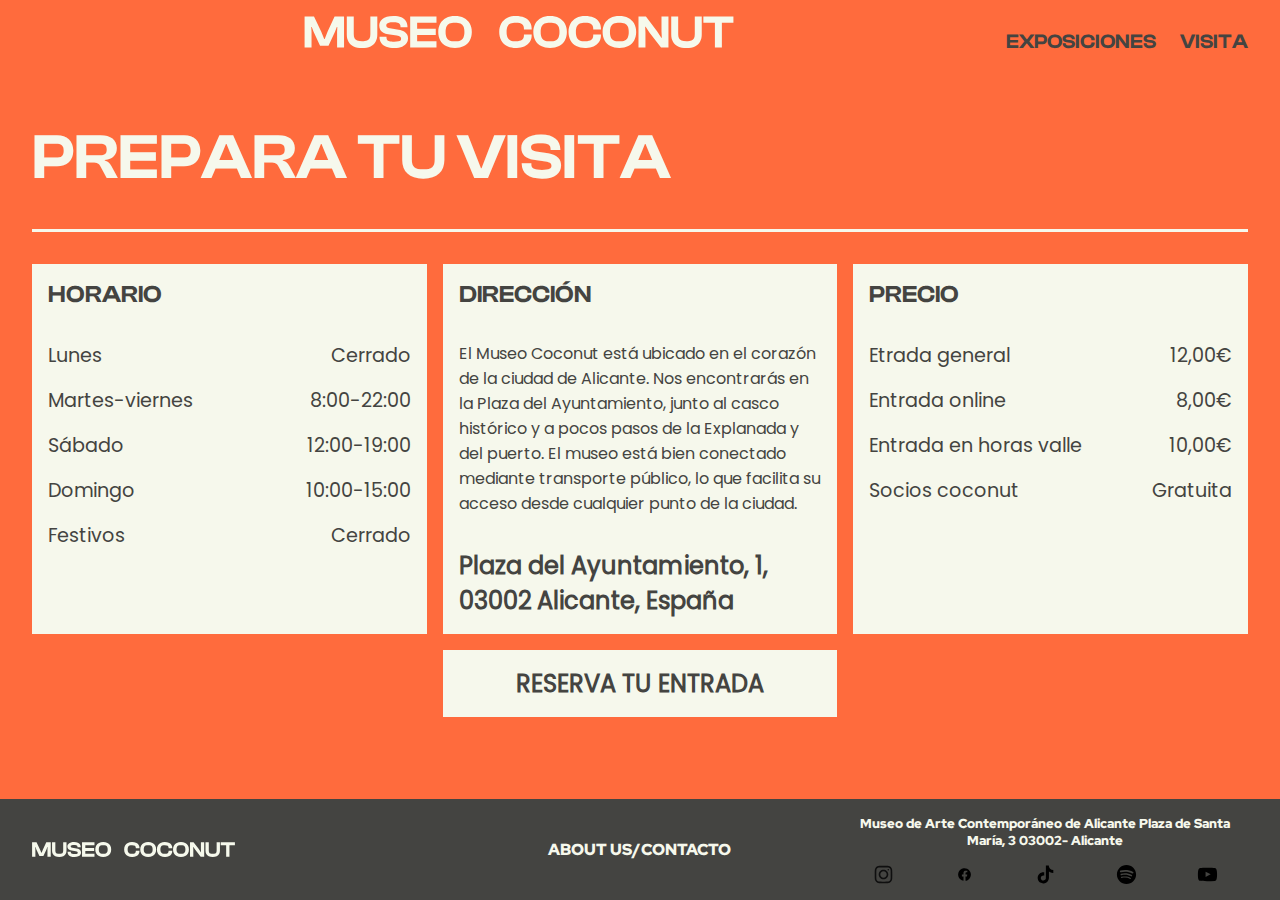
<file: html/visita.html>
<!DOCTYPE html>
<html lang="es">
<head>
    <meta charset="UTF-8">
    <meta name="viewport" content="width=device-width, initial-scale=1.0">
    <title>Visita</title>
    <link rel="stylesheet" href="../css/styles5.css">
</head>
<body>
    <header class="header2">
        <img src="../imagenes-pre/logo-blanca.svg" alt="" class="header2__img">
        <nav class="header2__menu">
            <a href="../html/about.html" class="header__menu-enlace"><h1 class="header2__menu-item">EXPOSICIONES</h1></a>
            <a href="../html/contacto.html" class="header__menu-enlace"><h1 class="header2__menu-item">VISITA</h1></a>
        </nav>
    </header>
    <main class="main__visita">
        <div class="main__visita-intro">
            <h1 class="main__visita-titulo">PREPARA TU VISITA</h1>
        </div>
        <hr class="main__visita-linea">
        <div class="main__visita-grid">
            <div class="main__visita-item">
                <h2 class="main__visita-tit">HORARIO</h2>
                <ul class="main__visita-nav">
                    <li class="main__visita-op"><span>Lunes</span><span>Cerrado</span></li>
                    <li class="main__visita-op"><span>Martes-viernes</span><span>8:00-22:00</span></li>
                    <li class="main__visita-op"><span>Sábado</span><span>12:00-19:00</span></li>
                    <li class="main__visita-op"><span>Domingo</span><span>10:00-15:00</span></li>
                    <li class="main__visita-op"><span>Festivos</span><span>Cerrado</span></li>                    
                </ul>
            </div>
            <div class="main__visita-item">
                <h2 class="main__visita-tit">DIRECCIÓN</h2>
                <p class="main__visita-parrafo">El Museo Coconut está ubicado en el corazón de la ciudad de Alicante.
                    Nos encontrarás en la Plaza del Ayuntamiento, junto al casco histórico y a pocos pasos de la Explanada y del puerto.
                    El museo está bien conectado mediante transporte público, lo que facilita su acceso desde cualquier punto de la ciudad.
                </p>
                <p class="main__visita-dir">
                    Plaza del Ayuntamiento, 1, 03002 Alicante, España
                </p>
                    
            </div>
            <div class="main__visita-item"> 
                <h2 class="main__visita-tit">PRECIO</h2>
                <ul class="main__visita-nav">
                    <li class="main__visita-op"><span>Etrada general</span><span>12,00€</span></li>
                    <li class="main__visita-op"><span>Entrada online</span><span>8,00€</span></li>
                    <li class="main__visita-op"><span>Entrada en horas valle</span><span>10,00€</span></li>
                    <li class="main__visita-op"><span>Socios coconut</span><span>Gratuita</span></li>                   
                </ul>
            </div>
            <a href="" class="main__visita-boton">
                <h2>RESERVA TU ENTRADA</h2>
            </a>
        </div>
    </main>
    <footer class="footer">
        <div class="footer__logo">
            <a href="index.html" class="footer__logo-link">
                <img src="../imagenes-pre/logo-blanca.svg" alt="logo" class="footer__logo-img">
            </a>
        </div>
        <div class="footer__menu-container">
            <nav>
                <ul class="footer__menu">
                    <li>
                        <a href="">ABOUT US</a>
                    </li>
                    <li>/</li>
                    <li>
                        <a href="">CONTACTO</a>
                    </li>
                </ul>
            </nav>
        </div>
        <div class="footer__social">
            <div class="footer__direccion">
                <p class="footer__direccion-texto">
                    Museo de Arte Contemporáneo de Alicante
                    Plaza de Santa María, 3
                    03002- Alicante
                </p>
            </div>
            <div class="footer__media">
                <img src="../imagenes-pre/instagram-svgrepo-com.svg" alt="Instagram" class="footer__media-img">
                <img src="../imagenes-pre/facebook-svgrepo-com.svg" alt="Facebook" class="footer__media-img">
                <img src="../imagenes-pre/tiktok-svgrepo-com.svg" alt="TikTok" class="footer__media-img">
                <img src="../imagenes-pre/spotify-162-svgrepo-com.svg" alt="Spotify" class="footer__media-img">
                <img src="../imagenes-pre/youtube-168-svgrepo-com.svg" alt="Youtube" class="footer__media-img">
            </div>
        </div>


    </footer>
</body>
</html>
</file>
<file: css/styles.css>
*{
    margin: 0;
    padding: 0;
    border: 0;
    box-sizing: border-box;
    }
    
    li {
    list-style: none;
    }
    
    h1, h2, h3, h4, h5, h6 {
    font-size: inherit;
    font-weight: inherit;
    }
    
    a {
    color: inherit;
    text-decoration: none;
    display: block;
    }
    
    p a {
    display: inline;
    }
    
    img, picture, video, iframe {
    display: block;
    width: 100%;
    /* height: initial; */
    }
    
    form, input, label, select, option, textarea, button {
    font-size: inherit;
    font-family: inherit;
    display: block;
    background-color: transparent;
    }
    
    :root {
    font-size: 100%;
    --color-principal: #FF6B3D;
    --color-secundario: #f6f8ec;
    --color-texto: #444441;
    --fuente-principal: 'ClashDisplay', sans-serif;
    --fuente-secundaria: 'Poppins', sans-serif;
    }
    
    html {
        scroll-behavior: smooth;
        height: 100%;
        display: flex;
        flex-direction: column;
    }
    
    body {
        background-color: var(--color-principal);
        height: 100%;
        display: flex;
        flex-direction: column;
    }
    main {
        flex: 1;
    }

    /*reset finalizado, vamos con elementos de body */ 

    .header2 {
        display: flex;
        justify-content: space-between;
        background-color: var(--color-secundario);
        align-items: baseline;
        padding-block: 1rem;
        padding-inline: 2rem;
        
    }
    .header__menu-enlace {
        font-family: 'clashdisplay';
        color: var(--color-texto);
        font-size: 1.25rem;
        font-weight: bolder;
        transition: color 0.3s, transform 0.2s;
        
    }
    .header2__menu {
        display: flex;
        gap:1.5rem;      
    }
    
    .header__menu-enlace:hover {
        color: var(--color-principal);
    }
    .header__menu-enlace:active {
        scale: 0.95;
    }

    .header2__img {
       height: 2rem;
    }
    .header2__hamburguesa {
        display: none;
        font-size: 2rem;
        color: var(--color-texto);

    }
    .header2__movil {
        display: none;
    }


    .main {
        padding-inline: 2rem;
        padding-top: 3rem;
        background-color: var(--color-secundario);
        
    }
    .main__bienvenido-img {
        object-fit: cover;
        height: 85vh;
    }
    .main__bienvenido-intro {
        display: flex;
        justify-content: space-between;
        align-items: center;
        padding-bottom: 2rem;
    }
    .main__bienvenido-izq {
        display: flex;
        flex-wrap: wrap;
        gap: 0.5rem;
        width: 50%;
    }
    .main__bienvenido-titulo {
        font-family: "clashdisplay";
        color: var(--color-principal);
        font-size: 4rem;
    }
    .main__bienvenido-texto {
        font-family: 'poppin';
        font-size: 1.2rem;
        color: var(--color-texto);
    }
    .main__bienvenido-dcha {
        font-family: 'clashdisplay';
        font-size: 1.5rem;
        color: var(--color-texto);
        display: flex;
        flex-direction: column;
        gap: 1.5rem;
        font-weight: bold;
        text-align: start;
    }
    .main__bienvenido-icono {
        height: 1rem;
        transition: transform 0.3s;
    }
    .main__bienvenido-enlace:hover .main__bienvenido-icono {
        transform: translateX(1.2rem);
    }
    .main__bienvenido-enlace:active {
        transform: scale(0.9);
    }
    .main__bienvenido-enlace {
        display: flex;
        align-items: center;
        gap: 1.4rem;
        transition: text-decoration 0.7s, transform 0.6s;

    }
    .main__bienvenido-enlace:hover {
        text-decoration: underline;
    }

    .main__bienvenido-grid {
        display: grid;
        grid-template-columns: repeat(5, 1fr);
        grid-template-rows: repeat(3, 1fr);
        gap: 0.5rem;
        height: 85vh;
        overflow: hidden;
    }
    .main__bienvenido-item1 {
        width: 100%;
        height: 100%;
        object-fit: cover;
        display: block;
        grid-column: 1 / 3;
        grid-row: 1 / 3;
    }
    .main__bienvenido-item2 {
        width: 100%;
        height: 100%;
        object-fit: cover;
        display: block;
        grid-column: 3;
        grid-row: 1 / 4;
    }
    .main__bienvenido-item3 {
        width: 100%;
        height: 100%;
        object-fit: cover;
        display: block;
        grid-column: 4;
        grid-row: 1;
    }
    .main__bienvenido-item4 {
        width: 100%;
        height: 100%;
        object-fit: cover;
        display: block;
        grid-column: 5;
        grid-row: 1;
    }
    .main__bienvenido-item5 {
        width: 100%;
        height: 100%;
        object-fit: cover;
        display: block;
        grid-column: 1;
        grid-row: 3;

    }
    .main__bienvenido-item6 {
        width: 100%;
        height: 100%;
        object-fit: cover;
        display: block;
        grid-column: 2;
        grid-row: 3;
    }
    .main__bienvenido-item7 {
        width: 100%;
        height: 100%;
        object-fit: cover;
        display: block;
        grid-column: 4 / 6;
        grid-row: 2 / 4;
    }
    .main__bienvenido-carta {
        display: flex;
        flex-direction: column;
        justify-content: space-between;
        height: 85vh;
        padding-left: 0.5rem;
    }

    .main__bienvenido-top{
        display: flex;
        width: 33%;
        gap: 0.3rem;
    }
    
    .main__bienvenido-lista {
        display: flex;
        flex-direction: column;
        gap: 2rem;
        justify-content: start;
        align-items: start;
        font-family: "clashdisplay";
        color: var(--color-principal);
        font-size: 3rem;
        padding-left: 1rem;
    }
    .main__bienvenido-menu {
        gap: 3rem;
    }

    .main__bienvenido-indicaciones {
        display: flex;
        flex-direction: column;
        justify-content: center;
        align-items: start;
        font-family: 'poppin';
        font-size: 1rem;
        color: var(--color-texto);
        
        padding-left: 1rem;
    }
    .main__exposiciones {
        padding-top: 2rem;
    }
    .main__exposiciones-lineasup {
        height: 0.2rem;
        background-color: #FFB86F;
    }
    .main__exposiciones-lineainf {
        height: 0.2rem;
        background-color: #FFB86F;
    }

    .main__exposiciones-cabecera {
        display: flex;
        flex-direction: column;
        gap: 0.5rem;
    }
    
    .main__exposiciones-titulo {
        font-family: "clashdisplay";
        color: var(--color-principal);
        font-size: 4rem;
    }
    .main__exposiciones-texto {
        font-family: 'poppin';
        font-size: 1.25rem;
        color: var(--color-texto);
    }

    .main__exposiciones-controlador{
        display: flex;
        gap: 4rem;
        justify-content: space-between;
        align-items: end;
        height: 22vh;
    }
    .main__exposiciones-esfera{
        width: 2rem;
        height: 2rem;
        border-radius: 50%;
        border: 0.2rem solid var(--color-principal);
        transition: background-color 0.3s; 
    }
    .main__exposiciones-esfera:hover{
        background-color: #f1bdac;
    }
    .main__exposiciones-esfera:active{
        background-color: var(--color-principal);
    }

    .main__exposiciones-flecha {
        height: 3rem;
    }

    .main__exposiciones-slider {
        display: flex;
        padding-top: 2rem;
        gap: 1rem;
        overflow-x: auto;
        scroll-snap-align: start;
        padding-bottom: 2rem;
        
    }
    .main__exposiciones-track {
        display: grid;
        grid-template-columns: 1fr 2fr;
        min-width: 100%;
        gap: 2rem;
        scroll-snap-type: start;
        overflow-x: hidden;
    }
    .main__exposiciones-recorrer {
        display: flex;
        gap: 0.5rem;
        overflow-x: auto;
        scroll-snap-type: x mandatory;
        scrollbar-width: none;
        -ms-overflow-style: none;
    }

    .main__exposiciones-recorrer::-webkit-scrollbar {
        display: none;
    }

    .main__exposiciones-item {
        flex: 0 0 calc(50% - 0.5rem);
        scroll-snap-align: start;
        overflow: hidden;    

    }
    .main__exposiciones-img {
        aspect-ratio: 16 / 13;
        width: 100%;
        object-fit: cover;
        display: block;
    }

    .main__exposiciones-pie {
        display: flex;
        flex-direction: column;    
        padding-top: 0.5rem;
        align-items: end;
        word-break: break-word;
    }
    
    .main__exposiciones-pie1 {
        font-family: "clashdisplay";
        color: var(--color-texto);
        font-size: 1.5rem;
        font-weight: bold;
        
    }

    .main__exposiciones-pie2 {
        color: var(--color-principal);
        font-size: 1rem;
        font-family: "clashdisplay";
        font-weight: bolder;
    }
    .main__exposiciones-fechas {
        font-family: "clashdisplay";
        color: var(--color-texto);
        font-size: 1.25rem;
        font-weight: bold;
    }



    .main__colecciones {
        display: grid;
        grid-template-columns: 2fr 1fr;
        margin-top: 2rem;

    }

    .main__colecciones-galeria {
        display: grid;
        grid-template-columns: repeat(3, 1fr);
        gap: 0.5rem;
    }

    .main__colecciones-img {
        width: 100%;
        aspect-ratio: 1 / 1; /* Esto fuerza que ancho y alto sean iguales */
        object-fit: cover;
    }

    .main__colecciones-titulo {
        font-family: 'clashdisplay';
        color: var(--color-texto);
        display: flex;
        align-items: center;
        font-size: 1.25rem;
        padding-top: 0.5rem;
        padding-bottom: 1rem;
    }
    .main__colecciones-info {
        display: flex;
        flex-direction: column;
        align-items: start;
        padding-left: 2rem;
        gap: 0.5rem;
       
    }

    .main__colecciones-texto{
        font-size: 4rem;
        font-family: 'redhat';
        color: var(--color-principal);
        font-weight: bolder;

    }

    .main__colecciones-subtexto{
        font-size: 1.25rem;
        font-family: 'poppin';
        color: var(--color-texto);
    }


    /*FUENTES*/

    @font-face {
        font-family: 'clashdisplay';
        src: url(../fuentes/ClashDisplay_Complete/Fonts/OTF/ClashDisplay-Semibold.otf);
    }

    @font-face {
        font-family: 'redhat';
        src: url(../fuentes/static/RedHatDisplay-Bold.ttf);
    }

    @font-face {
        font-family: 'poppin';
        src: url(../fuentes/Poppins-Regular.ttf);
    }

    @font-face {
        font-family: 'redhat';
        src: url(../fuentes/static/RedHatDisplay-Black.ttf);
        font-weight: bolder;
    }


/* RESPONSIVE */

@media (max-width: 768px) {
    .header2__img {
        width: 60%;
    }
    .header2__menu-enlace {
        font-size: 0.8rem;
    }
    .header2__menu{
        display: none;
    }
    .header2__hamburguesa {
        display: flex;
        justify-content: end;
    }
    .header2__movil {
        display: flex;
        flex-direction: column;
        width: 100vw;
        height: 100vh;
        background-color: var(--color-secundario);
        align-items: center;
        justify-content: start;
        z-index: 10;
        font-size: 2rem;
        font-family: "clashdisplay";
        color: #444441;
        position: fixed;
        top: 0;
        visibility: hidden;
        gap: 5rem;

        transform: translateX(100%);
        transition: transform 0.5s ease-in-out;
    }
    .header2__movil-cerrar {
        padding-bottom: 5rem;
    }
    .header2__movil.activo {
        visibility: visible;
        transform: translateX(0%);
    }
    .header2__movil.cerrando {
        visibility: visible;
        transform: translateX(100%);
    }
    .header2__movil-cerrar {
        background: none;
        font-size: 2.5rem;
        color: var(--color-texto);
        align-self: flex-end;
        margin-right: 2rem;
    }
    .main__exposiciones-controlador {
        display: none;
    }
    .main__exposiciones-track {
        display: flex;
        flex-direction: column;
    }
    .main__colecciones {
        flex-direction: column;
        display: flex;
    }
    .main__colecciones-info {
        order: 0;
    }
    .main__colecciones-galeria {
        order: 1;
    }
    .main__about-titulo{
        font-size: 3rem;
    }
    .main__about-tit{
        font-size: 0.7rem;
    }
    .main__about-item{
        padding: 0.1rem;
    }
    .footer__logo{
        width: 100%;
    }
    .footer__menu{
        font-size: 0.9rem;
    }
    .footer__media-img{
        height: 0.8rem;
    }
    .footer__direccion-texto{
        font-size: 0.8rem;
    }    
}

@media (max-width: 480px) {
    .header2{
        display: flex;
        align-items: center;
    }
    .header2__img{
        width: 100%;
    }
    .header2__logo {
        width: 100%;
    }
    .header2__menu-item{
        font-size: 0.4rem;
    }
    .header2__menu{
        display: none;
    }
    .header2__hamburguesa {
        display: flex;
        justify-content: end;
        font-size: 1rem;
    }
    .header2__movil {
        display: flex;
        flex-direction: column;
        width: 100vw;
        height: 100vh;
        background-color: var(--color-secundario);
        align-items: center;
        justify-content: start;
        z-index: 10;
        font-size: 2rem;
        font-family: "clashdisplay";
        color: var(--color-principal);
        position: fixed;
        top: 0;
        visibility: hidden;
        gap: 5rem;

        transform: translateX(100%);
        transition: transform 0.5s ease-in-out;
    }
    .header2__movil-cerrar {
        padding-bottom: 5rem;
    }
    .header2__movil.activo {
        visibility: visible;
        transform: translateX(0%);
    }
    .header2__movil.cerrando {
        visibility: visible;
        transform: translateX(100%);
    }
    .header2__movil-cerrar {
        background: none;
        font-size: 2.5rem;
        color: var(--color-principal);
        align-self: flex-end;
        margin-right: 2rem;
    }
    .main__exposiciones-controlador {
        display: none;
    }


    .main__bienvenido-grid {
        grid-template-columns: repeat(2, 1fr);
        grid-template-rows: auto;
        height: auto;
        order: 2;
    }

    .main__bienvenido-item1,
    .main__bienvenido-item2,
    .main__bienvenido-item3,
    .main__bienvenido-item4,
    .main__bienvenido-item5,
    .main__bienvenido-item6,
    .main__bienvenido-item7 {
        grid-column: auto;
        grid-row: auto;
    }
    .main__bienvenido-item7 {
        display: none;
    }

    .main__bienvenido-titulo {
        font-size: 4rem;
    }
    .main__bienvenido-dcha {
        align-items: start;
        justify-content: center;
        gap: 1rem;
        order: 3;
        width: 100%;
    }
    .main__bienvenido-enlace {
        justify-content: center;
        font-size: 1.25rem;
    }
    .main__bienvenido-icono {
        height: 1.2rem;
    }
    .main__bienvenido-izq {
        width: 100%;
        justify-content: start;
        align-items: center;
        order: 1;
    }
    .main__bienvenido-texto {
        display: none;
    }
    .main__bienvenido-intro {
        flex-direction: column;
        align-items: start;
        text-align: center;
        gap: 2rem;
    }

    
    .main__exposiciones-titulo {
        font-size: 2rem;
    }
    .main__exposiciones-texto {
        font-size: 0.8rem;
    }
    .main__exposiciones-pie {
        display: flex;
        flex-wrap: wrap;
    }
    .main__exposiciones-pie1 {
        font-size: 1rem;
        display: flex;
        flex-wrap: wrap;
    }
    .main__exposiciones-pie2 {
        font-size: 0.8rem;
    }
    .main__exposiciones-fechas {
        font-size: 0.9rem;
    }


    .main__colecciones-texto {
        font-size: 2rem;
    }
    .main__colecciones-subtexto {
        font-size: 0.8rem;
        text-align: end;
    }
    .main__colecciones-titulo {
        font-size: 1rem;
        text-align: center;
        gap: 1rem;
    }

}

@media (max-width: 480px) {
    .header2{
        display: flex;
        align-items: center;
    }
    .header2__img{
        width: 60%;
    }
    .header2__menu-item{
        font-size: 0.4rem;
    }
    .header2__menu{
        display: none;
    }
    .header2__hamburguesa {
        display: flex;
        justify-content: end;
        font-size: 1rem;
    }
    .header2__movil {
        display: flex;
        flex-direction: column;
        width: 100vw;
        height: 100vh;
        background-color: #f6f8ec;
        align-items: center;
        justify-content: start;
        z-index: 10;
        font-size: 2rem;
        font-family: "clashdisplay";
        color: #444441;
        position: fixed;
        top: 0;
        visibility: hidden;
        gap: 5rem;

        transform: translateX(100%);
        transition: transform 0.5s ease-in-out;
    }
    .header__movil-enlace {
        font-size: 1.5rem;
        display: flex;
        flex-direction: column;
        align-items: center;
    }
    .header2__movil-cerrar {
        padding-bottom: 5rem;
    }
    .header2__movil.activo {
        visibility: visible;
        transform: translateX(0%);
    }
    .header2__movil.cerrando {
        visibility: visible;
        transform: translateX(100%);
    }
    .header2__movil-cerrar {
        background: none;
        font-size: 2.5rem;
        color: #444441;
        align-self: flex-end;
        margin-right: 2rem;
    }

    .main__bienvenido-titulo{
        font-size: 2rem;
        text-align: start;
    }
    .main__exposiciones-titulo{
        font-size: 2rem;
    }
    


    .main__exposiciones-track {
        display: flex;
        flex-direction: column;
    }
    .main__exposiciones-texto {
        text-align: justify;
    }
    



    .main__colecciones{
        display: flex;
        flex-direction: column;
        
    }
    .main__colecciones-info{
        order: 1;
        align-items: flex-start;
        text-align: left;
        width: 100%;
        padding-left: 0;
        
    }
    .main__colecciones-galeria{
        order: 2;
        width: 100%;
    }
    .main__colecciones{
        display: flex;
        flex-direction: column;
        gap: 1rem;
    }
    .main__colecciones-texto{
        font-size: 2rem;
    }
    .main__colecciones-subtexto{
        text-align: justify;
        font-size: 0.7rem;
    }
    .main__colecciones-titulo{
        font-size: 0.7rem;
    }
}

@media (min-width: 2560px) {
    .header__menu-enlace {
        font-size: 2rem;
    }
    .header2 {
        width: 100%;
    }
    .main__bienvenido-titulo{
        font-size: 8rem;
    }
    .main__bienvenido-texto{
        font-size: 2rem;
    }
    .main__bienvenido-dcha {
        font-size: 2.5rem;
    }
    .main__bienvenido-icono {
        height: 2rem;
    }

    .main__exposiciones-titulo {
        font-size: 8rem;
    }
    .main__exposiciones-texto {
        font-size: 2rem;
    }
    .main__exposiciones-pie1 {
        font-size: 3rem;
    }
    .main__exposiciones-pie2 {
        font-size: 2rem;
    }
    .main__exposiciones-fechas {
        font-size: 2.5rem;
    }

    .main__colecciones-titulo{
        font-size: 3rem;
    }
    .main__colecciones-texto{
        font-size: 8rem;
    }
    .main__colecciones-subtexto{
        font-size: 2rem;
    }

}
</file>
<file: css/styles3.css>
*{
    margin: 0;
    padding: 0;
    border: 0;
    box-sizing: border-box;
    }
    
    li {
    list-style: none;
    }
    
    h1, h2, h3, h4, h5, h6 {
    font-size: inherit;
    font-weight: inherit;
    }
    
    a {
    color: inherit;
    text-decoration: none;
    display: block;
    }
    
    p a {
    display: inline;
    }
    
    img, picture, video, iframe {
    display: block;
    width: 100%;
    /* height: initial; */
    }
    
    form, input, label, select, option, textarea, button {
    font-size: inherit;
    font-family: inherit;
    display: block;
    background-color: transparent;
    }
    
    :root {
    font-size: 100%;
    }
    
    html {
        scroll-behavior: smooth;
        height: 100%;
        display: flex;
        flex-direction: column;
    }
    
    body {
        background-color: #FF6B3D;
        height: 100%;
        display: flex;
        flex-direction: column;
    }
    main {
        flex: 1;
    }



    .header2 {
        display: flex;
        justify-content: space-between;
        padding-bottom: 1rem;
        background-color: #FF6B3D;
        align-items: baseline;
        padding-top: 1rem;
        
    }
    .header2__menu-item {
        font-family: 'clashdisplay';
        color: #444441;
        font-size: 1.25rem;
        font-weight: bolder;
        transition: color 0.3s;
        
    }
    .header2__menu {
        display: flex;
        gap: 3rem;
        padding-right: 2rem;        
    }
    
    .header2__menu-item:hover {
        color: #f6f8ec;
    }

    .header2__img {
       width: 50%;
       padding-left: 2rem;
    }
    .main__contacto {
        padding-inline: 2rem;
    }

    .main__contacto-intro {
        display: flex;
        flex-direction: column;
        padding-top: 3rem;
        padding-bottom: 2rem;
        gap: 1.5rem;
    }
    .main__contacto-titulo {
        font-family: 'clashdisplay';
        color: #f6f8ec;
        font-size: 4rem;
    }
    .main__contacto-linea {
        height: 0.2rem;
        background-color: #f6f8ec;
    }
    .main__contacto-contenedor {
        display: flex;
        flex-direction: column;
        align-items: start;
        padding-top: 2rem;
        padding-bottom: 3rem;
    }
    .main__contacto-tit {
        font-family: 'clashdisplay';
        font-size: 2.5rem;
        color: #f6f8ec;
        padding-bottom: 2rem;
    }
    .main__contacto-lista {
        font-family: 'poppin';
        font-size: 1rem;
        font-weight: bold;
        color: #444441;
        padding-bottom: 2rem;
        display: flex;
        flex-direction: column;
        gap: 1rem;
    }
    
    .main__contacto-item {
        display: flex;
        justify-content: left
        text-align: left;
        gap: 1rem;
    }
    .main__contacto-enlace{
        color: #f6f8ec;
    }
    .main__contacto-subtit {
        font-family: 'clashdisplay';
        font-size: 1.8rem;
        font-weight: bold;
        color: #f6f8ec;
        padding-bottom: 1rem;
    }
    .main__contacto-lista {
        display: flex;
        flex-direction: column;
        align-items: center;
    }
    .footer {
        display: grid;
        grid-template-columns: 1fr 1fr 1fr;
        padding-inline: 2rem;
        align-items: center;
        padding-bottom: 1rem;
        background-color: #444441;
        padding-top: 1rem;
    }
    .footer__logo{
        display: flex;
        width: 50%;
    }
    .footer__menu {
        display: flex;
        font-family: 'redhat';
        color: #f6f8ec;
        font-size: 1rem;
        justify-content: center;
    }
    .footer__social {
        display: flex;
        flex-direction: column;
    }
    .footer__direccion {
        display: flex;
    }
    .footer__media {
        display: flex;
    }
    .footer__media-img {
        height: 1.2rem;
    }
    .footer__direccion-texto {
        font-family: 'redhat';
        color: #f6f8ec;
        font-size: 0.8rem;
        text-align: center;
        padding-bottom: 1rem;
    }
    
    .main__about {
        padding-inline: 2rem;
    }
    .main__about-linea {
        height: 0.2rem;
        background-color: #f6f8ec;
    }
    .main__about-intro {
        display: flex;
        flex-direction: column;
        padding-top: 3rem;
        padding-bottom: 2rem;
    }
    .main__about-titulo {
        font-family: 'clashdisplay';
        color: #f6f8ec;
        font-size: 4rem;
    }

    .main__about-grid {
        display: grid;
        grid-template-columns: repeat(4, 1fr);
        grid-template-rows: repeat(2, 1fr);
        gap: 2rem;
        padding-bottom: 7rem;
        padding-top: 2rem;

    }

    .main__about-item {
        display: flex;
        flex-direction: column;
        padding: 0.5rem;
        background-color: #f6f8ec;
    }

    .main__about-tit {
        text-align: start;
        font-family: 'clashdisplay';
        font-size: 1srem;
        color: #444441;
        padding-bottom: 1rem;
    }
    .main__about-img {
        object-fit: cover;
        display: block;
        width: 100%;
    }


















    /*FUENTES*/

    @font-face {
        font-family: 'clashdisplay';
        src: url(../fuentes/ClashDisplay_Complete/Fonts/OTF/ClashDisplay-Semibold.otf);
    }

    @font-face {
        font-family: 'redhat';
        src: url(../fuentes/static/RedHatDisplay-Bold.ttf);
    }

    @font-face {
        font-family: 'poppin';
        src: url(../fuentes/Poppins-Regular.ttf);
    }

    @font-face {
        font-family: 'redhat';
        src: url(../fuentes/static/RedHatDisplay-Black.ttf);
        font-weight: bolder;
    }







       /* RESPONSIVE */

@media (max-width: 768px) {
    .header2__img {
        width: 60%;
    }
    .header2__menu-item {
        font-size: 0.8rem;
    }
    .header2__menu{
        gap: 0.5rem;
    }
    .main__about-titulo{
        font-size: 3rem;
    }
    .main__about-tit{
        font-size: 0.7rem;
    }
    .main__about-item{
        padding: 0.1rem;
    }
    .footer__logo{
        width: 100%;
    }
    .footer__menu{
        font-size: 0.9rem;
    }
    .footer__media-img{
        height: 0.8rem;
    }
    .footer__direccion-texto{
        font-size: 0.8rem;
    }    
}

@media (max-width: 480px) {
    .header2{
        display: flex;
        align-items: center;
    }
    .header2__img{
        width: 50%;
        padding-left: 1rem;
    }
    .header2__menu-item{
        font-size: 0.4rem;
    }
    .header2__menu {
        gap: 0.3rem;
        padding-right: 0.5rem;
    }
    .main__about-titulo{
        font-size: 2rem;
    }
    .main__about-grid{
        grid-template-columns: repeat(2, 1fr);
        grid-template-rows: repeat(4, 1fr);
    }
    .main__about-tit{
        font-size: 0.5rem;
    }
    
    .footer__logo{
        width: 100%;
    }
    .footer__menu{
        font-size: 0.4rem;
    }
    .footer__media-img{
        height: 0.4rem;
    }
    .footer__direccion-texto{
        font-size: 0.3rem;
        padding-bottom: 0.2rem;
    }
    .footer{
        padding-inline: 0.2rem;
    }


}

@media (min-width: 2560px) {
    .header2__menu-item {
        font-size: 3rem;
    }
    .header2__img{
        width: 60%;
    }
    .main__about-titulo{
        font-size: 8rem;
    }
    .main__about-tit{
        font-size: 3rem;
    }
    .main__about-grid{
        padding-top: 6rem;
        padding-bottom: 13rem;
    }
    
    .footer__logo{
        width: 100%;
    }
    .footer__logo-img{
        width: 50rem;
    }
    .footer__menu{
        font-size: 2rem;
    }
    .footer__media-img{
        height: 2rem;
    }
    .footer__direccion-texto{
        font-size: 2rem;
    }
    .footer{
        padding-inline: 2rem;
    }
    

}
</file>
<file: css/styles4.css>
*{
    margin: 0;
    padding: 0;
    border: 0;
    box-sizing: border-box;
    }
    
    li {
    list-style: none;
    }
    
    h1, h2, h3, h4, h5, h6 {
    font-size: inherit;
    font-weight: inherit;
    }
    
    a {
    color: inherit;
    text-decoration: none;
    display: block;
    }
    
    p a {
    display: inline;
    }
    
    img, picture, video, iframe {
    display: block;
    width: 100%;
    /* height: initial; */
    }
    
    form, input, label, select, option, textarea, button {
    font-size: inherit;
    font-family: inherit;
    display: block;
    background-color: transparent;
    }
    
    :root {
    font-size: 100%;
    }
    
    html {
        scroll-behavior: smooth;
        height: 100%;
        display: flex;
        flex-direction: column;
    }
    
    body {
        background-color: #FF6B3D;
        height: 100%;
        display: flex;
        flex-direction: column;
    }
    main {
        flex: 1;
    }



    .header2 {
        display: flex;
        justify-content: space-between;
        padding-bottom: 1rem;
        background-color: #FF6B3D;
        align-items: baseline;
        padding-top: 1rem;
        
    }
    .header2__menu-item {
        font-family: 'clashdisplay';
        color: #444441;
        font-size: 1.25rem;
        font-weight: bolder;
        transition: color 0.3s;
        
    }
    .header2__menu {
        display: flex;
        gap: 3rem;
        padding-right: 2rem;        
    }
    
    .header2__menu-item:hover {
        color: #f6f8ec;
    }

    .header2__img {
       width: 50%;
       padding-left: 2rem;
    }




    .main__colec {
        display: flex;
        flex-direction: column;
        padding-top: 3rem;
        padding-bottom: 3rem;
        padding-inline: 2rem;
    }

    .main__colec-intro {
        display: flex;
        flex-direction: column;
        padding-bottom: 2rem;
        
    }
    .main__colec-titulo{
        display: flex;
        padding-bottom: 1rem;
        
    }
    .main__titulo{
        font-family: 'clashdisplay';
        color: #f6f8ec;
        font-size: 4rem;
    }
    .main__colec-contenido {
        display: grid;
        grid-template-columns: 2fr 1fr;
        
    }
    .main__intro {
        font-family: 'poppin';
        font-size: 1.2rem;
        color: #444441;
    }
    .main__gal {
        display: flex;
        flex-direction: column;
    }
    .main__gal-intro {
        display: flex;
        padding-top: 2rem;
        padding-bottom: 2rem;
    }
    .main__gal-titulo {
        font-family: 'clashdisplay';
        color: #f6f8ec;
        font-size: 4rem;
    }
    .main__gal-galeria {
        display: flex;
        flex-wrap: wrap;
        justify-content: space-between;
    }
    .a {
        display: flex;
        flex-direction: column;
        flex-grow: 0;
        flex-shrink: 0;
        flex-basis: auto;
        width: 60%;
        padding-bottom: 4rem;
    }
    .a1 {
        display: flex;
        flex-direction: column;
        flex-grow: 0;
        flex-shrink: 0;
        flex-basis: auto;
        width: 39%;
    }
    .a2 {
        display: flex;
        flex-direction: column;
        flex-grow: 0;
        flex-shrink: 0;
        flex-basis: auto;
    }
    .b2 {
        width: 78%;
        overflow: hidden;
           
    }
    .c {
        display: flex;
        flex-direction: column;
        justify-content: flex-start;
    }
    .c1 {
        font-family: 'clashdisplay';
        font-size: 2rem;
        color: #f6f8ec;
    }
    .c2 {
        font-family: 'clashdisplay';
        font-size: 1.2rem;
        font-weight: bolder;
        color: #444441;
    }
    .c3 {
        font-family: 'poppin';
        font-size: 1rem;
        color: #f6f8ec;
        font-weight: bolder;
    }
    .main__exposiciones-lineasup {
        height: 0.2rem;
        background-color: #f6f8ec;
    }







    .footer {
        display: grid;
        grid-template-columns: 1fr 1fr 1fr;
        padding-inline: 2rem;
        align-items: center;
        padding-bottom: 1rem;
        background-color: #444441;
        padding-top: 1rem;
    }
    .footer__logo{
        display: flex;
        width: 50%;
    }
    .footer__menu {
        display: flex;
        font-family: 'redhat';
        color: #f6f8ec;
        font-size: 1rem;
        justify-content: center;
    }
    .footer__social {
        display: flex;
        flex-direction: column;
    }
    .footer__direccion {
        display: flex;
    }
    .footer__media {
        display: flex;
    }
    .footer__media-img {
        height: 1.2rem;
    }
    .footer__direccion-texto {
        font-family: 'redhat';
        color: #f6f8ec;
        font-size: 0.8rem;
        text-align: center;
        padding-bottom: 1rem;
    }




        /* RESPONSIVE */

@media (max-width: 768px) {
    .header2__img {
        width: 60%;
    }
    .header2__menu-item {
        font-size: 1rem;
    }
    .header2__menu{
        gap: 1rem;
    }
    .main__titulo{
        font-size: 3rem;
    }
    .main__intro{
        font-size: 1rem;
    }
    .main__gal-titulo{
        font-size: 3rem;
    }
    .c1{
        font-size: 1.5rem;
        padding-top: 0.7rem;
    }
    .c2{
        font-size: 1rem;
    }
    .c3{
        font-size: 0.6rem;
        padding-bottom: 1rem;
    }
    
    .footer__logo{
        width: 100%;
    }
    .footer__menu{
        font-size: 0.9rem;
    }
    .footer__media-img{
        height: 0.8rem;
    }
    .footer__direccion-texto{
        font-size: 0.8rem;
    }



}

@media (max-width: 480px) {
    .header2{
        display: flex;
        align-items: center;
    }
    .header2__img{
        width: 65%;
        padding-left: 1rem;
    }
    .header2__menu-item{
        font-size: 0.5rem;
    }
    .header2__menu {
        gap: 0.3rem;
        padding-right: 0.5rem;
    }
    .main__titulo{
        font-size: 2rem;
    }
    .main__intro{
        font-size: 0.7rem;
    }
    .main__gal-titulo{
        font-size: 2rem;
    }
    .c1{
        font-size: 1rem;
        padding-top: 0.4rem;
    }
    .c2{
        font-size: 0.7rem;
    }
    .c3{
        font-size: 0.4rem;
        padding-bottom: 1rem;
    }
    .footer__logo{
        width: 100%;
    }
    .footer__menu{
        font-size: 0.4rem;
    }
    .footer__media-img{
        height: 0.4rem;
    }
    .footer__direccion-texto{
        font-size: 0.3rem;
        padding-bottom: 0.2rem;
    }
    .footer{
        padding-inline: 0.2rem;
    }


}

@media (min-width: 2560px) {
    .header2__menu-item {
        font-size: 3rem;
    }
    .header2__img{
        width: 60%;
    }
    .main__titulo{
        font-size: 8rem;
    }
    .main__intro{
        font-size: 2rem;
    }
    .main__gal-titulo{
        font-size: 8rem;
    }
    .c1{
        font-size: 4rem;
        padding-top: 0.4rem;
    }
    .c2{
        font-size: 3rem;
    }
    .c3{
        font-size: 2rem;
        padding-bottom: 1rem;
    }
    .footer__logo{
        width: 100%;
    }
    .footer__logo-img{
        width: 50rem;
    }
    .footer__menu{
        font-size: 2rem;
    }
    .footer__media-img{
        height: 2rem;
    }
    .footer__direccion-texto{
        font-size: 2rem;
    }
    .footer{
        padding-inline: 2rem;
    }
    

}
















    /*FUENTES*/

    @font-face {
        font-family: 'clashdisplay';
        src: url(../fuentes/ClashDisplay_Complete/Fonts/OTF/ClashDisplay-Semibold.otf);
    }

    @font-face {
        font-family: 'redhat';
        src: url(../fuentes/static/RedHatDisplay-Bold.ttf);
    }

    @font-face {
        font-family: 'poppin';
        src: url(../fuentes/Poppins-Regular.ttf);
    }

    @font-face {
        font-family: 'redhat';
        src: url(../fuentes/static/RedHatDisplay-Black.ttf);
        font-weight: bolder;
    }
</file>
<file: css/styles2.css>
*{
    margin: 0;
    padding: 0;
    border: 0;
    box-sizing: border-box;
    }
    
    li {
    list-style: none;
    }
    
    h1, h2, h3, h4, h5, h6 {
    font-size: inherit;
    font-weight: inherit;
    }
    
    a {
    color: inherit;
    text-decoration: none;
    display: block;
    }
    
    p a {
    display: inline;
    }
    
    img, picture, video, iframe {
    display: block;
    width: 100%;
    /* height: initial; */
    }
    
    form, input, label, select, option, textarea, button {
    font-size: inherit;
    font-family: inherit;
    display: block;
    background-color: transparent;
    }
    
    :root {
        font-size: 100%;
        --color-principal: #FF6B3D;
        --color-secundario: #f6f8ec;
        --color-texto: #444441;
        --fuente-principal: 'ClashDisplay', sans-serif;
        --fuente-secundaria: 'Poppins', sans-serif;    
    }
    
    html {
        scroll-behavior: smooth;
        height: 100%;
        display: flex;
        flex-direction: column;
    }
    
    body {
        background-color: var(--color-principal);
        height: 100%;
        display: flex;
        flex-direction: column;
    }
    main {
        flex: 1;
    }



    .header2 {
        display: flex;
        justify-content: space-between;
        padding-bottom: 1rem;
        background-color: var(--color-principal);
        align-items: baseline;
        padding-block: 1rem;
        padding-inline: 2rem;
        
    }
    .header__menu-enlace {
        font-family: 'clashdisplay';
        color: var(--color-texto);
        font-size: 1.25rem;
        font-weight: bolder;
        transition: color 0.3s, transform 0.2s;
        
    }
    .header2__menu {
        display: flex;
        gap:1.5rem;      
    }
    
    .header__menu-enlace:hover {
        color: var(--color-secundario);
    }
    .header__menu-enlace:active {
        scale: 0.95;
    }

    .header2__img {
       height: 2rem;
    }
    .header2__hamburguesa {
        display: none;
        font-size: 2rem;
        color: var(--color-texto);


    }
    .header2__movil {
        display: none;
    }

    


    .main__actual {
        
        display: flex;
        flex-direction: column;
        
        padding-top: 3rem;
        padding-bottom: 2rem;
    }

    .main__actual-texto {
        display: flex;
        justify-content: space-between;
        align-items: center;
        padding-bottom: 2rem;
        padding-inline: 2rem;
    }
    .main__actual-titulo {
        font-family: 'clashdisplay';
        color: var(--color-secundario);
        font-size: 4rem;
    }
    .container {
        display: flex;
        flex-direction: column;
        
    }

    .main__actual-slide1 {
        display: grid;
        grid-template-columns: 2fr 1fr;
        height: 60vh;
        gap: 1rem;
        padding-right: 2rem;
        background-color: var(--color-secundario);

    }
    .main__actual-slide2 {
        display: grid;
        grid-template-columns: 1fr 2fr;
        height: 60vh;
        gap: 1rem;
        padding-left: 2rem;
        background-color: var(--color-secundario);
        

    }
    .main__actual-portada {
        height: 60vh;
        object-fit: cover;
    }
    .main__actual-imagen {
        object-fit: cover;
    }
    .main__actual-info1 {
        display: flex;
        flex-direction: column;
        justify-content: start;
        padding-inline: 0.5rem;
        text-align: start;
    }
    .main__actual-info2 {
        display: flex;
        flex-direction: column;
        justify-content: start;
        padding-inline: 0.5rem;
        text-align: start;
    }
    .main__actual-nombre {
        font-family: 'clashdisplay';
        font-size: 1.5rem;
        color: var(--color-principal);
    }
    .main__actual-fecha {
        font-family: 'clashdisplay';
        font-size: 1rem;
        color: var(--color-texto);
        padding-top: 1rem;
    }
    .main__actual-desc {
        font-family: 'poppin';
        font-size: 0.8rem;
        color: var(--color-texto);
        padding-top: 0.5rem;
    }
    .main__futuro-contenedor {
        display: flex;
        justify-content: center;
        padding-bottom: 2rem;
        padding-inline: 2rem;
    }
    .main__futuro-present {
        font-family: 'clashdisplay';
        color: var(--color-secundario);
        font-size: 4.5rem;
    }

    .main__futuro-grid {
        display: grid;
        grid-template-columns: repeat(3, 1fr);
        padding-inline: 8rem;
        padding-bottom: 3rem;
    }
    .main__futuro-img {
        object-fit: cover;
        height: 50vh;
        padding-bottom: 1rem;
        width: 100%;
    }
    .main__futuro-titulo {
        font-family: 'clashdisplay';
        color: var(--color-secundario);
        font-size: 1.5rem;
        text-align: end;
    }
    .main__futuro-fecha {
        font-family: 'redhat';
        color: var(--color-texto);
        font-size: 1rem;
        font-weight: bold;
    }
    .main__futuro-info {
        display: flex;
        flex-direction: column;
        align-items: end;
    }

    .footer {
        display: grid;
        grid-template-columns: 1fr 1fr 1fr;
        padding-inline: 2rem;
        align-items: center;
        padding-bottom: 1rem;
        background-color: var(--color-texto);
        padding-top: 1rem;
    }
    .footer__logo{
        display: flex;
        width: 50%;
    }
    .footer__menu {
        display: flex;
        font-family: 'redhat';
        color: var(--color-secundario);
        font-size: 1rem;
        justify-content: center;
    }
    .footer__social {
        display: flex;
        flex-direction: column;
    }
    .footer__direccion {
        display: flex;
    }
    .footer__media {
        display: flex;
    }
    .footer__media-img {
        height: 1.2rem;
    }
    .footer__direccion-texto {
        font-family: 'redhat';
        color: var(--color-secundario);
        font-size: 0.8rem;
        text-align: center;
        padding-bottom: 1rem;
    }













    /*FUENTES*/

    @font-face {
        font-family: 'clashdisplay';
        src: url(../fuentes/ClashDisplay_Complete/Fonts/OTF/ClashDisplay-Semibold.otf);
    }

    @font-face {
        font-family: 'redhat';
        src: url(../fuentes/static/RedHatDisplay-Bold.ttf);
    }

    @font-face {
        font-family: 'poppin';
        src: url(../fuentes/Poppins-Regular.ttf);
    }

    @font-face {
        font-family: 'redhat';
        src: url(../fuentes/static/RedHatDisplay-Black.ttf);
        font-weight: bolder;
    }







    /* RESPONSIVE */

@media (max-width: 768px) {
    .header2__img {
        width: 60%;
    }
    .header2__menu-item {
        font-size: 1rem;
    }
    .header2__menu{
        display: none;
    }
    .header2__hamburguesa {
        display: flex;
        justify-content: end;
    }
    .header2__movil {
        display: flex;
        flex-direction: column;
        width: 100vw;
        height: 100vh;
        background-color: #f6f8ec;
        align-items: center;
        justify-content: start;
        z-index: 100;
        font-size: 2rem;
        font-family: "clashdisplay";
        color: #444441;
        position: fixed;
        top: 0;
        visibility: hidden;
        gap: 5rem;

        transform: translateX(100%);
        transition: transform 0.5s ease-in-out;
    }
    .header2__movil-cerrar {
        padding-bottom: 5rem;
    }
    .header2__movil.activo {
        visibility: visible;
        transform: translateX(0%);
    }
    .header2__movil.cerrando {
        visibility: visible;
        transform: translateX(100%);
    }
    .header2__movil-cerrar {
        background: none;
        font-size: 2.5rem;
        color: #444441;
        align-self: flex-end;
        margin-right: 2rem;
    }
    .main__actual-titulo{
        font-size: 3rem;
    }
    .main__actual-nombre{
        font-size: 1.25rem;
    }
    .main__actual-fecha{
        font-size: 0.8rem;
        padding-top: 0.2rem;

    }
    .main__actual-desc{
        font-size: 0.7rem;
        padding-top: 0.2rem;
        

    }
    .main__actual-slide1{
        padding-right: 0.2rem;
        gap: 0.2rem;
    }
    .main__actual-slide2{
        padding-left: 0.2rem;
        gap: 0.2rem;
    }
    .main__actual-info1{
        padding-inline: 0.2rem;
        justify-content: start;
    }
    .main__actual-info2{
        padding-inline: 0.2rem;
        justify-content: start;
        text-align: end;
    }
    .main__futuro-present{
        font-size: 3rem;
        text-align: center;
    }
    .main__futuro-titulo{
        font-size: 1.25rem;
    }
    .main__futuro-fecha{
        font-size: 0.8rem;
        padding-top: 0.3rem;
    }
    .footer__logo{
        width: 100%;
    }
    .footer__menu{
        font-size: 0.9rem;
    }
    .footer__media-img{
        height: 0.8rem;
    }
    .footer__direccion-texto{
        font-size: 0.8rem;
    }



}

@media (max-width: 480px) {
    .header2{
        display: flex;
        align-items: center;
    }
    .header2__img{
        width: 60%;
    }
    .header2__menu-item{
        font-size: 0.6rem;
    }
    .header2__menu{
        display: none;
    }
    .header2__hamburguesa {
        display: flex;
        justify-content: end;
        font-size: 1rem;
    }
    .header__movil-enlace {
        font-size: 1.5rem;
        display: flex;
        flex-direction: column;
        align-items: center;
    }
    .header2__movil {
        display: flex;
        flex-direction: column;
        width: 100vw;
        height: 100vh;
        background-color: #f6f8ec;
        align-items: center;
        justify-content: start;
        z-index: 100;
        font-size: 2rem;
        font-family: "clashdisplay";
        color: #444441;
        position: fixed;
        top: 0;
        visibility: hidden;
        gap: 5rem;

        transform: translateX(100%);
        transition: transform 0.5s ease-in-out;
    }
    .header2__movil-cerrar {
        padding-bottom: 5rem;
    }
    .header2__movil.activo {
        visibility: visible;
        transform: translateX(0%);
    }
    .header2__movil.cerrando {
        visibility: visible;
        transform: translateX(100%);
    }
    .header2__movil-cerrar {
        background: none;
        font-size: 2.5rem;
        color: #444441;
        align-self: flex-end;
        margin-right: 2rem;
    }
    .main__actual-titulo{
        font-size: 2rem;
    }
    .main__actual-nombre{
        font-size: 1rem;
    }
    .main__actual-fecha{
        font-size: 0.7rem;
        padding-top: 0.2rem;
        

    }
    .main__actual-desc{
        font-size: 0.6rem;
        padding-top: 0.2rem;
        height: 60%;
        overflow-y: auto;        

    }
    .main__actual-slide1{
        padding-right: 0.2rem;
        gap: 0.2rem;
        overflow: hidden;
    }
    .main__actual-slide2{
        padding-left: 0.2rem;
        gap: 0.2rem;
        overflow: hidden;

    }
    .main__actual-info1{
        padding-inline: 0.2rem;
        justify-content: start;
        
    }
    .main__actual-info2{
        padding-inline: 0.2rem;
        justify-content: start;
        text-align: end;
        
    }
    .main__futuro-present{
        font-size: 2rem;
        text-align: center;
    }
    .main__futuro-titulo{
        font-size: 0.9rem;
    }
    .main__futuro-fecha{
        font-size: 0.7rem;
        padding-top: 0.3rem;
    }
    .main__futuro-grid{
        padding-inline: 1rem;
    }
    .main__futuro-img{
        height: 30vh;
    }
    .footer__logo{
        width: 100%;
    }
    .footer__menu{
        font-size: 0.4rem;
    }
    .footer__media-img{
        height: 0.4rem;
    }
    .footer__direccion-texto{
        font-size: 0.3rem;
        padding-bottom: 0.2rem;
    }
    .footer{
        padding-inline: 0.2rem;
    }


}

@media (min-width: 2560px) {
    .header__menu-enlace {
        font-size: 2rem;
    }
    .header2__img{
        width: 100%;
    }
    .main__actual-titulo{
        font-size: 8rem;
    }
    .main__actual-nombre{
        font-size: 4rem;
    }
    .main__actual-fecha{
        font-size: 3rem;
        padding-top: 1rem;
        

    }
    .main__actual-desc{
        font-size: 2rem;
        padding-top: 1rem;

        

    }
    .main__actual-slide1{
        padding-right: 0.5rem;
        gap: 1rem;
        
    }
    .main__actual-slide2{
        padding-left: 0.5rem;
        gap: 1rem;
        

    }
    .main__actual-info1{
        padding-inline: 0.5rem;
        justify-content: start;
        
    }
    .main__actual-info2{
        padding-inline: 0.5rem;
        justify-content: start;
        text-align: end;
        
    }
    .main__futuro-present{
        font-size: 8rem;
        text-align: center;
    }
    .main__futuro-titulo{
        font-size: 4rem;
    }
    .main__futuro-fecha{
        font-size: 3rem;
        padding-top: 1rem;
    }
    .main__futuro-grid{
        padding-inline: 3rem;
    }
    .footer__logo{
        width: 100%;
    }
    .footer__logo-img{
        width: 50rem;
    }
    .footer__menu{
        font-size: 2rem;
    }
    .footer__media-img{
        height: 2rem;
    }
    .footer__direccion-texto{
        font-size: 2rem;
    }
    .footer{
        padding-inline: 2rem;
    }
    

}
</file>
<file: css/styles6.css>
*{
    margin: 0;
    padding: 0;
    border: 0;
    box-sizing: border-box;
    }
    
    li {
    list-style: none;
    }
    
    h1, h2, h3, h4, h5, h6 {
    font-size: inherit;
    font-weight: inherit;
    }
    
    a {
    color: inherit;
    text-decoration: none;
    display: block;
    }
    
    p a {
    display: inline;
    }
    
    img, picture, video, iframe {
    display: block;
    width: 100%;
    /* height: initial; */
    }
    
    form, input, label, select, option, textarea, button {
    font-size: inherit;
    font-family: inherit;
    display: block;
    background-color: transparent;
    }
    
    :root {
        font-size: 100%;
        --color-principal: #FF6B3D;
        --color-secundario: #f6f8ec;
        --color-texto: #444441;
        --fuente-principal: 'ClashDisplay', sans-serif;
        --fuente-secundaria: 'Poppins', sans-serif;    
    }
    
    html {
        scroll-behavior: smooth;
        height: 100%;
        display: flex;
        flex-direction: column;
    }
    
    body {
        background-color: var(--color-principal);
        height: 100%;
        display: flex;
        flex-direction: column;
    }
    main {
        flex: 1;
    }



    .header2 {
        display: flex;
        justify-content: space-between;
        padding-bottom: 1rem;
        background-color: var(--color-principal);
        align-items: baseline;
        padding-block: 1rem;
        padding-inline: 2rem;
        
    }
    .header__menu-enlace {
        font-family: 'clashdisplay';
        color: var(--color-texto);
        font-size: 1.25rem;
        font-weight: bolder;
        transition: color 0.3s, transform 0.2s;
        
    }
    .header2__menu {
        display: flex;
        gap:1.5rem;      
    }
    
    .header__menu-enlace:hover {
        color: var(--color-secundario);
    }
    .header__menu-enlace:active {
        scale: 0.95;
    }

    .header2__img {
       height: 2rem;
    }
    
    .header__menu-enlace:hover {
        color: var(--color-secundario);
    }

    .header2__img {
       width: 100%;
    }
    .header2__hamburguesa {
        display: none;
        font-size: 2rem;
        color: var(--color-texto);

    }
    .header2__movil {
        display: none;
    }

    main{
        display: flex;
        flex-direction: column;
        padding-inline: 2rem;
        padding-top: 3rem;
    }
    .main__intro{
        padding-bottom: 2rem;
    }
    .main__intro-titulo{
        font-family: 'clashdisplay';
        color: var(--color-secundario);
        font-size: 4rem;
    }
    .main__linea{
        height: 0.2rem;
        background-color: var(--color-secundario);
    }
    .main__formulario{
        padding-bottom: 3rem;
    }
    .main__formulario-contenedor{
        padding-top: 2rem;
        display: grid;
        grid-template-columns: 1fr 1fr 1fr;
        gap: 3rem;

    }
    .main__formulario-intro{
        grid-column: 1 / 2;
        grid-row: 1 / 5;
        font-family: "clashdisplay";
        color: var(--color-secundario);
        font-size: 1.5rem;
        padding-right: 2rem;
    }
    .main__formulario-nombre{
        grid-column: 2;
        grid-row: 1;

    }
    .main__formulario-apellidos{
        grid-column: 3;
        grid-row: 1;

    }
    .main__formulario-email{
        grid-column: 2;
        grid-row: 2;

    }
    .main__formulario-telefono{
        grid-column: 3;
        grid-row: 2;

    }
    .main__formulario-fecha{
        grid-column: 2 / 4;
        grid-row: 3;

    }
    .main__formulario-enviar{
        grid-column: 2 / 4;
        grid-row: 4;
        display: flex;
        justify-content: end;

    }
    .main__formulario-item{
        font-family: 'poppin';
        font-size: 1.5rem;
        color: var(--color-texto);
        border-bottom: 0.2rem solid var(--color-secundario);
        background-color: var(--color-principal);
        transition: background-color 0.4s;
        width: 100%;
        padding: 0.2rem;
        
    }
    .main__formulario-item::placeholder {
        color: var(--color-texto);
    }
    input[type="date"]::-webkit-calendar-picker-indicator{
        opacity: 0;
    }
    .main__formulario-enviar{
        display: flex;
        width: fit-content;
    }
    input[type="submit"]{
        padding: 0.5rem;
        font-family: "clashdisplay";
        font-size: 2rem;
        border: 0.2rem solid var(--color-secundario);
        color: var(--color-secundario);
        transition: background-color 0.2s, color 0.2s, transform 0.6s;
    }
    .main__formulario-item:hover{
        background-color: #f1bdac;     
    }
    input[type="submit"]:hover{
        background-color: var(--color-secundario);
        color: var(--color-texto);
    }
    input[type="submit"]:active{
        transform: scale(0.9);
    }
    input[type="date"] {
        text-align: center;
    }
    .confirmacion {
        display: none;
        position: fixed;
        top: 50%;
        left: 50%;
        transform: translate(-50%, -50%);
        background-color: var(--color-secundario);
        padding: 2rem;
        border-radius: 8px;
        box-shadow: 0 4px 6px rgba(0, 0, 0, 0.1);
        text-align: center;
        z-index: 1;
    }
    .confirmacion.visible {
        display: block;
    }
    .confirmacion__titulo {
        font-family: "clashdisplay";
        padding-bottom: 2rem;
        font-size: 1.5rem;
    }
    .confirmacion__texto {
        font-family: "poppin";
        font-size: 1.2rem;
    }
    



    .footer {
        display: grid;
        grid-template-columns: 1fr 1fr 1fr;
        padding-inline: 2rem;
        align-items: center;
        padding-bottom: 1rem;
        background-color: var(--color-texto);
        padding-top: 1rem;
    }
    .footer__logo{
        display: flex;
        width: 50%;
    }
    .footer__menu {
        display: flex;
        font-family: 'redhat';
        color: var(--color-secundario);
        font-size: 1rem;
        justify-content: center;
    }
    .footer__social {
        display: flex;
        flex-direction: column;
    }
    .footer__direccion {
        display: flex;
    }
    .footer__media {
        display: flex;
    }
    .footer__media-img {
        height: 1.2rem;
    }
    .footer__direccion-texto {
        font-family: 'redhat';
        color: var(--color-secundario);
        font-size: 0.8rem;
        text-align: center;
        padding-bottom: 1rem;
    }




    /*FUENTES*/

    @font-face {
        font-family: 'clashdisplay';
        src: url(../fuentes/ClashDisplay_Complete/Fonts/OTF/ClashDisplay-Semibold.otf);
    }

    @font-face {
        font-family: 'redhat';
        src: url(../fuentes/static/RedHatDisplay-Bold.ttf);
    }

    @font-face {
        font-family: 'poppin';
        src: url(../fuentes/Poppins-Regular.ttf);
    }

    @font-face {
        font-family: 'redhat';
        src: url(../fuentes/static/RedHatDisplay-Black.ttf);
        font-weight: bolder;
    }

    /* RESPONSIVE */

    @media (max-width: 768px) {
        .header2__img {
            width: 60%;
        }
        .header2__menu-item {
            font-size: 0.8rem;
        }
        .header2__menu{
            display: none;
        }
        .header2__hamburguesa {
            display: flex;
            justify-content: end;
        }
        .header2__movil {
            display: flex;
            flex-direction: column;
            width: 100vw;
            height: 100vh;
            background-color: var(--color-secundario);
            align-items: center;
            justify-content: start;
            z-index: 10;
            font-size: 2rem;
            font-family: "clashdisplay";
            color: var(--color-texto);
            position: fixed;
            top: 0;
            visibility: hidden;
            gap: 5rem;
    
            transform: translateX(100%);
            transition: transform 0.5s ease-in-out;
        }
        .header2__movil-cerrar {
            padding-bottom: 5rem;
        }
        .header2__movil.activo {
            visibility: visible;
            transform: translateX(0%);
        }
        .header2__movil.cerrando {
            visibility: visible;
            transform: translateX(100%);
        }
        .header2__movil-cerrar {
            background: none;
            font-size: 2.5rem;
            color: var(--color-texto);
            align-self: flex-end;
            margin-right: 2rem;
        }
        .main__intro-titulo{
            font-size: 3rem;
        }
        .main__formulario-intro{
            font-size: 1.25rem;
        }
        .main__formulario-item{
            font-size: 1.25rem;
            
        }
        input[type="submit"]{

            font-size: 1.5rem;

        }
        



        .footer__logo{
            width: 100%;
        }
        .footer__menu{
            font-size: 0.9rem;
        }
        .footer__media-img{
            height: 0.8rem;
        }
        .footer__direccion-texto{
            font-size: 0.8rem;
        }
    
    
    
    }
    
    @media (max-width: 480px) {
        .header2{
            display: flex;
            align-items: center;
        }
        .header2__img{
            width: 60%;
        }
        .header2__menu-item{
            font-size: 0.4rem;
        }
        .header2__menu{
            display: none;
        }
        .header2__hamburguesa {
            display: flex;
            justify-content: end;
            font-size: 1rem;
        }
        .header__movil-enlace {
            font-size: 1.5rem;
            display: flex;
            flex-direction: column;
            align-items: center;
        }
        .header2__movil {
            display: flex;
            flex-direction: column;
            width: 100vw;
            height: 100vh;
            background-color: var(--color-secundario);
            align-items: center;
            justify-content: start;
            z-index: 10;
            font-size: 2rem;
            font-family: "clashdisplay";
            color: var(--color-texto);
            position: fixed;
            top: 0;
            visibility: hidden;
            gap: 5rem;
    
            transform: translateX(100%);
            transition: transform 0.5s ease-in-out;
        }
        .header2__movil-cerrar {
            padding-bottom: 5rem;
        }
        .header2__movil.activo {
            visibility: visible;
            transform: translateX(0%);
        }
        .header2__movil.cerrando {
            visibility: visible;
            transform: translateX(100%);
        }
        .header2__movil-cerrar {
            background: none;
            font-size: 2.5rem;
            color: var(--color-texto);
            align-self: flex-end;
            margin-right: 2rem;
        }
        .main__formulario-contenedor{
            display: flex;
            flex-direction: column;
        }
        .main__intro-titulo{
            font-size: 2rem;
        }
        .main__formulario-intro{
            font-size: 1rem;
        }
        .main__formulario-item{
            font-size: 1rem;
            
        }
        input[type="submit"]{

            font-size: 1.25rem;

        }
        
        .footer__logo{
            width: 100%;
        }
        .footer__menu{
            font-size: 0.4rem;
        }
        .footer__media-img{
            height: 0.4rem;
        }
        .footer__direccion-texto{
            font-size: 0.3rem;
            padding-bottom: 0.2rem;
        }
        .footer{
            padding-inline: 0.2rem;
        }
    
    
    }
    
    @media (min-width: 2560px) {
        .header__menu-enlace {
            font-size: 2rem;
        }
        .header2__img{
            width: 100%;
        }
        .main__intro-titulo{
            font-size: 8rem;
        }
        .main__formulario-intro{
            font-size: 3rem;
        }
        .main__formulario-item{
            font-size: 3rem;
            
        }
        input[type="submit"]{

            font-size: 4.5rem;

        }
        .confirmacion__titulo {
            font-family: "clashdisplay";
            padding-bottom: 2rem;
            font-size: 4rem;
        }
        .confirmacion__texto {
            font-family: "poppin";
            font-size: 3rem;
        }
        .confirmacion {
            border-radius: 2rem;
        }



        .footer__logo{
            width: 100%;
        }
        .footer__logo-img{
            width: 50rem;
        }
        .footer__menu{
            font-size: 2rem;
        }
        .footer__media-img{
            height: 2rem;
        }
        .footer__direccion-texto{
            font-size: 2rem;
        }
        .footer{
            padding-inline: 2rem;
        }
        
    
    }
</file>
<file: css/styles5.css>
*{
    margin: 0;
    padding: 0;
    border: 0;
    box-sizing: border-box;
    }
    
    li {
    list-style: none;
    }
    
    h1, h2, h3, h4, h5, h6 {
    font-size: inherit;
    font-weight: inherit;
    }
    
    a {
    color: inherit;
    text-decoration: none;
    display: block;
    }
    
    p a {
    display: inline;
    }
    
    img, picture, video, iframe {
    display: block;
    width: 100%;
    /* height: initial; */
    }
    
    form, input, label, select, option, textarea, button {
    font-size: inherit;
    font-family: inherit;
    display: block;
    background-color: transparent;
    }
    
    :root {
        font-size: 100%;
        --color-principal: #FF6B3D;
        --color-secundario: #f6f8ec;
        --color-texto: #444441;
        --fuente-principal: 'ClashDisplay', sans-serif;
        --fuente-secundaria: 'Poppins', sans-serif;   
    }
    
    html {
    scroll-behavior: smooth;
    height: 100%;
    display: flex;
    flex-direction: column;
    }

    body {
        background-color: var(--color-principal);
        height: 100%;
        display: flex;
        flex-direction: column;
    }
    main {
        flex: 1;
    }



    .header2 {
        display: flex;
        justify-content: space-between;
        padding-bottom: 1rem;
        background-color: var(--color-principal);
        align-items: baseline;
        padding-block: 1rem;
        padding-inline: 2rem;
        
    }
    .header__menu-enlace {
        font-family: 'clashdisplay';
        color: var(--color-texto);
        font-size: 1.25rem;
        font-weight: bolder;
        transition: color 0.3s, transform 0.2s;
        
    }
    .header2__menu {
        display: flex;
        gap:1.5rem;      
    }
    
    .header__menu-enlace:hover {
        color: var(--color-secundario);
    }
    .header__menu-enlace:active {
        scale: 0.95;
    }

    .header2__img {
       height: 2rem;
    }
    .header2__hamburguesa {
        display: none;
        font-size: 2rem;
        color: var(--color-texto);

    }
    .header2__movil {
        display: none;
    }


    .main__visita {
        padding-inline: 2rem;
        padding-bottom: 2rem;
    }
    .main__visita-intro {
        display: flex;
        padding-top: 3rem;
        padding-bottom: 2rem;
    }
    .main__visita-titulo {
        font-family: 'clashdisplay';
        color: var(--color-secundario);
        font-size: 4rem;
    }

    .main__visita-grid {
        display: grid;
        grid-template-columns: repeat(3, 1fr);
        gap: 1rem;
        padding-bottom: 3rem;
        padding-top: 2rem;
    }

    .main__visita-item {
        display: flex;
        flex-direction: column;
        padding: 1rem;
        background-color: var(--color-secundario);
        gap: 2rem;
    }

    .main__visita-tit {
        text-align: start;
        font-family: 'clashdisplay';
        font-size: 1.5rem;
        color: var(--color-texto);
    }
    .main__visita-nav {
        display: flex;
        flex-direction: column;
        font-family: 'poppin';
        font-size: 1.2rem;
        color: var(--color-texto);   
        gap: 1rem;     
    }
    .main__visita-op {
        display: flex;
        justify-content: space-between;
    }
    .main__visita-parrafo {
        display: flex;
        font-family: 'poppin';
        font-size: 1rem;
        color: var(--color-texto);    
    }
    .main__visita-dir {
        display: flex;
        font-family: 'poppin';
        font-size: 1.5rem;
        font-weight: bolder;
        color: var(--color-texto);  
        justify-content: center;
    }
    .main__visita-img {
        object-fit: cover;
    }
    .main__visita-boton {
        grid-column: 2;
        grid-row: 2;
        background-color: var(--color-secundario);
        padding: 1rem;
        display: flex;
        justify-content: center;
        font-family: 'poppin';
        font-size: 1.5rem;
        font-weight: bolder;
        color: var(--color-texto);  
        justify-content: center;
        transition: background-color 0.3s, color 0.7s, transform 0.6s;
    }
    .main__visita-boton:hover {
        background-color: #444441;
        color: var(--color-secundario);
    }
    .main__visita-boton:active {
        transform: scale(0.95);
    }
    .main__visita-linea {
        height: 0.2rem;
        background-color: var(--color-secundario);
    }









    .footer {
        display: grid;
        grid-template-columns: 1fr 1fr 1fr;
        padding-inline: 2rem;
        align-items: center;
        padding-bottom: 1rem;
        background-color: var(--color-texto);
        padding-top: 1rem;
    }
    .footer__logo{
        display: flex;
        width: 50%;
    }
    .footer__menu {
        display: flex;
        font-family: 'redhat';
        color: var(--color-secundario);
        font-size: 1rem;
        justify-content: center;
    }
    .footer__social {
        display: flex;
        flex-direction: column;
    }
    .footer__direccion {
        display: flex;
    }
    .footer__media {
        display: flex;
    }
    .footer__media-img {
        height: 1.2rem;
    }
    .footer__direccion-texto {
        font-family: 'redhat';
        color: var(--color-secundario);
        font-size: 0.8rem;
        text-align: center;
        padding-bottom: 1rem;
    }















    /*FUENTES*/

    @font-face {
        font-family: 'clashdisplay';
        src: url(../fuentes/ClashDisplay_Complete/Fonts/OTF/ClashDisplay-Semibold.otf);
    }

    @font-face {
        font-family: 'redhat';
        src: url(../fuentes/static/RedHatDisplay-Bold.ttf);
    }

    @font-face {
        font-family: 'poppin';
        src: url(../fuentes/Poppins-Regular.ttf);
    }

    @font-face {
        font-family: 'redhat';
        src: url(../fuentes/static/RedHatDisplay-Black.ttf);
        font-weight: bolder;
    }



            /* RESPONSIVE */

@media (max-width: 768px) {
    .header2__img {
        width: 60%;
    }
    .header2__menu-item {
        font-size: 1rem;
    }
    .header2__menu{
        display: none;
    }
    .header2__hamburguesa {
        display: flex;
        justify-content: end;
    }
    .header2__movil {
        display: flex;
        flex-direction: column;
        width: 100vw;
        height: 100vh;
        background-color: var(--color-secundario);
        align-items: center;
        justify-content: start;
        z-index: 10;
        font-size: 2rem;
        font-family: "clashdisplay";
        color: var(--color-texto);
        position: fixed;
        top: 0;
        visibility: hidden;
        gap: 5rem;

        transform: translateX(100%);
        transition: transform 0.5s ease-in-out;
    }
    .header2__movil-cerrar {
        padding-bottom: 5rem;
    }
    .header2__movil.activo {
        visibility: visible;
        transform: translateX(0%);
    }
    .header2__movil.cerrando {
        visibility: visible;
        transform: translateX(100%);
    }
    .header2__movil-cerrar {
        background: none;
        font-size: 2.5rem;
        color: var(--color-texto);
        align-self: flex-end;
        margin-right: 2rem;
    }
    .main__visita-titulo{
        font-size: 3rem;
    }
    .main__visita-tit{
        font-size: 2rem;
        display: flex;
        justify-content: center;
    }
    .main__visita-nav{
        font-size: 0.9rem;
    }
    .main__visita-parrafo{
        font-size: 0.9rem;
    }
    .main__visita-dir{
        font-size: 1rem;
        text-align: center;
    }
    .main__visita-boton{
        font-size: 1rem;
    }
    .c1{
        font-size: 1.5rem;
        padding-top: 0.7rem;
    }
    .c2{
        font-size: 1rem;
    }
    .c3{
        font-size: 0.6rem;
        padding-bottom: 1rem;
    }
    
    .footer__logo{
        width: 100%;
    }
    .footer__menu{
        font-size: 0.9rem;
    }
    .footer__media-img{
        height: 0.8rem;
    }
    .footer__direccion-texto{
        font-size: 0.8rem;
    }



}

@media (max-width: 480px) {
    .header2{
        display: flex;
        align-items: center;
    }
    .header2__img{
        width: 60%;
    }
    .header2__menu-item{
        font-size: 0.5rem;
    }
    .header2__menu{
        display: none;
    }
    .header2__hamburguesa {
        display: flex;
        justify-content: end;
        font-size: 1rem;
    }
    .header__movil-enlace {
        font-size: 1.5rem;
        display: flex;
        flex-direction: column;
        align-items: center;
    }
    .header2__movil {
        display: flex;
        flex-direction: column;
        width: 100vw;
        height: 100vh;
        background-color: var(--color-secundario);
        align-items: center;
        justify-content: start;
        z-index: 10;
        font-size: 2rem;
        font-family: "clashdisplay";
        color: var(--color-texto);
        position: fixed;
        top: 0;
        visibility: hidden;
        gap: 5rem;

        transform: translateX(100%);
        transition: transform 0.5s ease-in-out;
    }
    .header2__movil-cerrar {
        padding-bottom: 5rem;
    }
    .header2__movil.activo {
        visibility: visible;
        transform: translateX(0%);
    }
    .header2__movil.cerrando {
        visibility: visible;
        transform: translateX(100%);
    }
    .header2__movil-cerrar {
        background: none;
        font-size: 2.5rem;
        color: var(--color-texto);
        align-self: flex-end;
        margin-right: 2rem;
    }
    .main__visita-titulo{
        font-size: 2rem;
    }
    .main__visita-tit{
        font-size: 1rem;
        display: flex;
        justify-content: center;
    }
    .main__visita-nav{
        font-size: 0.4rem;
    }
    .main__visita-parrafo{
        font-size: 0.6rem;
    }
    .main__visita-dir{
        font-size: 0.7rem;
        text-align: center;
    }
    .main__visita-boton{
        font-size: 0.5rem;
    }
    .main__visita-grid{
        display: grid;
        grid-template-columns: 1fr 1fr;
        grid-template-rows: 1fr 1fr;
    }
    .main__visita-item:nth-child(1){
        grid-column: 1;
        grid-row: 1;
    }
    .main__visita-item:nth-child(2){
        grid-column: 1 / 3;
        grid-row: 2;
    }
    .main__visita-item:nth-child(3){
        grid-column: 2;
        grid-row: 1;
    }
    .main__visita-boton{
        grid-column: 1 / 3;
        grid-row: unset;
        margin: 0.5rem auto 0 auto;
        width: fit-content;
    }
    .footer__logo{
        width: 100%;
    }
    .footer__menu{
        font-size: 0.4rem;
    }
    .footer__media-img{
        height: 0.4rem;
    }
    .footer__direccion-texto{
        font-size: 0.3rem;
        padding-bottom: 0.2rem;
    }
    .footer{
        padding-inline: 0.2rem;
    }


}

@media (min-width: 2560px) {
    .header__menu-enlace {
        font-size: 2rem;
    }
    .header2__img{
        width: 100%;
    }
    .main__visita-titulo{
        font-size: 8rem;
    }
    .main__visita-tit{
        font-size: 6rem;
        display: flex;
        justify-content: center;
    }
    .main__visita-nav{
        font-size: 3rem;
    }
    .main__visita-parrafo{
        font-size: 3rem;
    }
    .main__visita-dir{
        font-size: 3rem;
        text-align: center;
    }
    .main__visita-boton{
        font-size: 3rem;
    }
    .main__visita-item:nth-child(2){
        padding-bottom: 3rem;
    }
    .main__titulo{
        font-size: 8rem;
    }
    .main__intro{
        font-size: 2rem;
    }
    .main__gal-titulo{
        font-size: 8rem;
    }
    .c1{
        font-size: 4rem;
        padding-top: 0.4rem;
    }
    .c2{
        font-size: 3rem;
    }
    .c3{
        font-size: 2rem;
        padding-bottom: 1rem;
    }
    .footer__logo{
        width: 100%;
    }
    .footer__logo-img{
        width: 50rem;
    }
    .footer__menu{
        font-size: 2rem;
    }
    .footer__media-img{
        height: 2rem;
    }
    .footer__direccion-texto{
        font-size: 2rem;
    }
    .footer{
        padding-inline: 2rem;
    }
    

}
</file>
